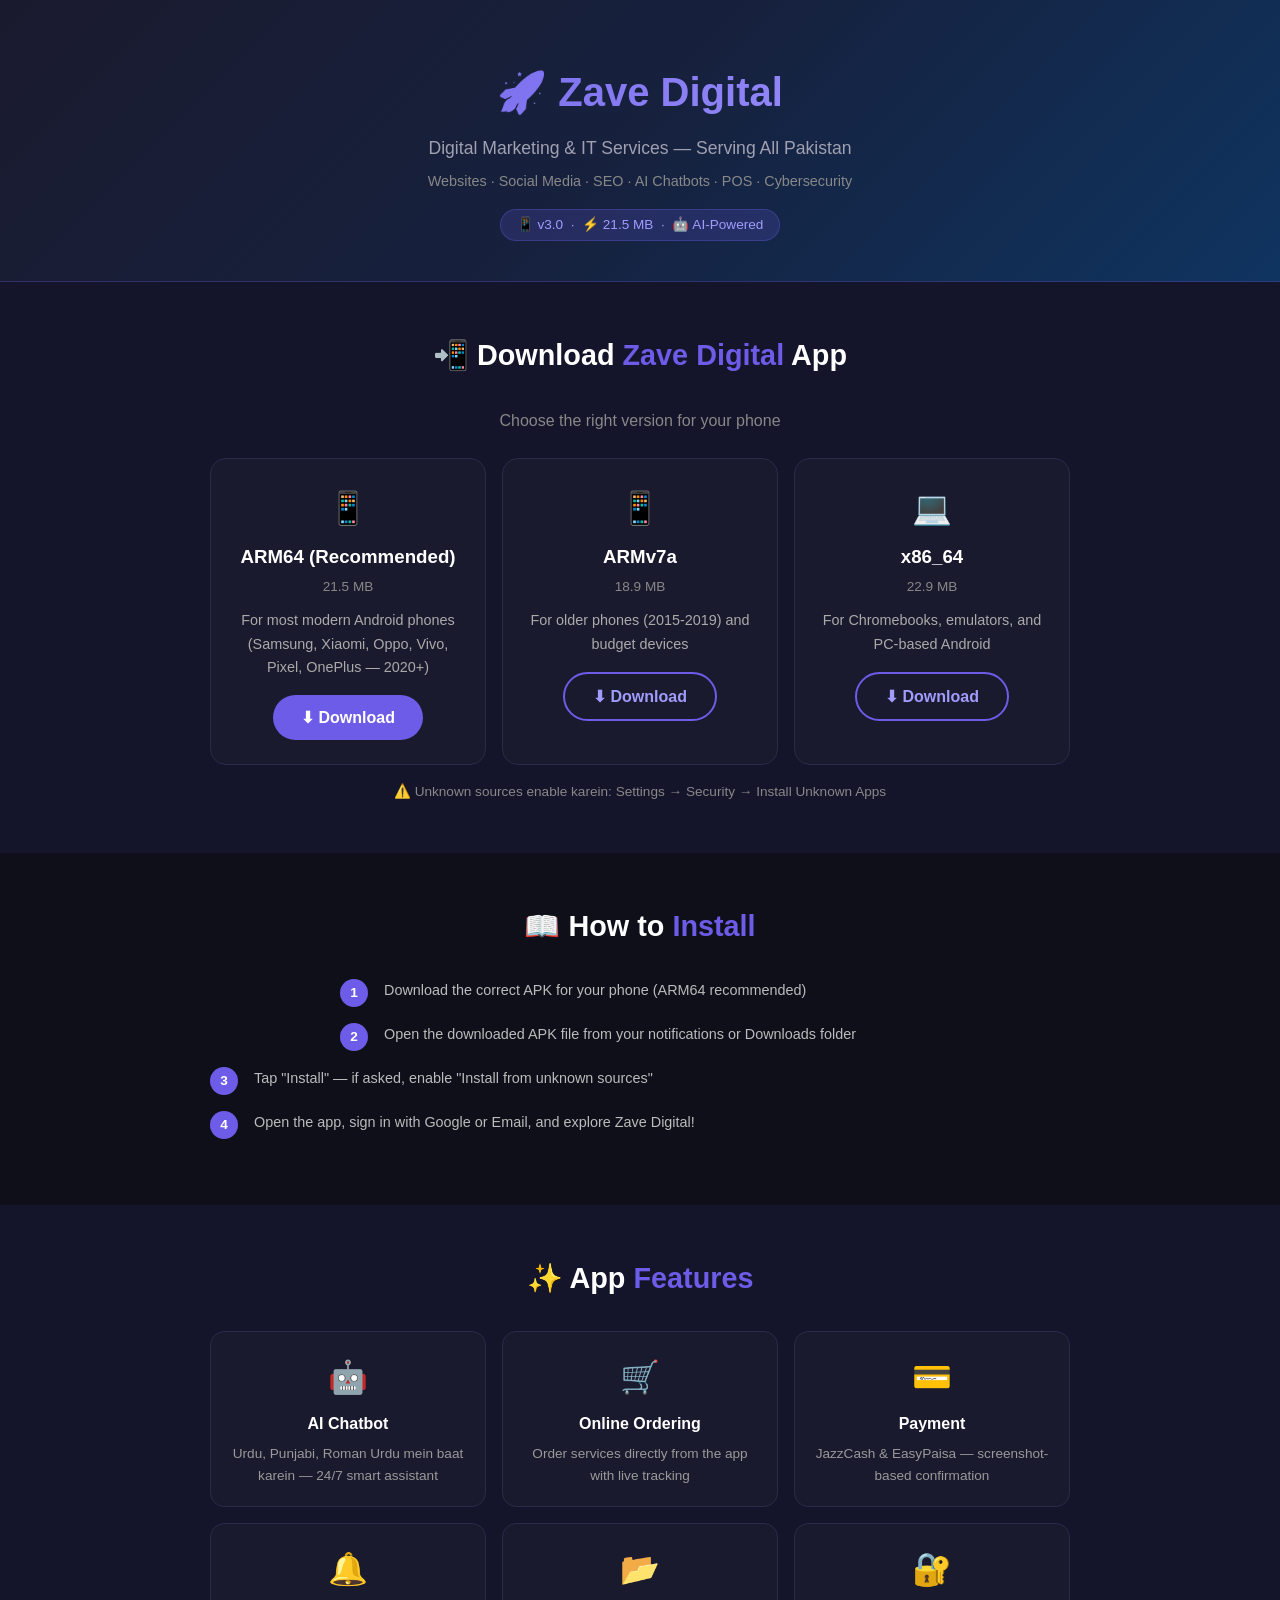
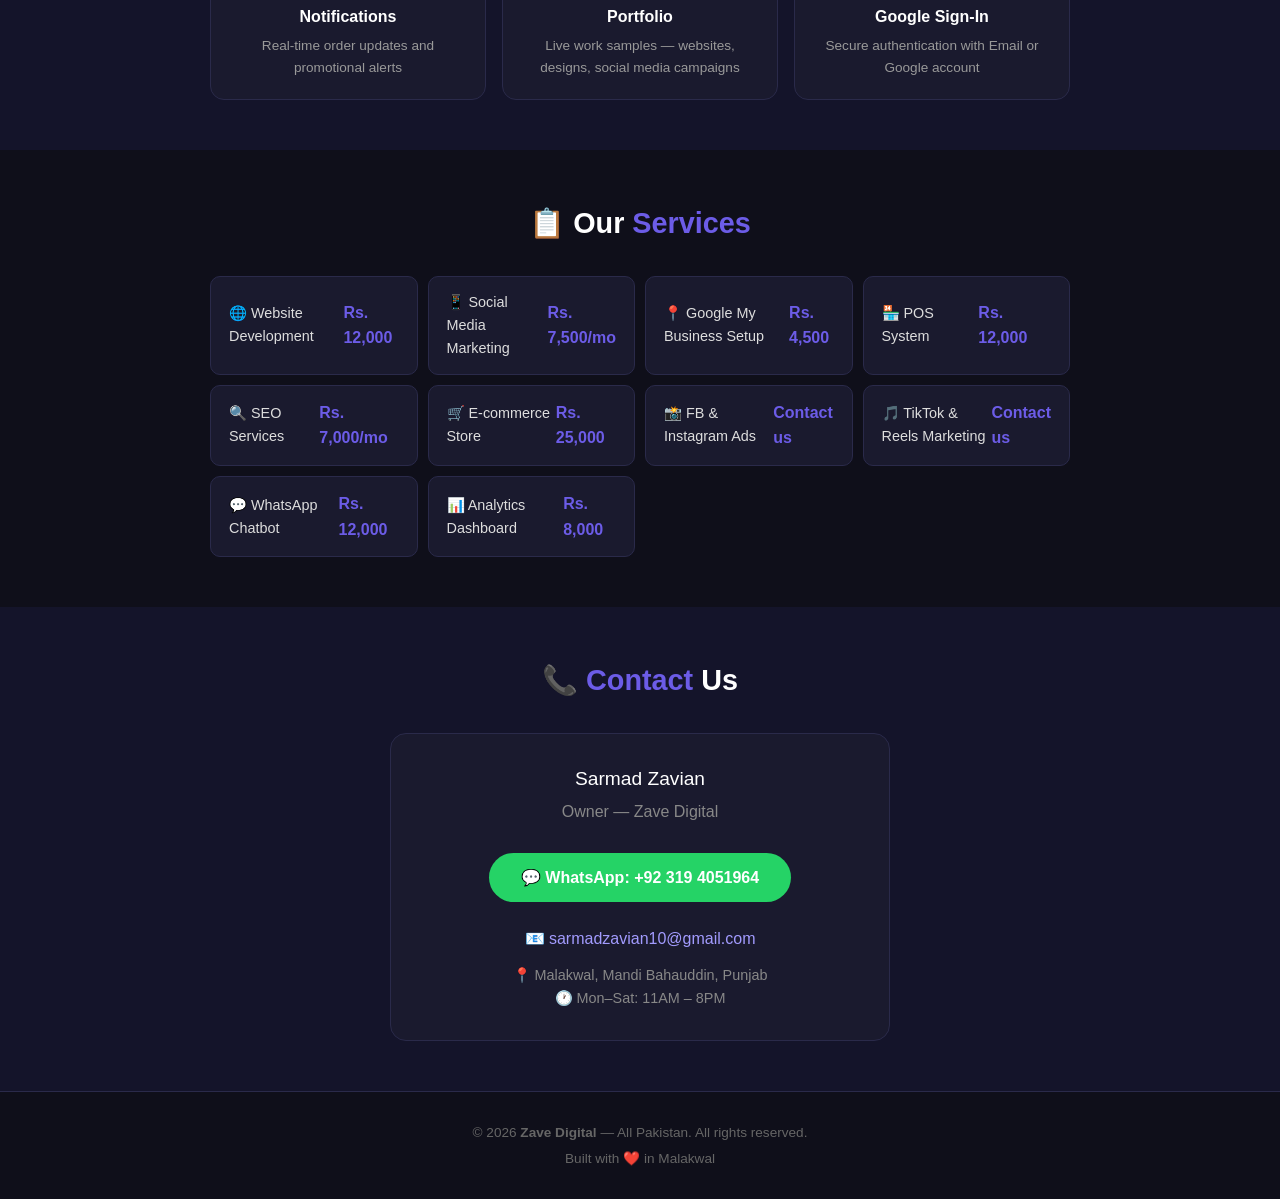
<file: index.html>
<!DOCTYPE html>
<html lang="en">
<head>
    <meta charset="UTF-8">
    <meta name="viewport" content="width=device-width, initial-scale=1.0">
    <title>Zave Digital — Your Digital Growth Partner</title>
    <meta name="description" content="Zave Digital — Digital Marketing, Web Development, AI Chatbots & IT Services across Pakistan.">
    <link rel="icon" type="image/svg+xml" href="data:image/svg+xml,<svg xmlns='http://www.w3.org/2000/svg' viewBox='0 0 100 100'><text y='.9em' font-size='90'>🚀</text></svg>">
    <style>
        * { margin: 0; padding: 0; box-sizing: border-box; }
        body {
            font-family: -apple-system, BlinkMacSystemFont, 'Segoe UI', Roboto, Oxygen, sans-serif;
            background: #0f0f1a;
            color: #e0e0e0;
            line-height: 1.6;
        }
        .container { max-width: 900px; margin: 0 auto; padding: 0 20px; }

        /* Hero */
        .hero {
            background: linear-gradient(135deg, #1a1a2e 0%, #16213e 50%, #0f3460 100%);
            padding: 60px 0 40px;
            text-align: center;
            border-bottom: 1px solid rgba(108, 92, 231, 0.3);
        }
        .hero h1 {
            font-size: 2.5em;
            background: linear-gradient(135deg, #6C5CE7, #a29bfe);
            -webkit-background-clip: text;
            -webkit-text-fill-color: transparent;
            background-clip: text;
            margin-bottom: 10px;
        }
        .hero p { font-size: 1.1em; color: #a0a0b0; margin-bottom: 8px; }
        .hero .badge {
            display: inline-block;
            background: rgba(108, 92, 231, 0.2);
            color: #a29bfe;
            padding: 4px 16px;
            border-radius: 20px;
            font-size: 0.85em;
            border: 1px solid rgba(108, 92, 231, 0.3);
            margin-top: 8px;
        }

        /* Sections */
        section { padding: 50px 0; }
        section:nth-child(even) { background: #14142a; }
        h2 {
            text-align: center;
            font-size: 1.8em;
            color: #fff;
            margin-bottom: 30px;
        }
        h2 span { color: #6C5CE7; }

        /* Download Cards */
        .download-grid {
            display: grid;
            grid-template-columns: repeat(auto-fit, minmax(250px, 1fr));
            gap: 16px;
            margin: 0 auto;
        }
        .download-card {
            background: #1a1a2e;
            border: 1px solid #2a2a4a;
            border-radius: 16px;
            padding: 24px;
            text-align: center;
            transition: transform 0.2s, border-color 0.2s;
        }
        .download-card:hover {
            transform: translateY(-4px);
            border-color: #6C5CE7;
        }
        .download-card .icon { font-size: 2em; margin-bottom: 8px; }
        .download-card h3 { color: #fff; margin-bottom: 4px; }
        .download-card .size { color: #888; font-size: 0.85em; margin-bottom: 12px; }
        .download-card .desc { color: #aaa; font-size: 0.9em; margin-bottom: 16px; }
        .btn {
            display: inline-block;
            background: #6C5CE7;
            color: white;
            padding: 10px 28px;
            border-radius: 30px;
            text-decoration: none;
            font-weight: 600;
            transition: background 0.2s, transform 0.2s;
        }
        .btn:hover { background: #5a4bd1; transform: scale(1.05); }
        .btn-secondary {
            background: transparent;
            border: 2px solid #6C5CE7;
            color: #a29bfe;
        }
        .btn-secondary:hover { background: rgba(108, 92, 231, 0.1); }

        /* Features */
        .features-grid {
            display: grid;
            grid-template-columns: repeat(auto-fit, minmax(220px, 1fr));
            gap: 16px;
        }
        .feature-card {
            background: #1a1a2e;
            border: 1px solid #2a2a4a;
            border-radius: 14px;
            padding: 20px;
            text-align: center;
        }
        .feature-card .emoji { font-size: 2em; margin-bottom: 8px; }
        .feature-card h3 { color: #fff; font-size: 1em; margin-bottom: 6px; }
        .feature-card p { color: #999; font-size: 0.85em; }

        /* Services */
        .service-list {
            display: grid;
            grid-template-columns: repeat(auto-fit, minmax(200px, 1fr));
            gap: 10px;
        }
        .service-item {
            background: #1a1a2e;
            border: 1px solid #2a2a4a;
            border-radius: 10px;
            padding: 14px 18px;
            display: flex;
            justify-content: space-between;
            align-items: center;
        }
        .service-item .name { color: #ddd; font-size: 0.9em; }
        .service-item .price { color: #6C5CE7; font-weight: 700; }

        /* Contact */
        .contact-info {
            text-align: center;
            background: #1a1a2e;
            border: 1px solid #2a2a4a;
            border-radius: 16px;
            padding: 30px;
            max-width: 500px;
            margin: 0 auto;
        }
        .contact-info a {
            color: #a29bfe;
            text-decoration: none;
        }
        .contact-info a:hover { text-decoration: underline; }
        .contact-info .whatsapp-btn {
            display: inline-block;
            background: #25D366;
            color: white;
            padding: 12px 32px;
            border-radius: 30px;
            text-decoration: none;
            font-weight: 600;
            margin: 12px 0;
        }
        .contact-info .whatsapp-btn:hover { background: #20bd59; }

        /* How to install */
        .install-steps {
            max-width: 600px;
            margin: 0 auto;
        }
        .install-step {
            display: flex;
            gap: 16px;
            margin-bottom: 16px;
            align-items: flex-start;
        }
        .install-step .num {
            background: #6C5CE7;
            color: white;
            width: 28px;
            height: 28px;
            border-radius: 50%;
            display: flex;
            align-items: center;
            justify-content: center;
            font-weight: 700;
            font-size: 0.85em;
            flex-shrink: 0;
        }
        .install-step p { color: #bbb; font-size: 0.9em; }

        /* Footer */
        footer {
            text-align: center;
            padding: 30px 0;
            border-top: 1px solid #2a2a4a;
            color: #666;
            font-size: 0.85em;
        }

        /* Responsive */
        @media (max-width: 600px) {
            .hero h1 { font-size: 1.8em; }
            h2 { font-size: 1.4em; }
            .download-grid { grid-template-columns: 1fr; }
        }
    </style>
</head>
<body>

<!-- Hero -->
<div class="hero">
    <div class="container">
        <h1>🚀 Zave Digital</h1>
        <p>Digital Marketing & IT Services — Serving All Pakistan</p>
        <p style="color: #888; font-size: 0.9em;">Websites · Social Media · SEO · AI Chatbots · POS · Cybersecurity</p>
        <div class="badge">
            <span>📱</span> v3.0 &nbsp;·&nbsp; <span>⚡</span> 21.5 MB &nbsp;·&nbsp; <span>🤖</span> AI-Powered
        </div>
    </div>
</div>

<!-- Download -->
<section>
    <div class="container">
        <h2>📲 Download <span>Zave Digital</span> App</h2>
        <p style="text-align: center; color: #888; margin-bottom: 24px;">
            Choose the right version for your phone
        </p>
        <div class="download-grid">
            <div class="download-card">
                <div class="icon">📱</div>
                <h3>ARM64 (Recommended)</h3>
                <div class="size">21.5 MB</div>
                <div class="desc">For most modern Android phones (Samsung, Xiaomi, Oppo, Vivo, Pixel, OnePlus — 2020+)</div>
                <a href="downloads/ZaveDigital-v3.0-arm64.apk" class="btn" download>⬇ Download</a>
            </div>
            <div class="download-card">
                <div class="icon">📱</div>
                <h3>ARMv7a</h3>
                <div class="size">18.9 MB</div>
                <div class="desc">For older phones (2015-2019) and budget devices</div>
                <a href="downloads/ZaveDigital-v3.0-armeabi.apk" class="btn btn-secondary" download>⬇ Download</a>
            </div>
            <div class="download-card">
                <div class="icon">💻</div>
                <h3>x86_64</h3>
                <div class="size">22.9 MB</div>
                <div class="desc">For Chromebooks, emulators, and PC-based Android</div>
                <a href="downloads/ZaveDigital-v3.0-x86_64.apk" class="btn btn-secondary" download>⬇ Download</a>
            </div>
        </div>
        <p style="text-align: center; margin-top: 16px; color: #888; font-size: 0.85em;">
            ⚠️ Unknown sources enable karein: Settings → Security → Install Unknown Apps
        </p>
    </div>
</section>

<!-- How to Install -->
<section>
    <div class="container">
        <h2>📖 How to <span>Install</span></h2>
        <div class="install-steps">
            <div class="install-step">
                <div class="num">1</div>
                <p>Download the correct APK for your phone (ARM64 recommended)</p>
            </div>
            <div class="install-step">
                <div class="num">2</div>
                <p>Open the downloaded APK file from your notifications or Downloads folder</div>
            </div>
            <div class="install-step">
                <div class="num">3</div>
                <p>Tap "Install" — if asked, enable "Install from unknown sources"</p>
            </div>
            <div class="install-step">
                <div class="num">4</div>
                <p>Open the app, sign in with Google or Email, and explore Zave Digital!</p>
            </div>
        </div>
    </div>
</section>

<!-- Features -->
<section>
    <div class="container">
        <h2>✨ App <span>Features</span></h2>
        <div class="features-grid">
            <div class="feature-card">
                <div class="emoji">🤖</div>
                <h3>AI Chatbot</h3>
                <p>Urdu, Punjabi, Roman Urdu mein baat karein — 24/7 smart assistant</p>
            </div>
            <div class="feature-card">
                <div class="emoji">🛒</div>
                <h3>Online Ordering</h3>
                <p>Order services directly from the app with live tracking</p>
            </div>
            <div class="feature-card">
                <div class="emoji">💳</div>
                <h3>Payment</h3>
                <p>JazzCash & EasyPaisa — screenshot-based confirmation</p>
            </div>
            <div class="feature-card">
                <div class="emoji">🔔</div>
                <h3>Notifications</h3>
                <p>Real-time order updates and promotional alerts</p>
            </div>
            <div class="feature-card">
                <div class="emoji">📂</div>
                <h3>Portfolio</h3>
                <p>Live work samples — websites, designs, social media campaigns</p>
            </div>
            <div class="feature-card">
                <div class="emoji">🔐</div>
                <h3>Google Sign-In</h3>
                <p>Secure authentication with Email or Google account</p>
            </div>
        </div>
    </div>
</section>

<!-- Services -->
<section>
    <div class="container">
        <h2>📋 Our <span>Services</span></h2>
        <div class="service-list">
            <div class="service-item"><span class="name">🌐 Website Development</span><span class="price">Rs. 12,000</span></div>
            <div class="service-item"><span class="name">📱 Social Media Marketing</span><span class="price">Rs. 7,500/mo</span></div>
            <div class="service-item"><span class="name">📍 Google My Business Setup</span><span class="price">Rs. 4,500</span></div>
            <div class="service-item"><span class="name">🏪 POS System</span><span class="price">Rs. 12,000</span></div>
            <div class="service-item"><span class="name">🔍 SEO Services</span><span class="price">Rs. 7,000/mo</span></div>
            <div class="service-item"><span class="name">🛒 E-commerce Store</span><span class="price">Rs. 25,000</span></div>
            <div class="service-item"><span class="name">📸 FB & Instagram Ads</span><span class="price">Contact us</span></div>
            <div class="service-item"><span class="name">🎵 TikTok & Reels Marketing</span><span class="price">Contact us</span></div>
            <div class="service-item"><span class="name">💬 WhatsApp Chatbot</span><span class="price">Rs. 12,000</span></div>
            <div class="service-item"><span class="name">📊 Analytics Dashboard</span><span class="price">Rs. 8,000</span></div>
        </div>
    </div>
</section>

<!-- Contact -->
<section>
    <div class="container">
        <h2>📞 <span>Contact</span> Us</h2>
        <div class="contact-info">
            <p style="font-size: 1.2em; color: #fff; margin-bottom: 4px;">Sarmad Zavian</p>
            <p style="color: #888; margin-bottom: 16px;">Owner — Zave Digital</p>
            <a href="https://wa.me/923194051964" class="whatsapp-btn" target="_blank">
                💬 WhatsApp: +92 319 4051964
            </a>
            <p style="margin: 12px 0;">
                📧 <a href="mailto:sarmadzavian10@gmail.com">sarmadzavian10@gmail.com</a>
            </p>
            <p style="color: #888; font-size: 0.9em;">
                📍 Malakwal, Mandi Bahauddin, Punjab<br>
                🕐 Mon–Sat: 11AM – 8PM
            </p>
        </div>
    </div>
</section>

<footer>
    <div class="container">
        <p>© 2026 <strong>Zave Digital</strong> — All Pakistan. All rights reserved.</p>
        <p style="margin-top: 4px;">Built with ❤️ in Malakwal</p>
    </div>
</footer>

</body>
</html>
</file>
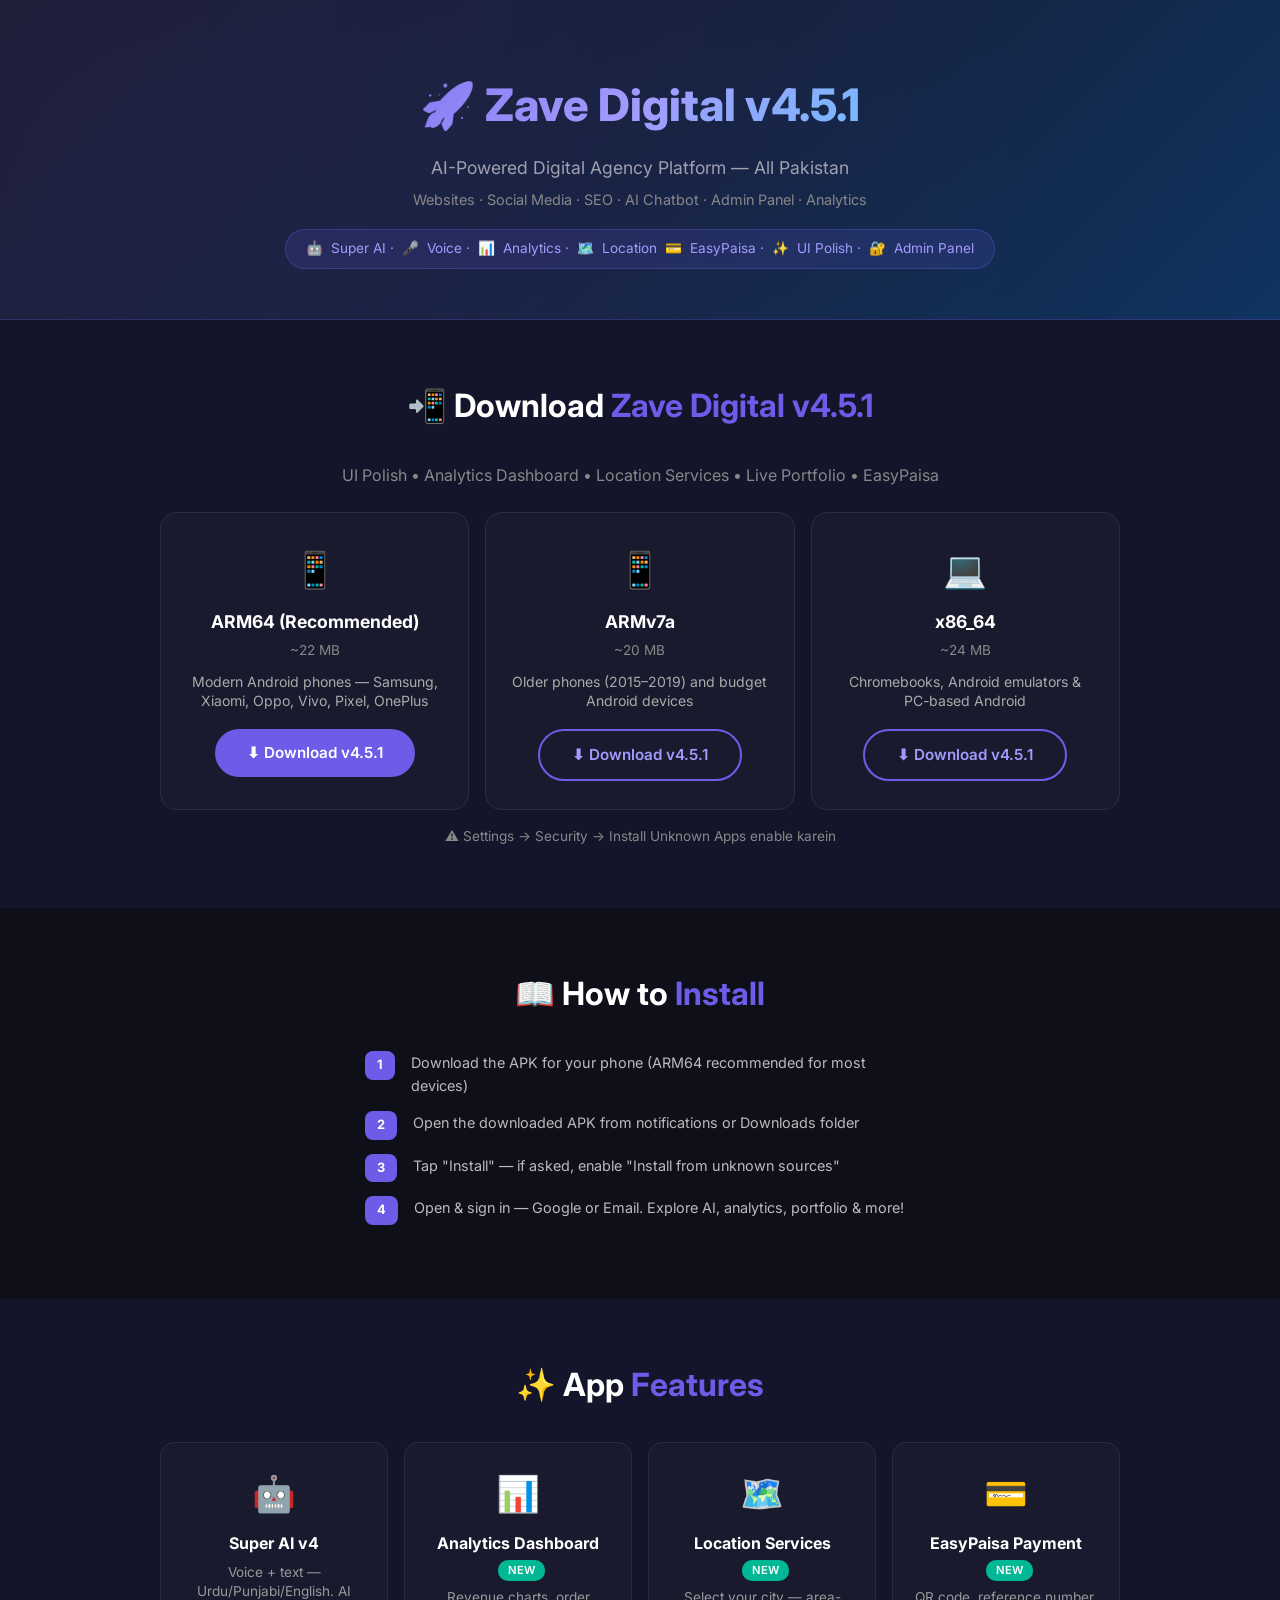
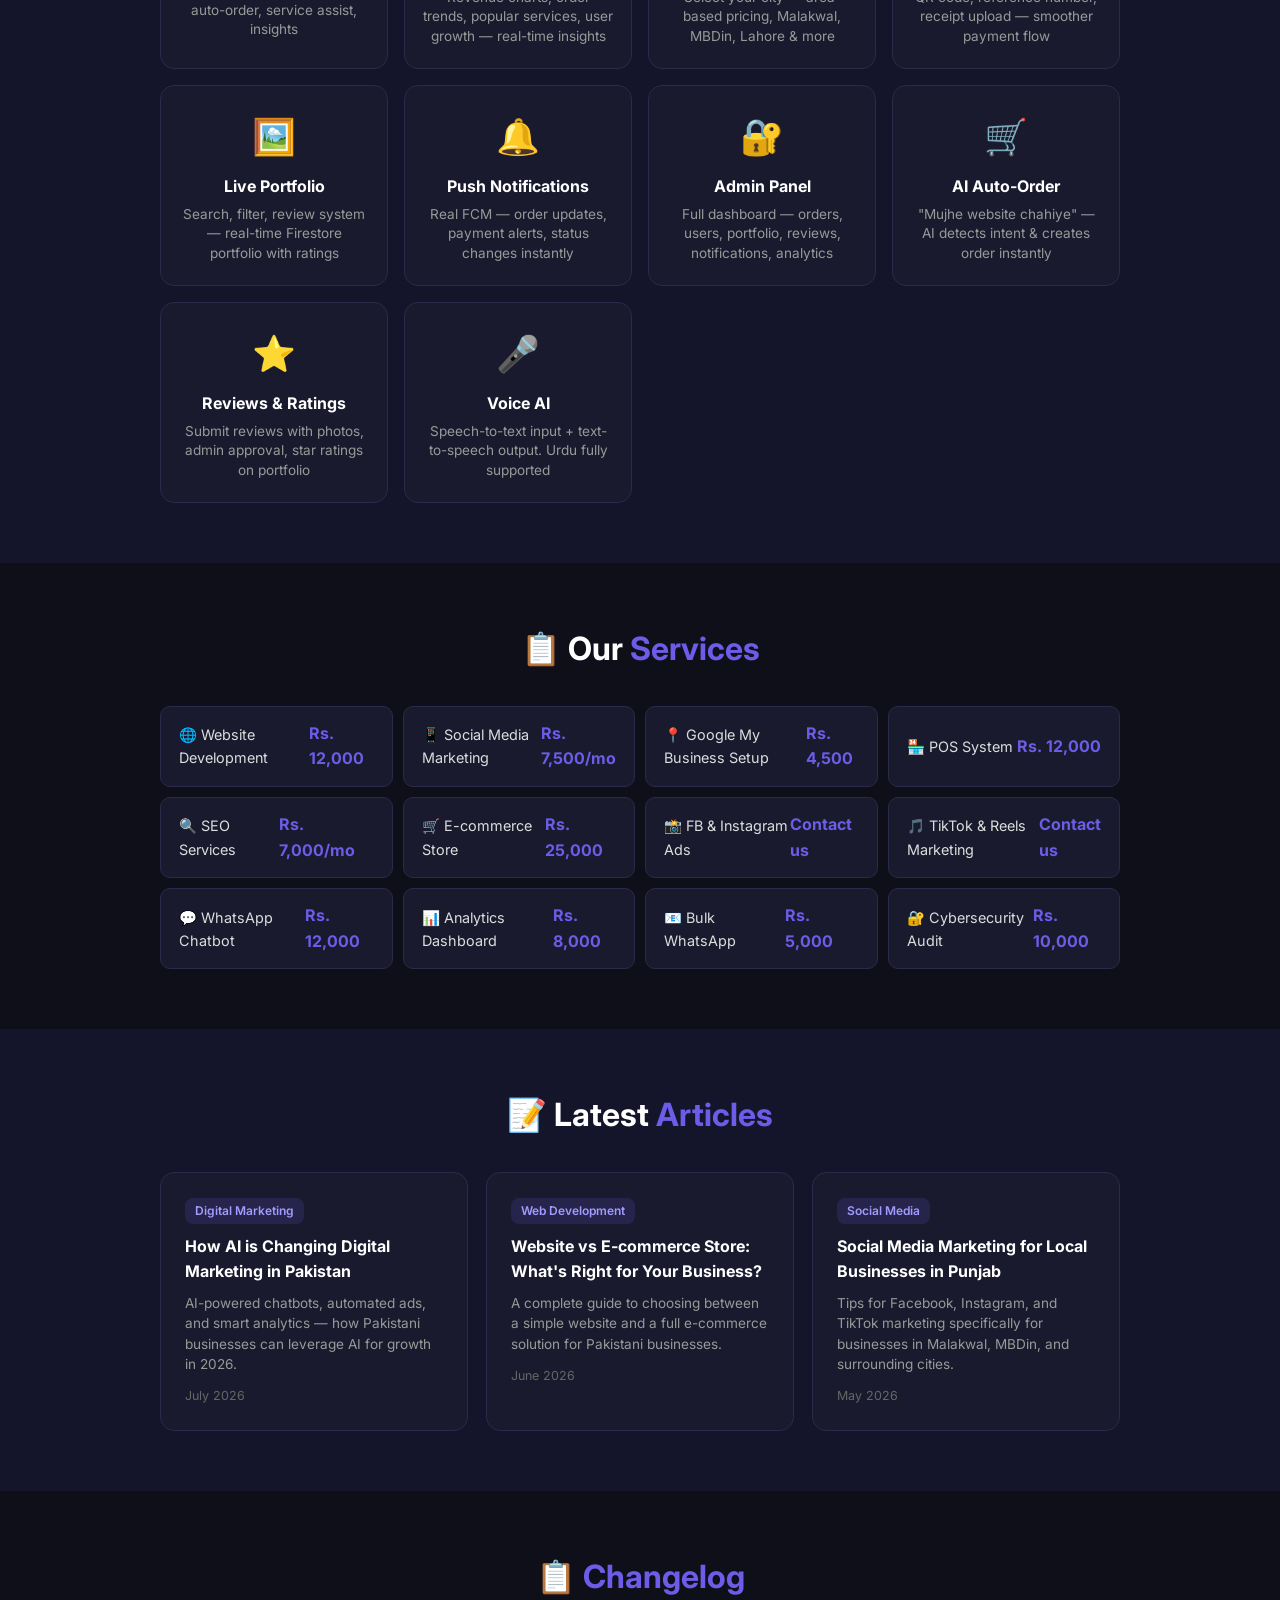
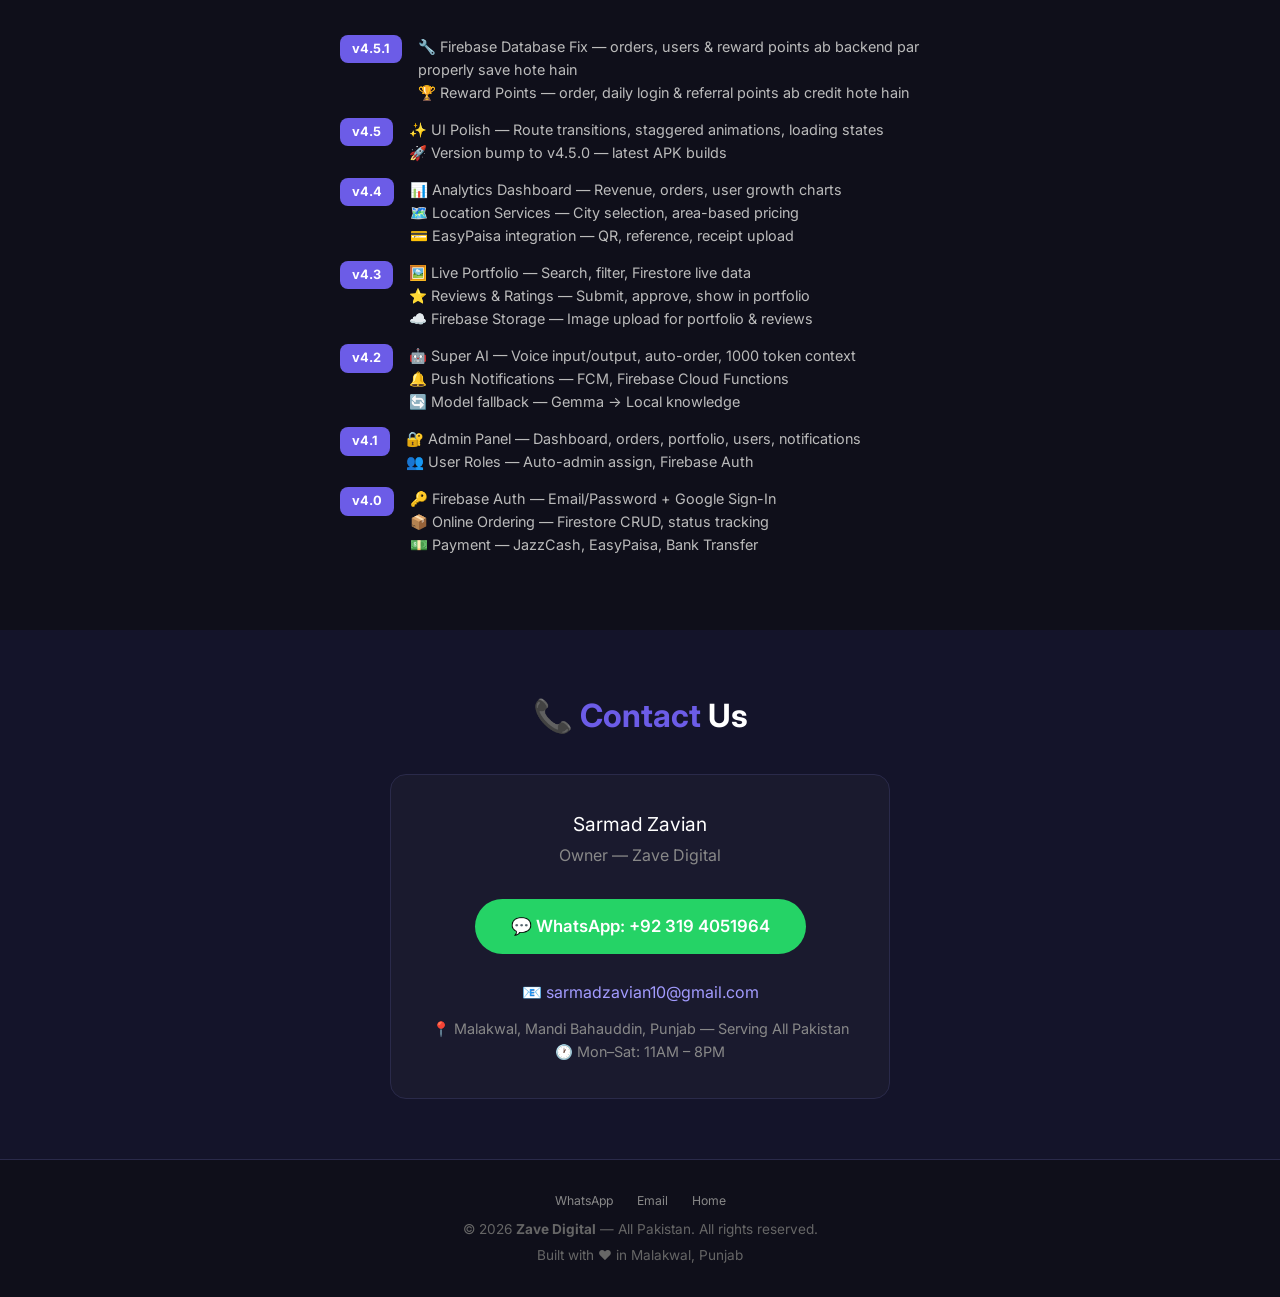
<file: app/index.html>
<!DOCTYPE html>
<html lang="en">
<head>
    <meta charset="UTF-8">
    <meta name="viewport" content="width=device-width, initial-scale=1.0">

    <!-- SEO Primary -->
    <title>Zave Digital v4.5.1 — AI-Powered Digital Agency | Pakistan's Leading App</title>
    <meta name="description" content="Zave Digital v4.5.1 — Super AI Chatbot, Analytics Dashboard, Live Portfolio, EasyPaisa Payment, Admin Panel. Digital marketing, websites, SEO, AI services across Pakistan.">
    <meta name="keywords" content="zave digital, digital agency pakistan, AI chatbot, website development, social media marketing, SEO, malakwal, mandi bahauddin">
    <meta name="author" content="Sarmad Zavian">
    <meta name="robots" content="index, follow">
    <link rel="canonical" href="https://darkred1552-cloud.github.io/zavedigital/app/">

    <!-- Open Graph -->
    <meta property="og:title" content="Zave Digital v4.5.1 — AI-Powered Digital Agency Platform">
    <meta property="og:description" content="Super AI Chatbot, Analytics Dashboard, Live Portfolio, EasyPaisa Payment, Push Notifications & more.">
    <meta property="og:image" content="https://darkred1552-cloud.github.io/zavedigital/assets/og-image.png">
    <meta property="og:url" content="https://darkred1552-cloud.github.io/zavedigital/app/">
    <meta property="og:type" content="website">
    <meta property="og:locale" content="en_PK">

    <!-- Twitter Card -->
    <meta name="twitter:card" content="summary_large_image">
    <meta name="twitter:title" content="Zave Digital v4.5.1 — AI Digital Agency">
    <meta name="twitter:description" content="Super AI, Analytics, Live Portfolio — Pakistan ki digital agency app">

    <!-- PWA -->
    <link rel="manifest" href="manifest.json">
    <meta name="theme-color" content="#6C5CE7">
    <meta name="apple-mobile-web-app-capable" content="yes">
    <meta name="apple-mobile-web-app-status-bar-style" content="black-translucent">
    <meta name="apple-mobile-web-app-title" content="Zave Digital">
    <link rel="apple-touch-icon" href="https://darkred1552-cloud.github.io/zavedigital/assets/icon-192.png">

    <!-- Favicon -->
    <link rel="icon" type="image/svg+xml" href="data:image/svg+xml,<svg xmlns='http://www.w3.org/2000/svg' viewBox='0 0 100 100'><text y='.9em' font-size='90'>🚀</text></svg>">

    <!-- Preload -->
    <link rel="preconnect" href="https://fonts.googleapis.com">
    <link rel="preconnect" href="https://fonts.gstatic.com" crossorigin>
    <link href="https://fonts.googleapis.com/css2?family=Inter:wght@400;500;600;700;800&display=swap" rel="stylesheet">

    <!-- Structured Data -->
    <script type="application/ld+json">
    {
        "@context": "https://schema.org",
        "@type": "SoftwareApplication",
        "name": "Zave Digital",
        "operatingSystem": "Android",
        "applicationCategory": "BusinessApplication",
        "description": "AI-Powered Digital Agency Platform — Websites, Social Media, SEO, AI Chatbot",
        "offers": {
            "@type": "Offer",
            "price": "0",
            "priceCurrency": "PKR"
        },
        "author": {
            "@type": "Person",
            "name": "Sarmad Zavian",
            "email": "sarmadzavian10@gmail.com"
        }
    }
    </script>

    <style>
        * { margin: 0; padding: 0; box-sizing: border-box; }
        html { scroll-behavior: smooth; }
        body {
            font-family: 'Inter', -apple-system, BlinkMacSystemFont, 'Segoe UI', sans-serif;
            background: #0f0f1a;
            color: #e0e0e0;
            line-height: 1.6;
        }
        .container { max-width: 1000px; margin: 0 auto; padding: 0 20px; }

        /* Hero */
        .hero {
            background: linear-gradient(135deg, #1a1a2e 0%, #16213e 50%, #0f3460 100%);
            padding: 70px 0 50px;
            text-align: center;
            border-bottom: 1px solid rgba(108, 92, 231, 0.3);
            position: relative;
            overflow: hidden;
        }
        .hero::before {
            content: '';
            position: absolute;
            top: -50%;
            left: -50%;
            width: 200%;
            height: 200%;
            background: radial-gradient(circle at 30% 50%, rgba(108, 92, 231, 0.08) 0%, transparent 50%);
            animation: pulse 6s ease-in-out infinite;
        }
        @keyframes pulse {
            0%, 100% { transform: scale(1); opacity: 0.5; }
            50% { transform: scale(1.1); opacity: 1; }
        }
        .hero h1 {
            font-size: 2.8em;
            font-weight: 800;
            background: linear-gradient(135deg, #6C5CE7, #a29bfe, #48DBFB);
            -webkit-background-clip: text;
            -webkit-text-fill-color: transparent;
            background-clip: text;
            margin-bottom: 12px;
            position: relative;
        }
        .hero p { font-size: 1.1em; color: #a0a0b0; margin-bottom: 6px; position: relative; }
        .hero .badge {
            display: inline-flex;
            flex-wrap: wrap;
            justify-content: center;
            gap: 8px;
            background: rgba(108, 92, 231, 0.15);
            color: #a29bfe;
            padding: 8px 20px;
            border-radius: 20px;
            font-size: 0.85em;
            border: 1px solid rgba(108, 92, 231, 0.3);
            margin-top: 12px;
            position: relative;
        }
        .hero .badge span { color: #fff; }

        /* Sections */
        section { padding: 60px 0; }
        section:nth-child(even) { background: #14142a; }
        h2 {
            text-align: center;
            font-size: 2em;
            font-weight: 700;
            color: #fff;
            margin-bottom: 32px;
        }
        h2 span { color: #6C5CE7; }

        /* Download Cards */
        .download-grid {
            display: grid;
            grid-template-columns: repeat(auto-fit, minmax(260px, 1fr));
            gap: 16px;
            margin: 0 auto;
        }
        .download-card {
            background: #1a1a2e;
            border: 1px solid #2a2a4a;
            border-radius: 16px;
            padding: 28px 24px;
            text-align: center;
            transition: transform 0.2s, border-color 0.3s;
        }
        .download-card:hover {
            transform: translateY(-6px);
            border-color: #6C5CE7;
        }
        .download-card .icon { font-size: 2.2em; margin-bottom: 10px; }
        .download-card h3 { color: #fff; margin-bottom: 4px; font-size: 1.1em; }
        .download-card .size { color: #888; font-size: 0.85em; margin-bottom: 10px; }
        .download-card .desc { color: #aaa; font-size: 0.88em; margin-bottom: 18px; line-height: 1.4; }
        .btn {
            display: inline-block;
            background: #6C5CE7;
            color: white;
            padding: 12px 32px;
            border-radius: 30px;
            text-decoration: none;
            font-weight: 600;
            font-size: 0.95em;
            transition: background 0.2s, transform 0.2s;
        }
        .btn:hover { background: #5a4bd1; transform: scale(1.05); }
        .btn-secondary {
            background: transparent;
            border: 2px solid #6C5CE7;
            color: #a29bfe;
        }
        .btn-secondary:hover { background: rgba(108, 92, 231, 0.12); }

        /* Features Grid */
        .features-grid {
            display: grid;
            grid-template-columns: repeat(auto-fit, minmax(220px, 1fr));
            gap: 16px;
        }
        .feature-card {
            background: #1a1a2e;
            border: 1px solid #2a2a4a;
            border-radius: 14px;
            padding: 22px 18px;
            text-align: center;
            transition: border-color 0.2s;
        }
        .feature-card:hover { border-color: #6C5CE7; }
        .feature-card .emoji { font-size: 2.2em; margin-bottom: 10px; }
        .feature-card h3 { color: #fff; font-size: 1em; margin-bottom: 6px; }
        .feature-card p { color: #999; font-size: 0.85em; line-height: 1.4; }

        /* What's New Badge */
        .new-badge {
            display: inline-block;
            background: #00B894;
            color: white;
            font-size: 0.7em;
            padding: 2px 10px;
            border-radius: 10px;
            font-weight: 600;
            margin-left: 6px;
            vertical-align: middle;
        }

        /* Services */
        .service-list {
            display: grid;
            grid-template-columns: repeat(auto-fit, minmax(220px, 1fr));
            gap: 10px;
        }
        .service-item {
            background: #1a1a2e;
            border: 1px solid #2a2a4a;
            border-radius: 10px;
            padding: 14px 18px;
            display: flex;
            justify-content: space-between;
            align-items: center;
            transition: border-color 0.2s;
        }
        .service-item:hover { border-color: #6C5CE7; }
        .service-item .name { color: #ddd; font-size: 0.9em; }
        .service-item .price { color: #6C5CE7; font-weight: 700; }

        /* Blog */
        .blog-grid {
            display: grid;
            grid-template-columns: repeat(auto-fit, minmax(260px, 1fr));
            gap: 18px;
        }
        .blog-card {
            background: #1a1a2e;
            border: 1px solid #2a2a4a;
            border-radius: 14px;
            padding: 24px;
            transition: transform 0.2s, border-color 0.2s;
        }
        .blog-card:hover {
            transform: translateY(-4px);
            border-color: #6C5CE7;
        }
        .blog-card .tag {
            display: inline-block;
            background: rgba(108, 92, 231, 0.15);
            color: #a29bfe;
            font-size: 0.75em;
            padding: 3px 10px;
            border-radius: 8px;
            margin-bottom: 10px;
            font-weight: 600;
        }
        .blog-card h3 { color: #fff; font-size: 1em; margin-bottom: 8px; }
        .blog-card p { color: #999; font-size: 0.85em; line-height: 1.5; }
        .blog-card .date {
            display: block;
            margin-top: 12px;
            color: #666;
            font-size: 0.78em;
        }

        /* Changelog */
        .changelog {
            max-width: 600px;
            margin: 0 auto;
        }
        .changelog-item {
            display: flex;
            gap: 16px;
            margin-bottom: 14px;
            align-items: flex-start;
        }
        .changelog-item .version {
            background: #6C5CE7;
            color: white;
            padding: 4px 12px;
            border-radius: 8px;
            font-weight: 700;
            font-size: 0.8em;
            white-space: nowrap;
            flex-shrink: 0;
        }
        .changelog-item p { color: #bbb; font-size: 0.9em; }

        /* Contact */
        .contact-info {
            text-align: center;
            background: #1a1a2e;
            border: 1px solid #2a2a4a;
            border-radius: 16px;
            padding: 34px;
            max-width: 500px;
            margin: 0 auto;
        }
        .contact-info a { color: #a29bfe; text-decoration: none; }
        .contact-info a:hover { text-decoration: underline; }
        .contact-info .whatsapp-btn {
            display: inline-block;
            background: #25D366;
            color: white;
            padding: 14px 36px;
            border-radius: 30px;
            text-decoration: none;
            font-weight: 600;
            font-size: 1.05em;
            margin: 14px 0;
            transition: background 0.2s, transform 0.2s;
        }
        .contact-info .whatsapp-btn:hover { background: #20bd59; transform: scale(1.05); }

        /* Footer */
        footer {
            text-align: center;
            padding: 30px 0;
            border-top: 1px solid #2a2a4a;
            color: #666;
            font-size: 0.85em;
        }
        footer a { color: #6C5CE7; text-decoration: none; }
        .footer-links { margin-bottom: 8px; }
        .footer-links a { color: #888; margin: 0 10px; font-size: 0.9em; }

        /* Responsive */
        @media (max-width: 600px) {
            .hero h1 { font-size: 1.9em; }
            h2 { font-size: 1.5em; }
            .download-grid { grid-template-columns: 1fr; }
            .features-grid { grid-template-columns: 1fr 1fr; }
            .blog-grid { grid-template-columns: 1fr; }
        }
    </style>
</head>
<body>

<!-- Hero -->
<div class="hero">
    <div class="container">
        <h1>🚀 Zave Digital v4.5.1</h1>
        <p>AI-Powered Digital Agency Platform — All Pakistan</p>
        <p style="color: #888; font-size: 0.9em;">Websites · Social Media · SEO · AI Chatbot · Admin Panel · Analytics</p>
        <div class="badge">
            <span>🤖</span> Super AI · <span>🎤</span> Voice · <span>📊</span> Analytics · <span>🗺️</span> Location
            <span>💳</span> EasyPaisa · <span>✨</span> UI Polish · <span>🔐</span> Admin Panel
        </div>
    </div>
</div>

<!-- Download -->
<section>
    <div class="container">
        <h2>📲 Download <span>Zave Digital v4.5.1</span></h2>
        <p style="text-align: center; color: #888; margin-bottom: 24px;">
            UI Polish &bull; Analytics Dashboard &bull; Location Services &bull; Live Portfolio &bull; EasyPaisa
        </p>
        <div class="download-grid">
            <div class="download-card">
                <div class="icon">📱</div>
                <h3>ARM64 (Recommended)</h3>
                <div class="size">~22 MB</div>
                <div class="desc">Modern Android phones — Samsung, Xiaomi, Oppo, Vivo, Pixel, OnePlus</div>
                <a href="downloads/ZaveDigital-v4.5.1-arm64.apk" class="btn" download>⬇ Download v4.5.1</a>
            </div>
            <div class="download-card">
                <div class="icon">📱</div>
                <h3>ARMv7a</h3>
                <div class="size">~20 MB</div>
                <div class="desc">Older phones (2015–2019) and budget Android devices</div>
                <a href="downloads/ZaveDigital-v4.5.1-armeabi.apk" class="btn btn-secondary" download>⬇ Download v4.5.1</a>
            </div>
            <div class="download-card">
                <div class="icon">💻</div>
                <h3>x86_64</h3>
                <div class="size">~24 MB</div>
                <div class="desc">Chromebooks, Android emulators & PC-based Android</div>
                <a href="downloads/ZaveDigital-v4.5.1-x86_64.apk" class="btn btn-secondary" download>⬇ Download v4.5.1</a>
            </div>
        </div>
        <p style="text-align: center; margin-top: 16px; color: #888; font-size: 0.85em;">
            ⚠️ Settings → Security → Install Unknown Apps enable karein
        </p>
    </div>
</section>

<!-- How to Install -->
<section>
    <div class="container">
        <h2>📖 How to <span>Install</span></h2>
        <div class="changelog" style="max-width: 550px;">
            <div class="changelog-item">
                <div class="version">1</div>
                <p>Download the APK for your phone (ARM64 recommended for most devices)</p>
            </div>
            <div class="changelog-item">
                <div class="version">2</div>
                <p>Open the downloaded APK from notifications or Downloads folder</p>
            </div>
            <div class="changelog-item">
                <div class="version">3</div>
                <p>Tap "Install" — if asked, enable "Install from unknown sources"</p>
            </div>
            <div class="changelog-item">
                <div class="version">4</div>
                <p>Open & sign in — Google or Email. Explore AI, analytics, portfolio & more!</p>
            </div>
        </div>
    </div>
</section>

<!-- Features -->
<section>
    <div class="container">
        <h2>✨ App <span>Features</span></h2>
        <div class="features-grid">
            <div class="feature-card">
                <div class="emoji">🤖</div>
                <h3>Super AI v4</h3>
                <p>Voice + text — Urdu/Punjabi/English. AI auto-order, service assist, insights</p>
            </div>
            <div class="feature-card">
                <div class="emoji">📊</div>
                <h3>Analytics Dashboard <span class="new-badge">NEW</span></h3>
                <p>Revenue charts, order trends, popular services, user growth — real-time insights</p>
            </div>
            <div class="feature-card">
                <div class="emoji">🗺️</div>
                <h3>Location Services <span class="new-badge">NEW</span></h3>
                <p>Select your city — area-based pricing, Malakwal, MBDin, Lahore & more</p>
            </div>
            <div class="feature-card">
                <div class="emoji">💳</div>
                <h3>EasyPaisa Payment <span class="new-badge">NEW</span></h3>
                <p>QR code, reference number, receipt upload — smoother payment flow</p>
            </div>
            <div class="feature-card">
                <div class="emoji">🖼️</div>
                <h3>Live Portfolio</h3>
                <p>Search, filter, review system — real-time Firestore portfolio with ratings</p>
            </div>
            <div class="feature-card">
                <div class="emoji">🔔</div>
                <h3>Push Notifications</h3>
                <p>Real FCM — order updates, payment alerts, status changes instantly</p>
            </div>
            <div class="feature-card">
                <div class="emoji">🔐</div>
                <h3>Admin Panel</h3>
                <p>Full dashboard — orders, users, portfolio, reviews, notifications, analytics</p>
            </div>
            <div class="feature-card">
                <div class="emoji">🛒</div>
                <h3>AI Auto-Order</h3>
                <p>"Mujhe website chahiye" — AI detects intent & creates order instantly</p>
            </div>
            <div class="feature-card">
                <div class="emoji">⭐</div>
                <h3>Reviews & Ratings</h3>
                <p>Submit reviews with photos, admin approval, star ratings on portfolio</p>
            </div>
            <div class="feature-card">
                <div class="emoji">🎤</div>
                <h3>Voice AI</h3>
                <p>Speech-to-text input + text-to-speech output. Urdu fully supported</p>
            </div>
        </div>
    </div>
</section>

<!-- Services -->
<section>
    <div class="container">
        <h2>📋 Our <span>Services</span></h2>
        <div class="service-list">
            <div class="service-item"><span class="name">🌐 Website Development</span><span class="price">Rs. 12,000</span></div>
            <div class="service-item"><span class="name">📱 Social Media Marketing</span><span class="price">Rs. 7,500/mo</span></div>
            <div class="service-item"><span class="name">📍 Google My Business Setup</span><span class="price">Rs. 4,500</span></div>
            <div class="service-item"><span class="name">🏪 POS System</span><span class="price">Rs. 12,000</span></div>
            <div class="service-item"><span class="name">🔍 SEO Services</span><span class="price">Rs. 7,000/mo</span></div>
            <div class="service-item"><span class="name">🛒 E-commerce Store</span><span class="price">Rs. 25,000</span></div>
            <div class="service-item"><span class="name">📸 FB & Instagram Ads</span><span class="price">Contact us</span></div>
            <div class="service-item"><span class="name">🎵 TikTok & Reels Marketing</span><span class="price">Contact us</span></div>
            <div class="service-item"><span class="name">💬 WhatsApp Chatbot</span><span class="price">Rs. 12,000</span></div>
            <div class="service-item"><span class="name">📊 Analytics Dashboard</span><span class="price">Rs. 8,000</span></div>
            <div class="service-item"><span class="name">📧 Bulk WhatsApp</span><span class="price">Rs. 5,000</span></div>
            <div class="service-item"><span class="name">🔐 Cybersecurity Audit</span><span class="price">Rs. 10,000</span></div>
        </div>
    </div>
</section>

<!-- Blog / Articles -->
<section>
    <div class="container">
        <h2>📝 Latest <span>Articles</span></h2>
        <div class="blog-grid">
            <div class="blog-card">
                <div class="tag">Digital Marketing</div>
                <h3>How AI is Changing Digital Marketing in Pakistan</h3>
                <p>AI-powered chatbots, automated ads, and smart analytics — how Pakistani businesses can leverage AI for growth in 2026.</p>
                <span class="date">July 2026</span>
            </div>
            <div class="blog-card">
                <div class="tag">Web Development</div>
                <h3>Website vs E-commerce Store: What's Right for Your Business?</h3>
                <p>A complete guide to choosing between a simple website and a full e-commerce solution for Pakistani businesses.</p>
                <span class="date">June 2026</span>
            </div>
            <div class="blog-card">
                <div class="tag">Social Media</div>
                <h3>Social Media Marketing for Local Businesses in Punjab</h3>
                <p>Tips for Facebook, Instagram, and TikTok marketing specifically for businesses in Malakwal, MBDin, and surrounding cities.</p>
                <span class="date">May 2026</span>
            </div>
        </div>
    </div>
</section>

<!-- Changelog -->
<section>
    <div class="container">
        <h2>📋 <span>Changelog</span></h2>
        <div class="changelog">
            <div class="changelog-item">
                <div class="version">v4.5.1</div>
                <p>🔧 Firebase Database Fix — orders, users & reward points ab backend par properly save hote hain<br>🏆 Reward Points — order, daily login & referral points ab credit hote hain</p>
            </div>
            <div class="changelog-item">
                <div class="version">v4.5</div>
                <p>✨ UI Polish — Route transitions, staggered animations, loading states<br>🚀 Version bump to v4.5.0 — latest APK builds</p>
            </div>
            <div class="changelog-item">
                <div class="version">v4.4</div>
                <p>📊 Analytics Dashboard — Revenue, orders, user growth charts<br>🗺️ Location Services — City selection, area-based pricing<br>💳 EasyPaisa integration — QR, reference, receipt upload</p>
            </div>
            <div class="changelog-item">
                <div class="version">v4.3</div>
                <p>🖼️ Live Portfolio — Search, filter, Firestore live data<br>⭐ Reviews & Ratings — Submit, approve, show in portfolio<br>☁️ Firebase Storage — Image upload for portfolio & reviews</p>
            </div>
            <div class="changelog-item">
                <div class="version">v4.2</div>
                <p>🤖 Super AI — Voice input/output, auto-order, 1000 token context<br>🔔 Push Notifications — FCM, Firebase Cloud Functions<br>🔄 Model fallback — Gemma → Local knowledge</p>
            </div>
            <div class="changelog-item">
                <div class="version">v4.1</div>
                <p>🔐 Admin Panel — Dashboard, orders, portfolio, users, notifications<br>👥 User Roles — Auto-admin assign, Firebase Auth</p>
            </div>
            <div class="changelog-item">
                <div class="version">v4.0</div>
                <p>🔑 Firebase Auth — Email/Password + Google Sign-In<br>📦 Online Ordering — Firestore CRUD, status tracking<br>💵 Payment — JazzCash, EasyPaisa, Bank Transfer</p>
            </div>
        </div>
    </div>
</section>

<!-- Contact -->
<section>
    <div class="container">
        <h2>📞 <span>Contact</span> Us</h2>
        <div class="contact-info">
            <p style="font-size: 1.2em; color: #fff; margin-bottom: 4px;">Sarmad Zavian</p>
            <p style="color: #888; margin-bottom: 16px;">Owner — Zave Digital</p>
            <a href="https://wa.me/923194051964" class="whatsapp-btn" target="_blank" rel="noopener">
                💬 WhatsApp: +92 319 4051964
            </a>
            <p style="margin: 12px 0;">
                📧 <a href="mailto:sarmadzavian10@gmail.com">sarmadzavian10@gmail.com</a>
            </p>
            <p style="color: #888; font-size: 0.9em;">
                📍 Malakwal, Mandi Bahauddin, Punjab — Serving All Pakistan<br>
                🕐 Mon–Sat: 11AM – 8PM
            </p>
        </div>
    </div>
</section>

<!-- Footer -->
<footer>
    <div class="container">
        <div class="footer-links">
            <a href="https://wa.me/923194051964" target="_blank" rel="noopener">WhatsApp</a>
            <a href="mailto:sarmadzavian10@gmail.com">Email</a>
            <a href="#top">Home</a>
        </div>
        <p>© 2026 <strong>Zave Digital</strong> — All Pakistan. All rights reserved.</p>
        <p style="margin-top: 4px;">Built with ❤️ in Malakwal, Punjab</p>
    </div>
</footer>

<!-- Service Worker for PWA -->
<script>
if ('serviceWorker' in navigator) {
    navigator.serviceWorker.register('service-worker.js')
        .then(() => console.log('PWA Service Worker registered'))
        .catch(() => console.log('SW registration skipped (offline or no HTTPS)'));
}
</script>

</body>
</html>
</file>
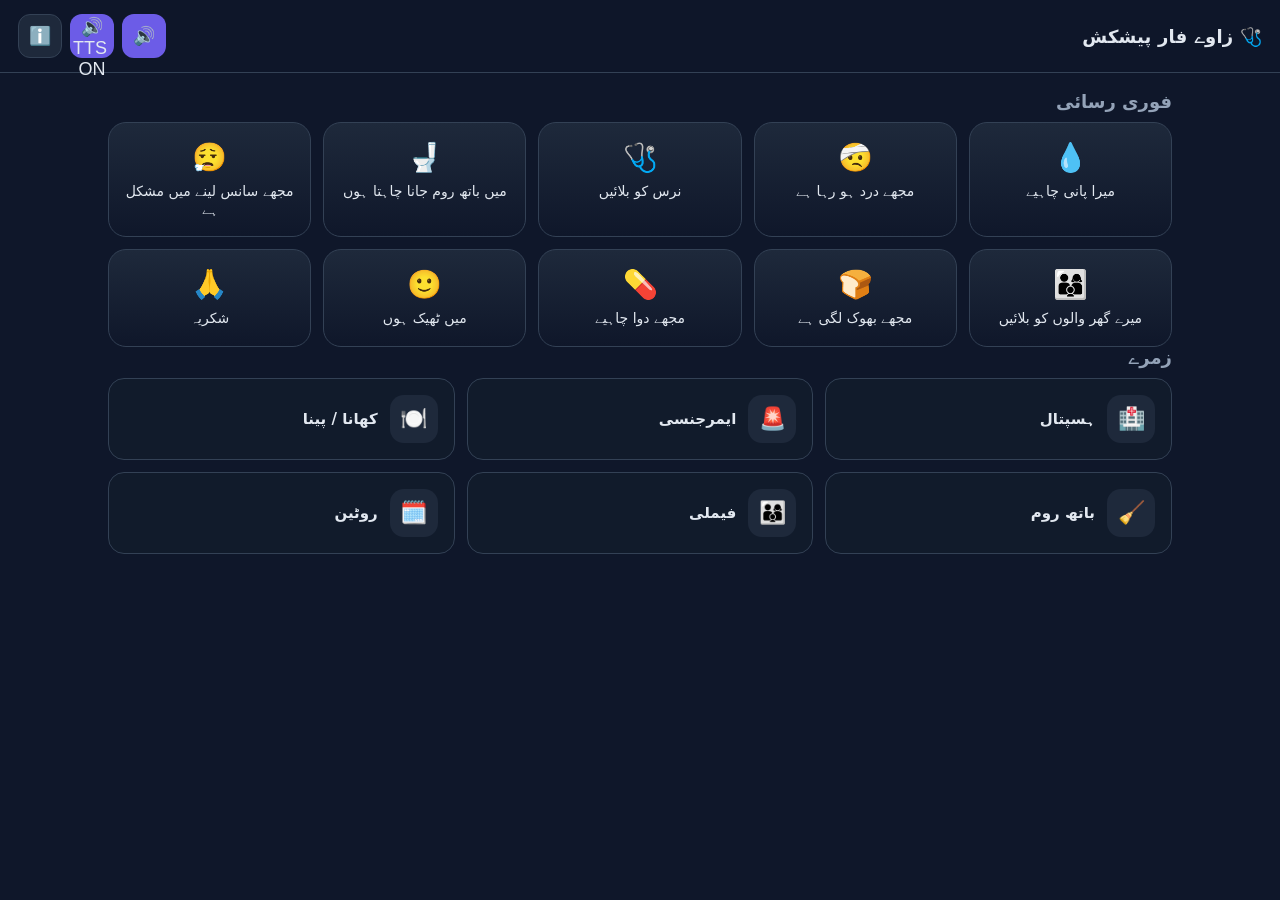
<file: patients/index.html>
<!DOCTYPE html>
<html lang="ur" dir="rtl">
<head>
<meta charset="UTF-8">
<meta name="viewport" content="width=device-width, initial-scale=1.0, maximum-scale=1.0, user-scalable=no">
<title>Zave for Patients — Urdu Voice AAC</title>
<meta name="description" content="Offline Urdu AAC app for speech-impaired patients. Tap a card to speak.">
<meta name="robots" content="index, follow">
<link rel="manifest" href="./manifest.json">
<link rel="icon" href="data:image/svg+xml,<svg xmlns='http://www.w3.org/2000/svg' viewBox='0 0 100 100'><text y='.9em' font-size='90'>🩺</text></svg>">
<meta name="theme-color" content="#0f172a">
<link rel="stylesheet" href="./css/style.css">
</head>
<body>
  <header class="app-header">
    <div class="logo">🩺 <span data-i18n="appTitle">زاوے فار پیشکش</span></div>
    <div style="display:flex;gap:8px">
      <button id="testSoundBtn" aria-label="Test sound" class="icon-btn" style="background:var(--accent2);border-color:transparent">🔊</button>
      <button id="ttsToggle" aria-label="Toggle TTS" class="icon-btn" style="background:var(--accent2);border-color:transparent">🔊 TTS ON</button>
      <button id="infoBtn" aria-label="About" class="icon-btn">ℹ️</button>
    </div>
  </header>

  <main class="container">
    <section class="quick-access">
      <h2 data-i18n="quickTitle">فوری رسائی</h2>
      <div class="cards-grid" id="quickGrid"></div>
    </section>

    <section class="categories">
      <h2 data-i18n="catTitle">زمرے</h2>
      <div class="cat-grid" id="catGrid"></div>
    </section>
  </main>

  <div id="overlay" class="overlay hidden"></div>
  <div id="toast" class="toast hidden"></div>

  <script src="./js/app.js"></script>
</body>
</html>
</file>
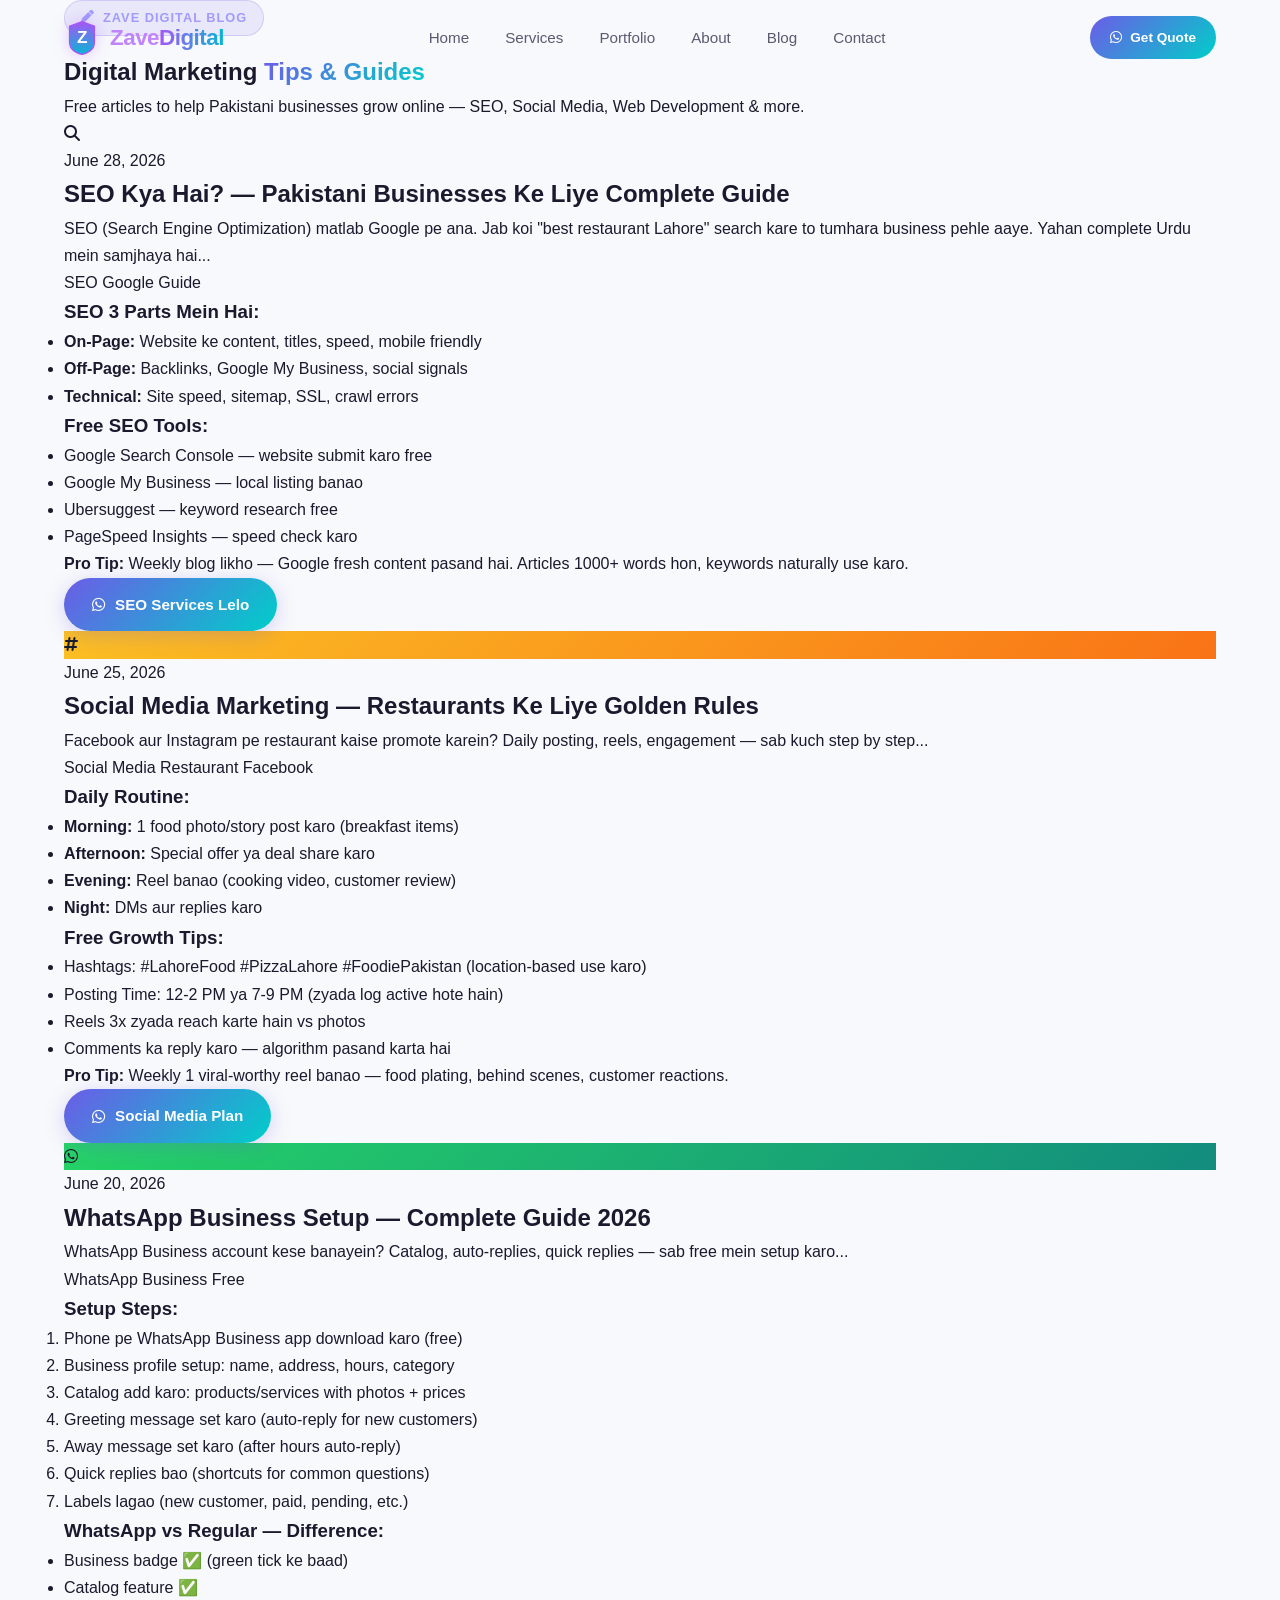
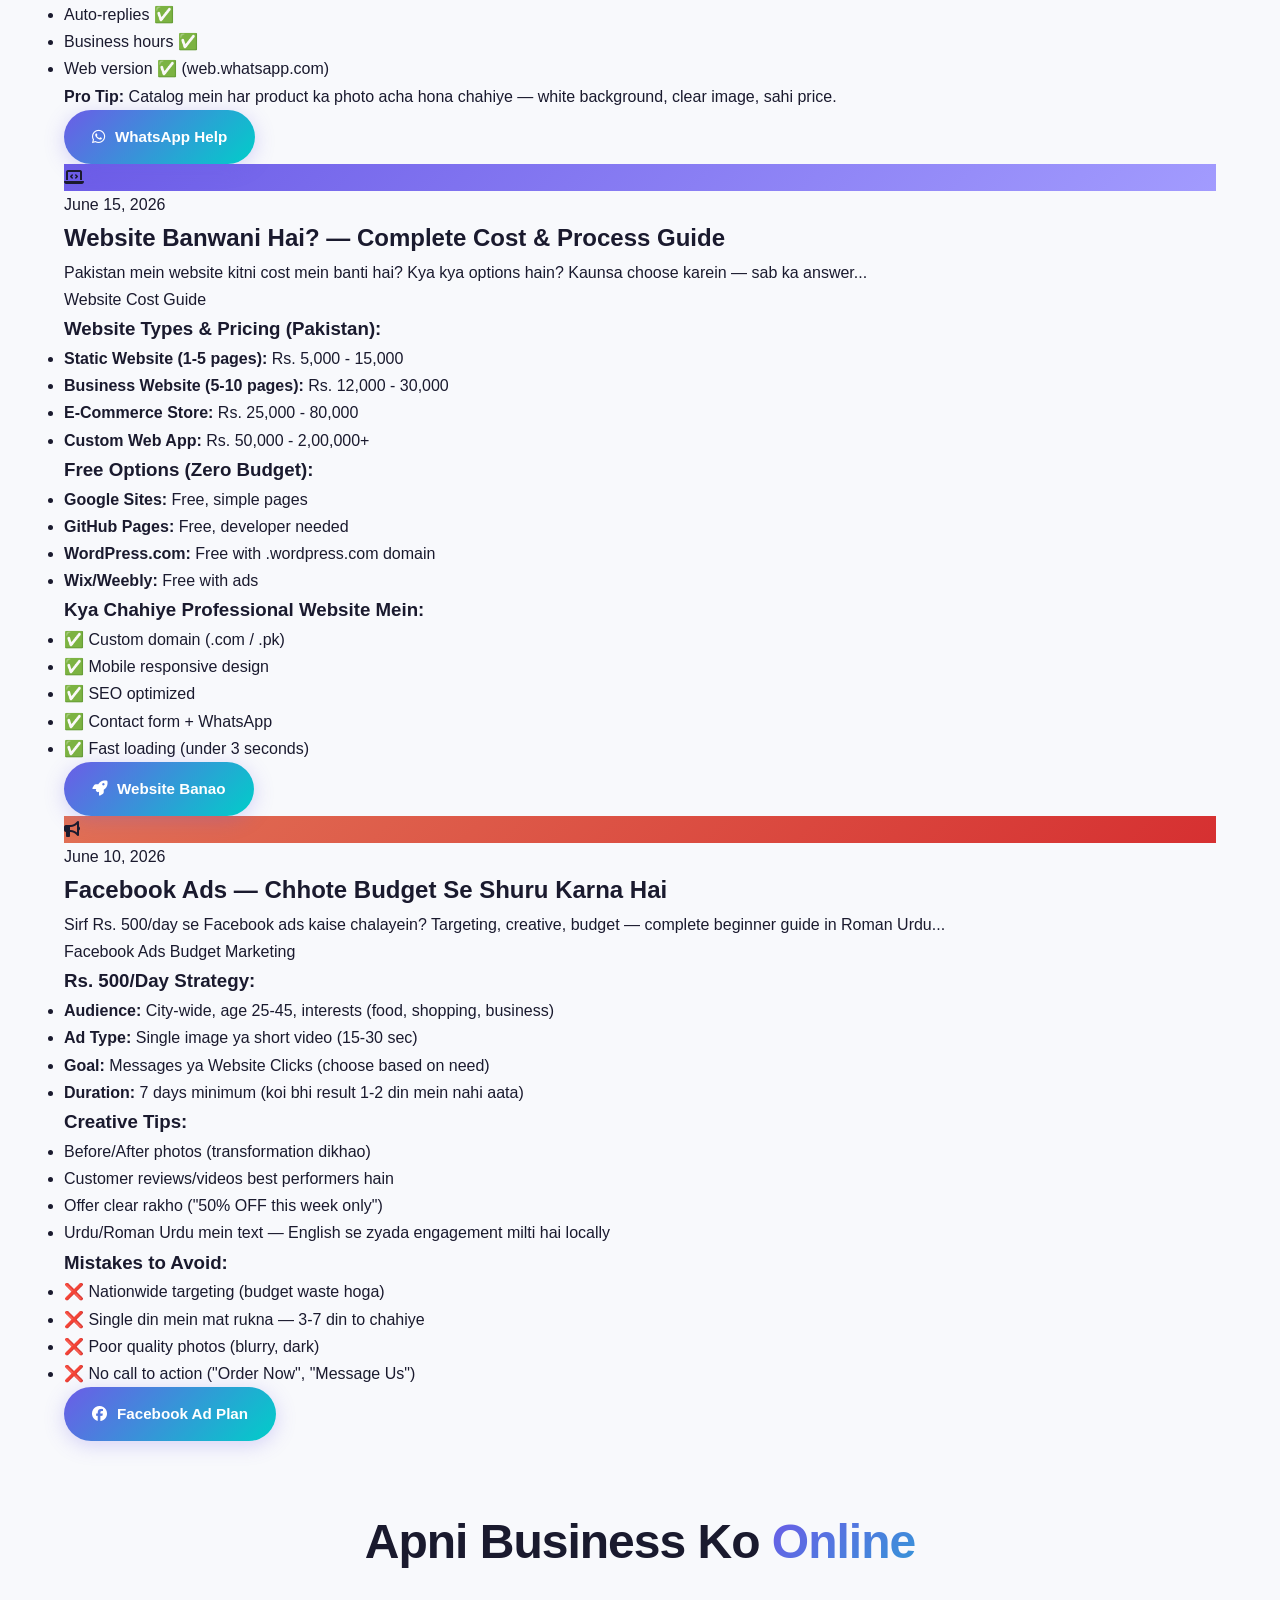
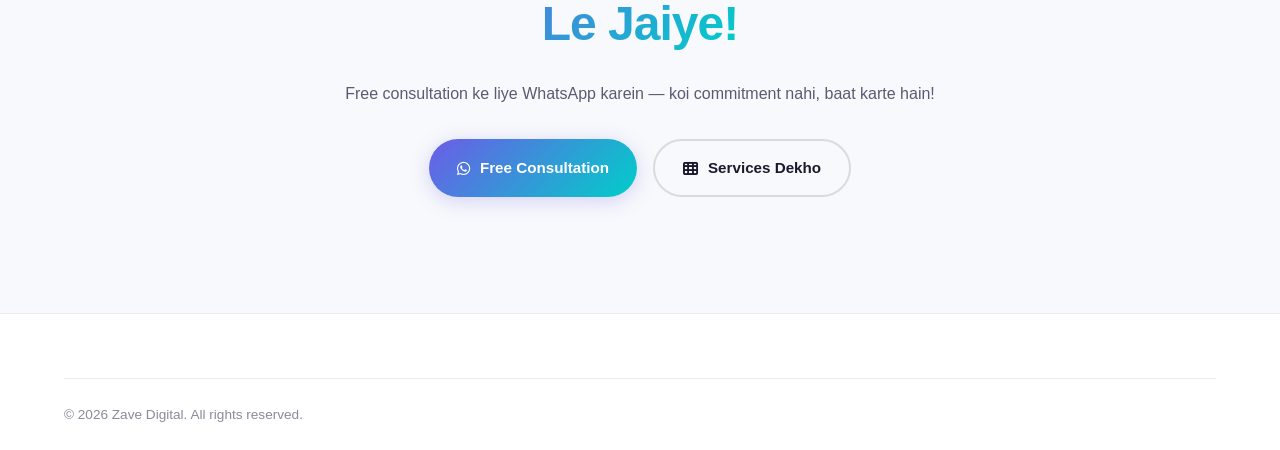
<file: blog.html>
<!DOCTYPE html>
<html lang="en">
<head>
    <meta charset="UTF-8">
    <meta name="viewport" content="width=device-width, initial-scale=1.0">
    <meta name="description" content="Zave Digital Blog — Digital Marketing Tips, Web Development Guides, SEO Strategies & Business Growth Articles for Pakistani Businesses">
    <meta name="keywords" content="digital marketing blog, SEO tips Pakistan, website development guide, social media tips, business growth, Zave Digital">
    <title>Blog — Digital Marketing Tips & Guides | Zave Digital</title>
    <meta name="referrer" content="strict-origin-when-cross-origin">
    <meta http-equiv="Content-Security-Policy" content="default-src 'self'; script-src 'unsafe-inline' https://www.googletagmanager.com https://www.google-analytics.com https://cdnjs.cloudflare.com; style-src 'self' 'unsafe-inline' https://fonts.googleapis.com https://cdnjs.cloudflare.com; font-src 'self' https://fonts.gstatic.com https://cdnjs.cloudflare.com; img-src 'self' data: https:; connect-src 'self' https:; frame-src 'self' https://www.google.com https://www.google-analytics.com; object-src 'none'; base-uri 'self'; form-action 'self' https://wa.me;">
    <meta name="X-Content-Type-Options" content="nosniff">
    <link rel="stylesheet" href="css/style.css">
    <link rel="preconnect" href="https://fonts.googleapis.com">
    <link href="https://fonts.googleapis.com/css2?family=Inter:wght@300;400;500;600;700;800;900&family=Space+Grotesk:wght@400;500;600;700&display=swap" rel="stylesheet">
    <link rel="stylesheet" href="https://cdnjs.cloudflare.com/ajax/libs/font-awesome/6.5.1/css/all.min.css">
</head>
<body>

    <!-- NAVBAR -->
    <nav class="navbar" id="navbar">
        <div class="nav-container">
            <a href="index.html#home" class="logo">
                <span class="logo-shield">
                    <svg width="36" height="36" viewBox="0 0 40 46" xmlns="http://www.w3.org/2000/svg">
                        <defs>
                            <linearGradient id="navShield" x1="0" y1="0" x2="0" y2="1">
                                <stop offset="0%" stop-color="#a855f7"/>
                                <stop offset="100%" stop-color="#06b6d4"/>
                            </linearGradient>
                        </defs>
                        <path d="M20,2 L36,8 L36,28 Q36,40 20,44 Q4,40 4,28 L4,8 Z" fill="url(#navShield)" stroke="#a855f7" stroke-width="1.5"/>
                        <text x="20" y="30" text-anchor="middle" font-size="22" font-weight="900" font-family="'Space Grotesk','Segoe UI',sans-serif" fill="white">Z</text>
                    </svg>
                </span>
                <span class="logo-text-wrap"><span class="logo-zave">Zave</span><span class="logo-digital">Digital</span></span>
            </a>
            <ul class="nav-links" id="navLinks">
                <li><a href="index.html">Home</a></li>
                <li><a href="index.html#services">Services</a></li>
                <li><a href="index.html#portfolio">Portfolio</a></li>
                <li><a href="index.html#about">About</a></li>
                <li><a href="blog.html" class="active">Blog</a></li>
                <li><a href="index.html#contact">Contact</a></li>
            </ul>
            <a href="https://wa.me/923194051964" class="nav-cta" target="_blank">
                <i class="fab fa-whatsapp"></i> Get Quote
            </a>
            <button class="hamburger" id="hamburger" aria-label="Menu">
                <span></span><span></span><span></span>
            </button>
        </div>
    </nav>

    <!-- BLOG HERO -->
    <section class="blog-hero">
        <div class="container">
            <span class="section-tag"><i class="fas fa-pen"></i> Zave Digital Blog</span>
            <h1>Digital Marketing <span class="gradient-text">Tips & Guides</span></h1>
            <p>Free articles to help Pakistani businesses grow online — SEO, Social Media, Web Development & more.</p>
        </div>
    </section>

    <!-- BLOG POSTS -->
    <section class="blog-posts">
        <div class="container">
            <div class="blog-grid">

                <article class="blog-card">
                    <div class="blog-card-image">
                        <i class="fas fa-search"></i>
                    </div>
                    <div class="blog-card-content">
                        <span class="blog-card-date">June 28, 2026</span>
                        <h2>SEO Kya Hai? — Pakistani Businesses Ke Liye Complete Guide</h2>
                        <p>SEO (Search Engine Optimization) matlab Google pe ana. Jab koi "best restaurant Lahore" search kare to tumhara business pehle aaye. Yahan complete Urdu mein samjhaya hai...</p>
                        <div class="blog-card-tags">
                            <span>SEO</span>
                            <span>Google</span>
                            <span>Guide</span>
                        </div>
                        <div class="blog-card-body">
                            <h3>SEO 3 Parts Mein Hai:</h3>
                            <ul>
                                <li><strong>On-Page:</strong> Website ke content, titles, speed, mobile friendly</li>
                                <li><strong>Off-Page:</strong> Backlinks, Google My Business, social signals</li>
                                <li><strong>Technical:</strong> Site speed, sitemap, SSL, crawl errors</li>
                            </ul>
                            <h3>Free SEO Tools:</h3>
                            <ul>
                                <li>Google Search Console — website submit karo free</li>
                                <li>Google My Business — local listing banao</li>
                                <li>Ubersuggest — keyword research free</li>
                                <li>PageSpeed Insights — speed check karo</li>
                            </ul>
                            <p><strong>Pro Tip:</strong> Weekly blog likho — Google fresh content pasand hai. Articles 1000+ words hon, keywords naturally use karo.</p>
                        </div>
                        <a href="index.html#contact" class="btn btn-primary btn-sm"><i class="fab fa-whatsapp"></i> SEO Services Lelo</a>
                    </div>
                </article>

                <article class="blog-card">
                    <div class="blog-card-image" style="background: linear-gradient(135deg, #fbbf24, #f97316);">
                        <i class="fas fa-hashtag"></i>
                    </div>
                    <div class="blog-card-content">
                        <span class="blog-card-date">June 25, 2026</span>
                        <h2>Social Media Marketing — Restaurants Ke Liye Golden Rules</h2>
                        <p>Facebook aur Instagram pe restaurant kaise promote karein? Daily posting, reels, engagement — sab kuch step by step...</p>
                        <div class="blog-card-tags">
                            <span>Social Media</span>
                            <span>Restaurant</span>
                            <span>Facebook</span>
                        </div>
                        <div class="blog-card-body">
                            <h3>Daily Routine:</h3>
                            <ul>
                                <li><strong>Morning:</strong> 1 food photo/story post karo (breakfast items)</li>
                                <li><strong>Afternoon:</strong> Special offer ya deal share karo</li>
                                <li><strong>Evening:</strong> Reel banao (cooking video, customer review)</li>
                                <li><strong>Night:</strong> DMs aur replies karo</li>
                            </ul>
                            <h3>Free Growth Tips:</h3>
                            <ul>
                                <li>Hashtags: #LahoreFood #PizzaLahore #FoodiePakistan (location-based use karo)</li>
                                <li>Posting Time: 12-2 PM ya 7-9 PM (zyada log active hote hain)</li>
                                <li>Reels 3x zyada reach karte hain vs photos</li>
                                <li>Comments ka reply karo — algorithm pasand karta hai</li>
                            </ul>
                            <p><strong>Pro Tip:</strong> Weekly 1 viral-worthy reel banao — food plating, behind scenes, customer reactions.</p>
                        </div>
                        <a href="index.html#contact" class="btn btn-primary btn-sm"><i class="fab fa-whatsapp"></i> Social Media Plan</a>
                    </div>
                </article>

                <article class="blog-card">
                    <div class="blog-card-image" style="background: linear-gradient(135deg, #25D366, #128C7E);">
                        <i class="fab fa-whatsapp"></i>
                    </div>
                    <div class="blog-card-content">
                        <span class="blog-card-date">June 20, 2026</span>
                        <h2>WhatsApp Business Setup — Complete Guide 2026</h2>
                        <p>WhatsApp Business account kese banayein? Catalog, auto-replies, quick replies — sab free mein setup karo...</p>
                        <div class="blog-card-tags">
                            <span>WhatsApp</span>
                            <span>Business</span>
                            <span>Free</span>
                        </div>
                        <div class="blog-card-body">
                            <h3>Setup Steps:</h3>
                            <ol>
                                <li>Phone pe WhatsApp Business app download karo (free)</li>
                                <li>Business profile setup: name, address, hours, category</li>
                                <li>Catalog add karo: products/services with photos + prices</li>
                                <li>Greeting message set karo (auto-reply for new customers)</li>
                                <li>Away message set karo (after hours auto-reply)</li>
                                <li>Quick replies bao (shortcuts for common questions)</li>
                                <li>Labels lagao (new customer, paid, pending, etc.)</li>
                            </ol>
                            <h3>WhatsApp vs Regular — Difference:</h3>
                            <ul>
                                <li>Business badge ✅ (green tick ke baad)</li>
                                <li>Catalog feature ✅</li>
                                <li>Auto-replies ✅</li>
                                <li>Business hours ✅</li>
                                <li>Web version ✅ (web.whatsapp.com)</li>
                            </ul>
                            <p><strong>Pro Tip:</strong> Catalog mein har product ka photo acha hona chahiye — white background, clear image, sahi price.</p>
                        </div>
                        <a href="index.html#contact" class="btn btn-primary btn-sm"><i class="fab fa-whatsapp"></i> WhatsApp Help</a>
                    </div>
                </article>

                <article class="blog-card">
                    <div class="blog-card-image" style="background: linear-gradient(135deg, #6c5ce7, #a29bfe);">
                        <i class="fas fa-laptop-code"></i>
                    </div>
                    <div class="blog-card-content">
                        <span class="blog-card-date">June 15, 2026</span>
                        <h2>Website Banwani Hai? — Complete Cost & Process Guide</h2>
                        <p>Pakistan mein website kitni cost mein banti hai? Kya kya options hain? Kaunsa choose karein — sab ka answer...</p>
                        <div class="blog-card-tags">
                            <span>Website</span>
                            <span>Cost</span>
                            <span>Guide</span>
                        </div>
                        <div class="blog-card-body">
                            <h3>Website Types & Pricing (Pakistan):</h3>
                            <ul>
                                <li><strong>Static Website (1-5 pages):</strong> Rs. 5,000 - 15,000</li>
                                <li><strong>Business Website (5-10 pages):</strong> Rs. 12,000 - 30,000</li>
                                <li><strong>E-Commerce Store:</strong> Rs. 25,000 - 80,000</li>
                                <li><strong>Custom Web App:</strong> Rs. 50,000 - 2,00,000+</li>
                            </ul>
                            <h3>Free Options (Zero Budget):</h3>
                            <ul>
                                <li><strong>Google Sites:</strong> Free, simple pages</li>
                                <li><strong>GitHub Pages:</strong> Free, developer needed</li>
                                <li><strong>WordPress.com:</strong> Free with .wordpress.com domain</li>
                                <li><strong>Wix/Weebly:</strong> Free with ads</li>
                            </ul>
                            <h3>Kya Chahiye Professional Website Mein:</h3>
                            <ul>
                                <li>✅ Custom domain (.com / .pk)</li>
                                <li>✅ Mobile responsive design</li>
                                <li>✅ SEO optimized</li>
                                <li>✅ Contact form + WhatsApp</li>
                                <li>✅ Fast loading (under 3 seconds)</li>
                            </ul>
                        </div>
                        <a href="index.html#contact" class="btn btn-primary btn-sm"><i class="fas fa-rocket"></i> Website Banao</a>
                    </div>
                </article>

                <article class="blog-card">
                    <div class="blog-card-image" style="background: linear-gradient(135deg, #e17055, #d63031);">
                        <i class="fas fa-bullhorn"></i>
                    </div>
                    <div class="blog-card-content">
                        <span class="blog-card-date">June 10, 2026</span>
                        <h2>Facebook Ads — Chhote Budget Se Shuru Karna Hai</h2>
                        <p>Sirf Rs. 500/day se Facebook ads kaise chalayein? Targeting, creative, budget — complete beginner guide in Roman Urdu...</p>
                        <div class="blog-card-tags">
                            <span>Facebook Ads</span>
                            <span>Budget</span>
                            <span>Marketing</span>
                        </div>
                        <div class="blog-card-body">
                            <h3>Rs. 500/Day Strategy:</h3>
                            <ul>
                                <li><strong>Audience:</strong> City-wide, age 25-45, interests (food, shopping, business)</li>
                                <li><strong>Ad Type:</strong> Single image ya short video (15-30 sec)</li>
                                <li><strong>Goal:</strong> Messages ya Website Clicks (choose based on need)</li>
                                <li><strong>Duration:</strong> 7 days minimum (koi bhi result 1-2 din mein nahi aata)</li>
                            </ul>
                            <h3>Creative Tips:</h3>
                            <ul>
                                <li>Before/After photos (transformation dikhao)</li>
                                <li>Customer reviews/videos best performers hain</li>
                                <li>Offer clear rakho ("50% OFF this week only")</li>
                                <li>Urdu/Roman Urdu mein text — English se zyada engagement milti hai locally</li>
                            </ul>
                            <h3>Mistakes to Avoid:</h3>
                            <ul>
                                <li>❌ Nationwide targeting (budget waste hoga)</li>
                                <li>❌ Single din mein mat rukna — 3-7 din to chahiye</li>
                                <li>❌ Poor quality photos (blurry, dark)</li>
                                <li>❌ No call to action ("Order Now", "Message Us")</li>
                            </ul>
                        </div>
                        <a href="index.html#contact" class="btn btn-primary btn-sm"><i class="fab fa-facebook"></i> Facebook Ad Plan</a>
                    </div>
                </article>

            </div>
        </div>
    </section>

    <!-- CTA SECTION -->
    <section class="contact" id="contact" style="padding: 60px 0;">
        <div class="container">
            <div class="contact-content" style="text-align: center; max-width: 600px; margin: 0 auto;">
                <h2 class="section-title">Apni Business Ko <span class="gradient-text">Online Le Jaiye!</span></h2>
                <p class="section-decs" style="color: var(--text-secondary); margin: 16px 0 32px;">Free consultation ke liye WhatsApp karein — koi commitment nahi, baat karte hain!</p>
                <div class="hero-buttons" style="justify-content: center;">
                    <a href="https://wa.me/923194051964?text=Hi%20Zave!%20Mujhe%20apni%20business%20ke%20liye%20free%20advice%20chahiye." class="btn btn-primary" target="_blank">
                        <i class="fab fa-whatsapp"></i> Free Consultation
                    </a>
                    <a href="index.html#services" class="btn btn-outline">
                        <i class="fas fa-th"></i> Services Dekho
                    </a>
                </div>
            </div>
        </div>
    </section>

    <!-- FOOTER -->
    <footer class="footer">
        <div class="container">
            <div class="footer-bottom">
                <p>&copy; 2026 Zave Digital. All rights reserved.</p>
            </div>
        </div>
    </footer>

    <script src="js/main.js"></script>
</body>
</html>
</file>
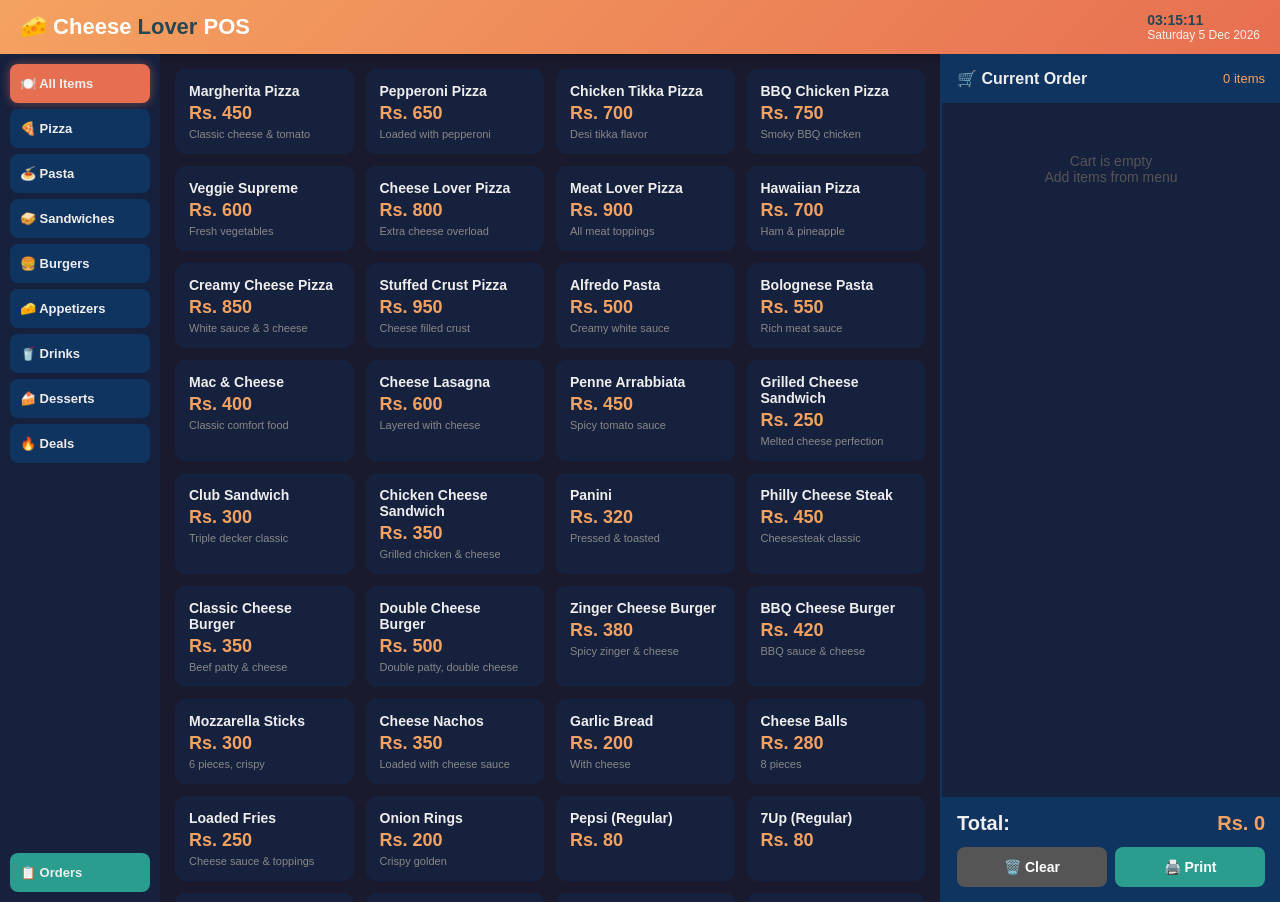
<file: cheese-lover-pos.html>
<!DOCTYPE html>
<html lang="en">
<head>
<meta charset="UTF-8">
<meta name="viewport" content="width=device-width, initial-scale=1.0">
<title>Cheese Lover POS</title>
<style>
* { margin: 0; padding: 0; box-sizing: border-box; }
body { font-family: 'Segoe UI', Tahoma, sans-serif; background: #1a1a2e; color: #eee; height: 100vh; overflow: hidden; }

.header { background: linear-gradient(135deg, #f4a261, #e76f51); padding: 12px 20px; display: flex; justify-content: space-between; align-items: center; box-shadow: 0 2px 10px rgba(0,0,0,0.3); }
.header h1 { font-size: 22px; font-weight: 700; color: #fff; }
.header h1 span { color: #264653; }
.header-right { display: flex; gap: 15px; align-items: center; }
.header-right .time { font-size: 14px; color: #264653; font-weight: 600; }
.header-right .date { font-size: 12px; color: #fff; opacity: 0.9; }

.main { display: flex; height: calc(100vh - 52px); }

.categories { width: 160px; background: #16213e; padding: 10px; display: flex; flex-direction: column; gap: 6px; overflow-y: auto; }
.cat-btn { padding: 12px 10px; border: none; border-radius: 8px; background: #0f3460; color: #eee; cursor: pointer; font-size: 13px; font-weight: 600; transition: all 0.2s; text-align: left; }
.cat-btn:hover { background: #e76f51; }
.cat-btn.active { background: #e76f51; box-shadow: 0 0 10px rgba(231,111,81,0.5); }

.menu-area { flex: 1; padding: 15px; overflow-y: auto; }
.menu-grid { display: grid; grid-template-columns: repeat(auto-fill, minmax(160px, 1fr)); gap: 12px; }
.menu-item { background: #16213e; border-radius: 10px; padding: 12px; cursor: pointer; transition: all 0.2s; border: 2px solid transparent; }
.menu-item:hover { border-color: #e76f51; transform: translateY(-2px); }
.menu-item .name { font-size: 14px; font-weight: 600; margin-bottom: 4px; }
.menu-item .price { font-size: 18px; color: #f4a261; font-weight: 700; }
.menu-item .desc { font-size: 11px; color: #888; margin-top: 4px; }

.cart-panel { width: 340px; background: #16213e; display: flex; flex-direction: column; border-left: 2px solid #0f3460; }
.cart-header { padding: 15px; background: #0f3460; display: flex; justify-content: space-between; align-items: center; }
.cart-header h2 { font-size: 16px; }
.cart-items { flex: 1; overflow-y: auto; padding: 10px; }
.cart-item { display: flex; justify-content: space-between; align-items: center; padding: 10px; background: #1a1a2e; border-radius: 8px; margin-bottom: 8px; }
.cart-item .item-name { font-size: 13px; font-weight: 600; flex: 1; }
.cart-item .item-price { font-size: 13px; color: #f4a261; margin-right: 10px; }
.qty-controls { display: flex; align-items: center; gap: 6px; }
.qty-btn { width: 26px; height: 26px; border: none; border-radius: 50%; background: #e76f51; color: #fff; font-size: 16px; cursor: pointer; font-weight: 700; display: flex; align-items: center; justify-content: center; }
.qty-btn.minus { background: #555; }
.qty-num { font-size: 14px; font-weight: 700; min-width: 20px; text-align: center; }
.remove-btn { background: none; border: none; color: #e76f51; cursor: pointer; font-size: 18px; margin-left: 5px; }

.cart-footer { padding: 15px; background: #0f3460; }
.cart-total { display: flex; justify-content: space-between; font-size: 20px; font-weight: 700; margin-bottom: 12px; }
.cart-total .amount { color: #f4a261; }
.cart-buttons { display: flex; gap: 8px; }
.cart-btn { flex: 1; padding: 12px; border: none; border-radius: 8px; font-size: 14px; font-weight: 700; cursor: pointer; transition: all 0.2s; }
.btn-print { background: #2a9d8f; color: #fff; }
.btn-print:hover { background: #21867a; }
.btn-clear { background: #555; color: #fff; }
.btn-clear:hover { background: #444; }

.receipt { display: none; position: fixed; top: 0; left: 0; width: 100%; height: 100%; background: rgba(0,0,0,0.7); z-index: 100; justify-content: center; align-items: center; }
.receipt-content { background: #fff; color: #000; width: 320px; padding: 20px; border-radius: 10px; font-family: 'Courier New', monospace; }
.receipt-content h2 { text-align: center; font-size: 18px; margin-bottom: 5px; }
.receipt-content .receipt-sub { text-align: center; font-size: 11px; color: #555; margin-bottom: 15px; }
.receipt-items { border-top: 1px dashed #000; border-bottom: 1px dashed #000; padding: 10px 0; margin-bottom: 10px; }
.receipt-item { display: flex; justify-content: space-between; font-size: 12px; margin-bottom: 4px; }
.receipt-total { font-size: 16px; font-weight: 700; text-align: right; margin-bottom: 10px; }
.receipt-footer { text-align: center; font-size: 11px; color: #555; }
.receipt-btns { display: flex; gap: 10px; margin-top: 15px; }
.receipt-btns button { flex: 1; padding: 10px; border: none; border-radius: 6px; font-size: 13px; font-weight: 600; cursor: pointer; }
.btn-close-receipt { background: #555; color: #fff; }
.btn-print-receipt { background: #2a9d8f; color: #fff; }

.history-panel { display: none; position: fixed; top: 0; left: 0; width: 100%; height: 100%; background: rgba(0,0,0,0.8); z-index: 100; }
.history-content { background: #16213e; width: 500px; max-height: 80vh; margin: 50px auto; border-radius: 10px; padding: 20px; overflow-y: auto; }
.history-content h2 { margin-bottom: 15px; }
.history-order { background: #1a1a2e; border-radius: 8px; padding: 12px; margin-bottom: 10px; }
.history-order .order-header { display: flex; justify-content: space-between; margin-bottom: 8px; font-size: 13px; color: #f4a261; }
.history-order .order-items { font-size: 12px; color: #aaa; }
.history-order .order-total { font-size: 14px; font-weight: 700; text-align: right; margin-top: 5px; }
.btn-close-history { background: #e76f51; color: #fff; border: none; padding: 10px 20px; border-radius: 6px; cursor: pointer; font-size: 14px; font-weight: 600; margin-top: 10px; }

.empty-cart { text-align: center; color: #555; padding: 40px 20px; font-size: 14px; }

::-webkit-scrollbar { width: 6px; }
::-webkit-scrollbar-track { background: #1a1a2e; }
::-webkit-scrollbar-thumb { background: #e76f51; border-radius: 3px; }
</style>
</head>
<body>

<div class="header">
  <h1>🧀 Cheese <span>Lover</span> POS</h1>
  <div class="header-right">
    <div>
      <div class="time" id="clock">00:00:00</div>
      <div class="date" id="date">Loading...</div>
    </div>
  </div>
</div>

<div class="main">
  <div class="categories" id="categories">
    <button class="cat-btn active" onclick="filterCat('all', this)">🍽️ All Items</button>
    <button class="cat-btn" onclick="filterCat('pizza', this)">🍕 Pizza</button>
    <button class="cat-btn" onclick="filterCat('pasta', this)">🍝 Pasta</button>
    <button class="cat-btn" onclick="filterCat('sandwich', this)">🥪 Sandwiches</button>
    <button class="cat-btn" onclick="filterCat('burger', this)">🍔 Burgers</button>
    <button class="cat-btn" onclick="filterCat('appetizer', this)">🧀 Appetizers</button>
    <button class="cat-btn" onclick="filterCat('drinks', this)">🥤 Drinks</button>
    <button class="cat-btn" onclick="filterCat('dessert', this)">🍰 Desserts</button>
    <button class="cat-btn" onclick="filterCat('deal', this)">🔥 Deals</button>
    <div style="flex:1"></div>
    <button class="cat-btn" onclick="showHistory()" style="background:#2a9d8f;">📋 Orders</button>
  </div>

  <div class="menu-area">
    <div class="menu-grid" id="menuGrid"></div>
  </div>

  <div class="cart-panel">
    <div class="cart-header">
      <h2>🛒 Current Order</h2>
      <span id="itemCount" style="color:#f4a261; font-size:13px;">0 items</span>
    </div>
    <div class="cart-items" id="cartItems">
      <div class="empty-cart">Cart is empty<br>Add items from menu</div>
    </div>
    <div class="cart-footer">
      <div class="cart-total">
        <span>Total:</span>
        <span class="amount">Rs. <span id="totalAmount">0</span></span>
      </div>
      <div class="cart-buttons">
        <button class="cart-btn btn-clear" onclick="clearCart()">🗑️ Clear</button>
        <button class="cart-btn btn-print" onclick="printReceipt()">🖨️ Print</button>
      </div>
    </div>
  </div>
</div>

<div class="receipt" id="receiptModal">
  <div class="receipt-content" id="receiptContent">
    <h2>🧀 Cheese Lover</h2>
    <div class="receipt-sub" id="receiptInfo"></div>
    <div class="receipt-items" id="receiptItems"></div>
    <div class="receipt-total" id="receiptTotal"></div>
    <div class="receipt-footer">
      Thank you for dining with us!<br>
      Come back again 🙏
    </div>
    <div class="receipt-btns">
      <button class="btn-close-receipt" onclick="closeReceipt()">Close</button>
      <button class="btn-print-receipt" onclick="window.print()">Print</button>
    </div>
  </div>
</div>

<div class="history-panel" id="historyPanel">
  <div class="history-content">
    <h2>📋 Order History</h2>
    <div id="historyList"></div>
    <button class="btn-close-history" onclick="closeHistory()">Close</button>
  </div>
</div>

<script>
const menuData = [
  // PIZZA
  { id:1, cat:'pizza', name:'Margherita Pizza', desc:'Classic cheese & tomato', price:450, sizes:['S','M','L'] },
  { id:2, cat:'pizza', name:'Pepperoni Pizza', desc:'Loaded with pepperoni', price:650, sizes:['S','M','L'] },
  { id:3, cat:'pizza', name:'Chicken Tikka Pizza', desc:'Desi tikka flavor', price:700, sizes:['S','M','L'] },
  { id:4, cat:'pizza', name:'BBQ Chicken Pizza', desc:'Smoky BBQ chicken', price:750, sizes:['S','M','L'] },
  { id:5, cat:'pizza', name:'Veggie Supreme', desc:'Fresh vegetables', price:600, sizes:['S','M','L'] },
  { id:6, cat:'pizza', name:'Cheese Lover Pizza', desc:'Extra cheese overload', price:800, sizes:['M','L'] },
  { id:7, cat:'pizza', name:'Meat Lover Pizza', desc:'All meat toppings', price:900, sizes:['M','L'] },
  { id:8, cat:'pizza', name:'Hawaiian Pizza', desc:'Ham & pineapple', price:700, sizes:['S','M','L'] },
  { id:9, cat:'pizza', name:'Creamy Cheese Pizza', desc:'White sauce & 3 cheese', price:850, sizes:['M','L'] },
  { id:10, cat:'pizza', name:'Stuffed Crust Pizza', desc:'Cheese filled crust', price:950, sizes:['L'] },
  // PASTA
  { id:20, cat:'pasta', name:'Alfredo Pasta', desc:'Creamy white sauce', price:500 },
  { id:21, cat:'pasta', name:'Bolognese Pasta', desc:'Rich meat sauce', price:550 },
  { id:22, cat:'pasta', name:'Mac & Cheese', desc:'Classic comfort food', price:400 },
  { id:23, cat:'pasta', name:'Cheese Lasagna', desc:'Layered with cheese', price:600 },
  { id:24, cat:'pasta', name:'Penne Arrabbiata', desc:'Spicy tomato sauce', price:450 },
  // SANDWICHES
  { id:30, cat:'sandwich', name:'Grilled Cheese Sandwich', desc:'Melted cheese perfection', price:250 },
  { id:31, cat:'sandwich', name:'Club Sandwich', desc:'Triple decker classic', price:300 },
  { id:32, cat:'sandwich', name:'Chicken Cheese Sandwich', desc:'Grilled chicken & cheese', price:350 },
  { id:33, cat:'sandwich', name:'Panini', desc:'Pressed & toasted', price:320 },
  { id:34, cat:'sandwich', name:'Philly Cheese Steak', desc:'Cheesesteak classic', price:450 },
  // BURGERS
  { id:40, cat:'burger', name:'Classic Cheese Burger', desc:'Beef patty & cheese', price:350 },
  { id:41, cat:'burger', name:'Double Cheese Burger', desc:'Double patty, double cheese', price:500 },
  { id:42, cat:'burger', name:'Zinger Cheese Burger', desc:'Spicy zinger & cheese', price:380 },
  { id:43, cat:'burger', name:'BBQ Cheese Burger', desc:'BBQ sauce & cheese', price:420 },
  // APPETIZERS
  { id:50, cat:'appetizer', name:'Mozzarella Sticks', desc:'6 pieces, crispy', price:300 },
  { id:51, cat:'appetizer', name:'Cheese Nachos', desc:'Loaded with cheese sauce', price:350 },
  { id:52, cat:'appetizer', name:'Garlic Bread', desc:'With cheese', price:200 },
  { id:53, cat:'appetizer', name:'Cheese Balls', desc:'8 pieces', price:280 },
  { id:54, cat:'appetizer', name:'Loaded Fries', desc:'Cheese sauce & toppings', price:250 },
  { id:55, cat:'appetizer', name:'Onion Rings', desc:'Crispy golden', price:200 },
  // DRINKS
  { id:60, cat:'drinks', name:'Pepsi (Regular)', desc:'', price:80 },
  { id:61, cat:'drinks', name:'7Up (Regular)', desc:'', price:80 },
  { id:62, cat:'drinks', name:'Water (Small)', desc:'', price:50 },
  { id:63, cat:'drinks', name:'Water (Large)', desc:'', price:80 },
  { id:64, cat:'drinks', name:'Lassi (Sweet)', desc:'', price:120 },
  { id:65, cat:'drinks', name:'Lassi (Salted)', desc:'', price:120 },
  { id:66, cat:'drinks', name:'Fresh Juice', desc:'Seasonal', price:150 },
  { id:67, cat:'drinks', name:'Milkshake', desc:'Chocolate/Vanilla/Strawberry', price:200 },
  { id:68, cat:'drinks', name:'Hot Chocolate', desc:'Rich & creamy', price:180 },
  // DESSERTS
  { id:70, cat:'dessert', name:'Brownie', desc:'Chocolate brownie', price:150 },
  { id:71, cat:'dessert', name:'Ice Cream', desc:'2 scoops', price:120 },
  { id:72, cat:'dessert', name:'Cheesecake', desc:'New York style', price:250 },
  { id:73, cat:'dessert', name:'Gulab Jamun', desc:'4 pieces', price:100 },
  { id:74, cat:'dessert', name:'Chocolate Lava Cake', desc:'Warm & gooey', price:280 },
  // DEALS
  { id:80, cat:'deal', name:'Deal 1: 1 Large Pizza + 2 Drinks', desc:'Any large pizza', price:899 },
  { id:81, cat:'deal', name:'Deal 2: 2 Medium Pizzas', desc:'Any medium pizzas', price:999 },
  { id:82, cat:'deal', name:'Deal 3: Family Pack', desc:'2 Large + 4 Drinks + Fries', price:1499 },
  { id:83, cat:'deal', name:'Deal 4: Cheese Lover Combo', desc:'Pasta + Garlic Bread + Drink', price:599 },
  { id:84, cat:'deal', name:'Deal 5: Burger Combo', desc:'Burger + Fries + Drink', price:399 },
  { id:85, cat:'deal', name:'Deal 6: Date Night', desc:'2 Pasta + 2 Drinks + Dessert', price:999 },
];

let cart = [];
let orders = JSON.parse(localStorage.getItem('cl_orders') || '[]');
let currentCat = 'all';

function renderMenu(cat) {
  currentCat = cat;
  const grid = document.getElementById('menuGrid');
  const items = cat === 'all' ? menuData : menuData.filter(i => i.cat === cat);
  grid.innerHTML = items.map(item => `
    <div class="menu-item" onclick="addToCart(${item.id})">
      <div class="name">${item.name}</div>
      <div class="price">Rs. ${item.price}</div>
      ${item.desc ? `<div class="desc">${item.desc}</div>` : ''}
    </div>
  `).join('');
}

function filterCat(cat, btn) {
  document.querySelectorAll('.cat-btn').forEach(b => b.classList.remove('active'));
  btn.classList.add('active');
  renderMenu(cat);
}

function addToCart(id) {
  const item = menuData.find(i => i.id === id);
  const existing = cart.find(c => c.id === id);
  if (existing) {
    existing.qty++;
  } else {
    cart.push({ ...item, qty: 1 });
  }
  renderCart();
}

function updateQty(id, delta) {
  const item = cart.find(c => c.id === id);
  if (!item) return;
  item.qty += delta;
  if (item.qty <= 0) cart = cart.filter(c => c.id !== id);
  renderCart();
}

function removeItem(id) {
  cart = cart.filter(c => c.id !== id);
  renderCart();
}

function renderCart() {
  const container = document.getElementById('cartItems');
  const count = cart.reduce((s, c) => s + c.qty, 0);
  const total = cart.reduce((s, c) => s + c.price * c.qty, 0);

  document.getElementById('itemCount').textContent = `${count} item${count !== 1 ? 's' : ''}`;
  document.getElementById('totalAmount').textContent = total.toLocaleString();

  if (cart.length === 0) {
    container.innerHTML = '<div class="empty-cart">Cart is empty<br>Add items from menu</div>';
    return;
  }

  container.innerHTML = cart.map(item => `
    <div class="cart-item">
      <div class="item-name">${item.name}</div>
      <div class="qty-controls">
        <button class="qty-btn minus" onclick="updateQty(${item.id}, -1)">−</button>
        <span class="qty-num">${item.qty}</span>
        <button class="qty-btn" onclick="updateQty(${item.id}, 1)">+</button>
      </div>
      <div class="item-price">Rs. ${(item.price * item.qty).toLocaleString()}</div>
      <button class="remove-btn" onclick="removeItem(${item.id})">×</button>
    </div>
  `).join('');
}

function clearCart() {
  if (cart.length === 0) return;
  if (confirm('Clear all items from cart?')) {
    cart = [];
    renderCart();
  }
}

function printReceipt() {
  if (cart.length === 0) { alert('Cart is empty!'); return; }
  const total = cart.reduce((s, c) => s + c.price * c.qty, 0);
  const now = new Date();
  const orderId = 'CL-' + Date.now().toString().slice(-6);

  document.getElementById('receiptInfo').innerHTML = `
    Order: <b>${orderId}</b><br>
    ${now.toLocaleDateString()} ${now.toLocaleTimeString()}<br>
    🧀 Cheese Lover Restaurant
  `;

  document.getElementById('receiptItems').innerHTML = cart.map(item => `
    <div class="receipt-item">
      <span>${item.name} ×${item.qty}</span>
      <span>Rs. ${(item.price * item.qty).toLocaleString()}</span>
    </div>
  `).join('');

  document.getElementById('receiptTotal').innerHTML = `TOTAL: Rs. ${total.toLocaleString()}`;
  document.getElementById('receiptModal').style.display = 'flex';

  orders.unshift({ id: orderId, items: [...cart], total, time: now.toISOString() });
  if (orders.length > 50) orders = orders.slice(0, 50);
  localStorage.setItem('cl_orders', JSON.stringify(orders));
}

function closeReceipt() {
  document.getElementById('receiptModal').style.display = 'none';
  cart = [];
  renderCart();
}

function showHistory() {
  const list = document.getElementById('historyList');
  if (orders.length === 0) {
    list.innerHTML = '<div style="text-align:center; color:#555; padding:30px;">No orders yet</div>';
  } else {
    list.innerHTML = orders.map(o => `
      <div class="history-order">
        <div class="order-header">
          <span><b>${o.id}</b></span>
          <span>${new Date(o.time).toLocaleString()}</span>
        </div>
        <div class="order-items">${o.items.map(i => `${i.name} ×${i.qty}`).join(', ')}</div>
        <div class="order-total">Rs. ${o.total.toLocaleString()}</div>
      </div>
    `).join('');
  }
  document.getElementById('historyPanel').style.display = 'block';
}

function closeHistory() {
  document.getElementById('historyPanel').style.display = 'none';
}

function updateClock() {
  const now = new Date();
  document.getElementById('clock').textContent = now.toLocaleTimeString('en-GB');
  document.getElementById('date').textContent = now.toLocaleDateString('en-GB', { weekday:'long', year:'numeric', month:'short', day:'numeric' });
}
setInterval(updateClock, 1000);
updateClock();

renderMenu('all');
</script>
</body>
</html>
</file>
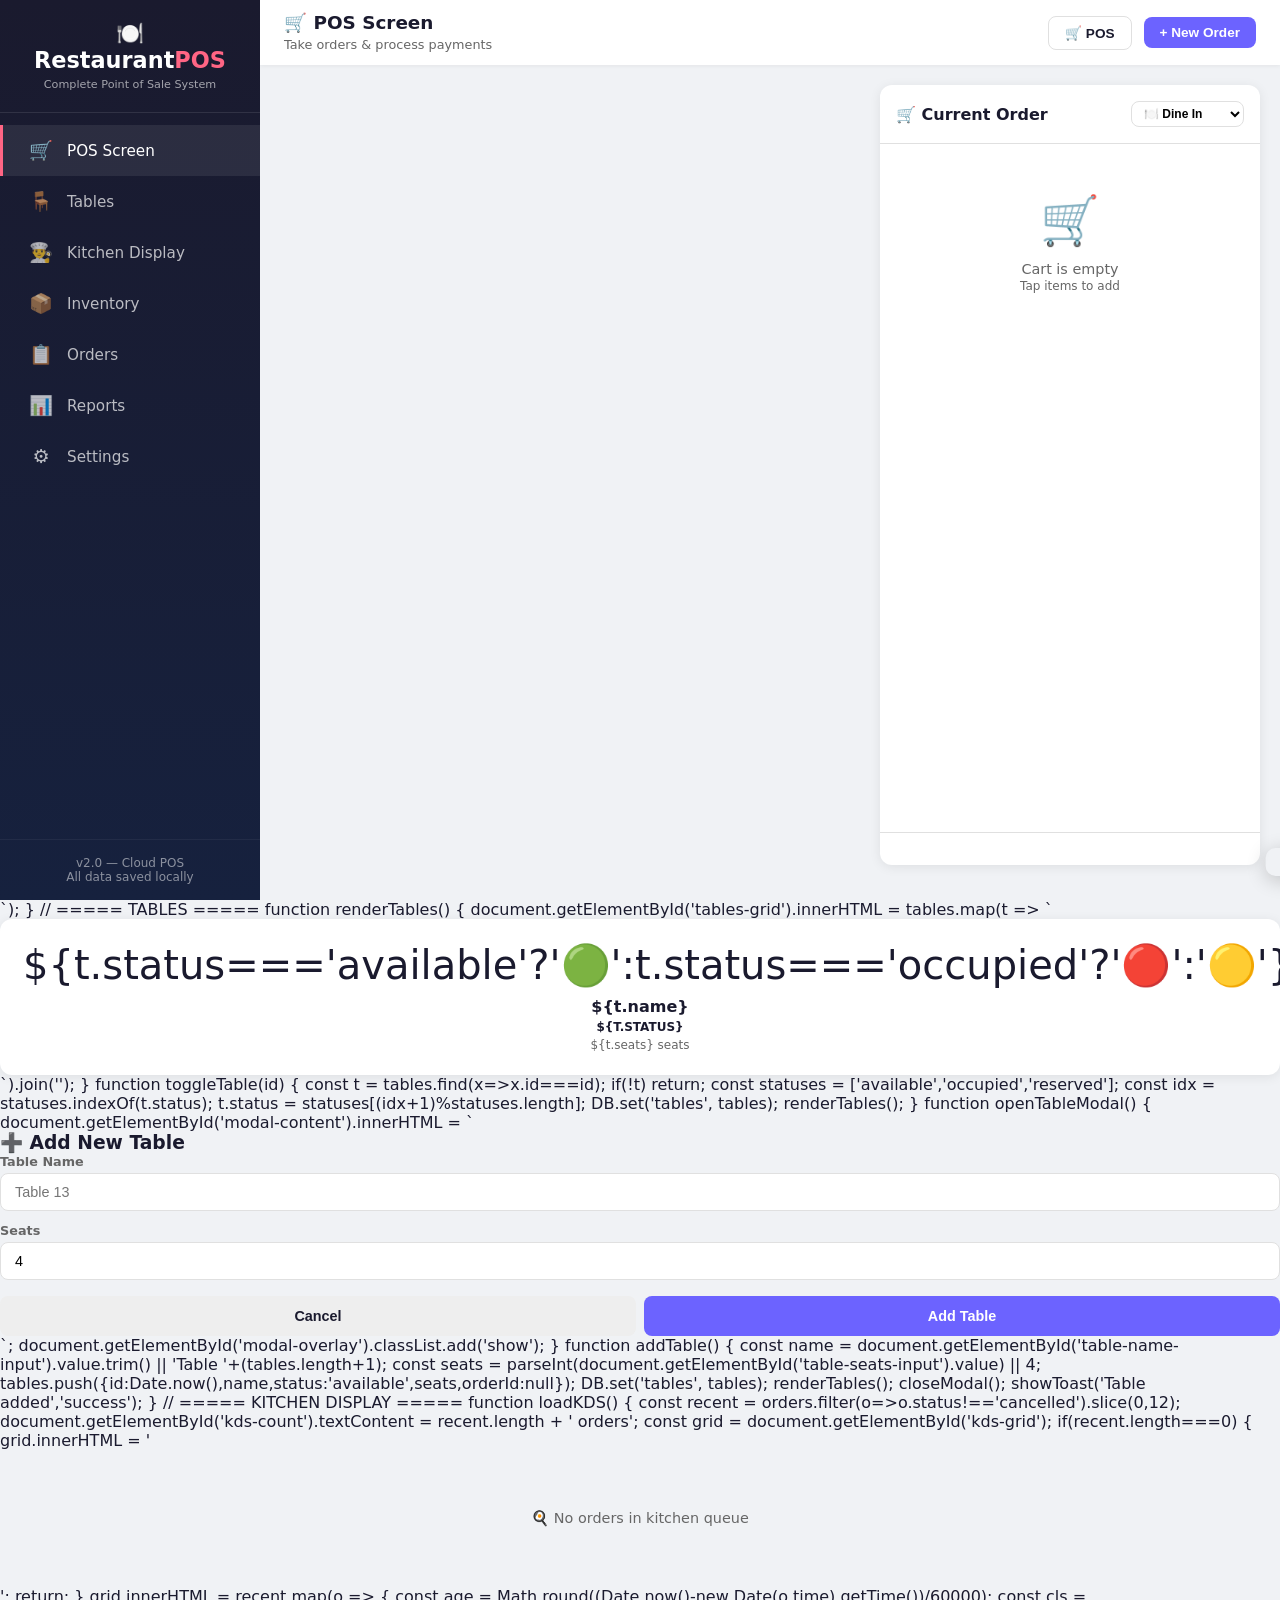
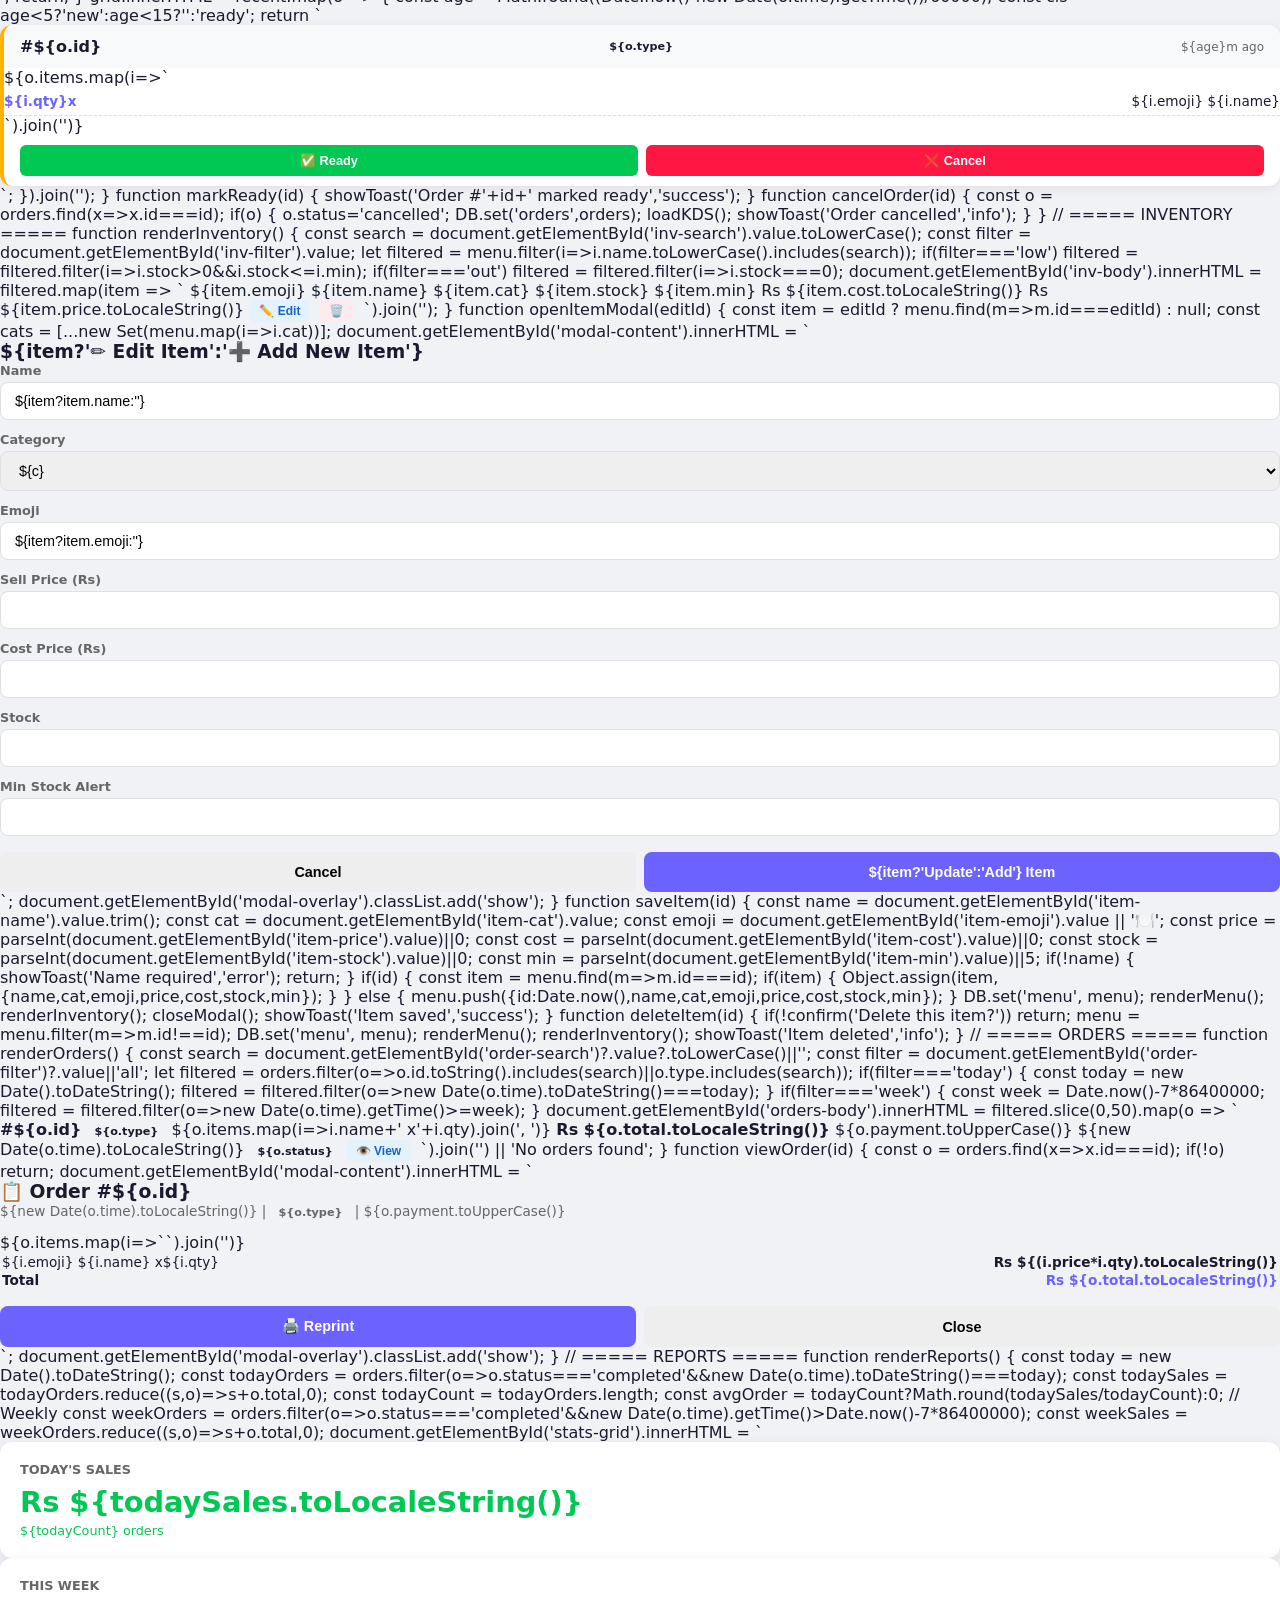
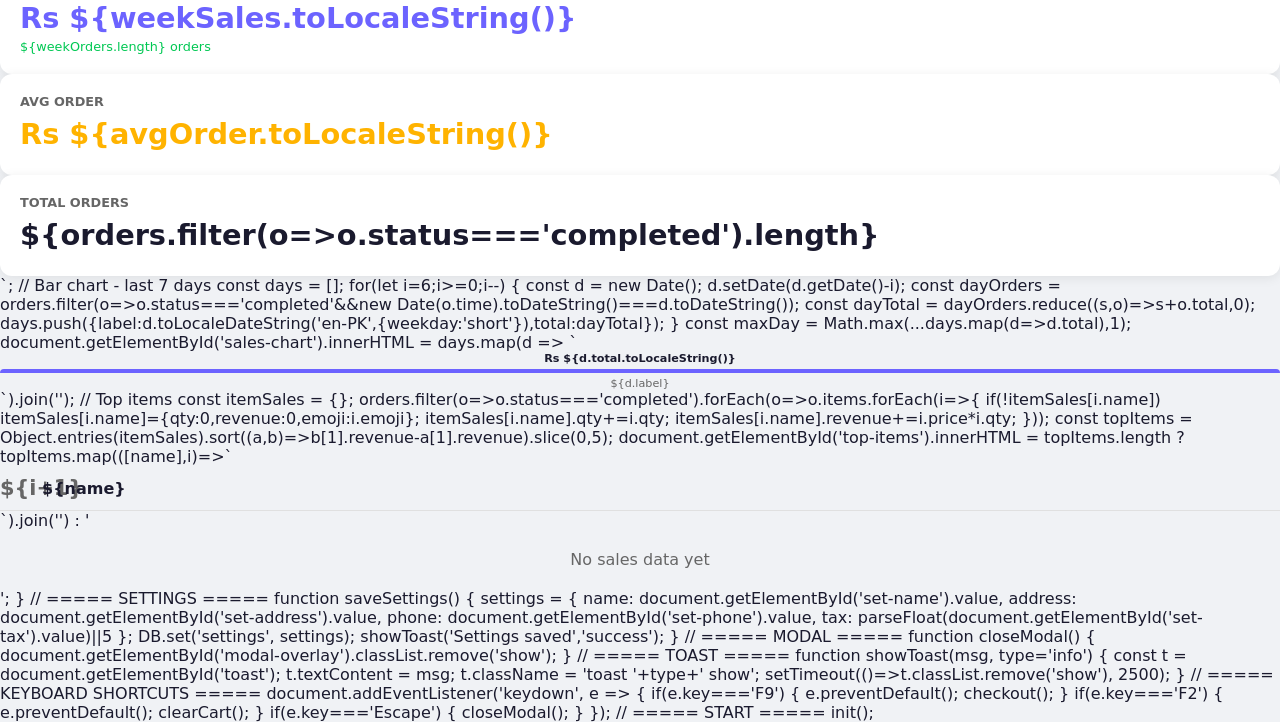
<file: full-pos.html>
<!DOCTYPE html>
<html lang="en">
<head>
<meta charset="UTF-8">
<meta name="viewport" content="width=device-width, initial-scale=1.0">
<title>RestaurantPOS — Complete Point of Sale</title>
<style>
:root {
  --primary: #6C63FF; --primary-dark: #5A52D5; --accent: #FF6584;
  --success: #00C853; --warning: #FFB300; --danger: #FF1744;
  --bg: #F0F2F5; --card: #FFFFFF; --text: #1A1A2E; --text2: #666;
  --border: #E0E0E0; --sidebar: #1A1A2E; --sidebar2: #16213E;
  --radius: 12px; --shadow: 0 2px 12px rgba(0,0,0,0.08);
}
* { margin:0; padding:0; box-sizing:border-box; -webkit-tap-highlight-color:transparent; }
body { font-family: 'Segoe UI', system-ui, -apple-system, sans-serif; background:var(--bg); color:var(--text); overflow:hidden; height:100vh; }

/* ===== LAYOUT ===== */
.app { display:grid; grid-template-columns: 260px 1fr; height:100vh; }
.sidebar { background:linear-gradient(180deg,var(--sidebar),var(--sidebar2)); color:#fff; display:flex; flex-direction:column; overflow-y:auto; }
.main { display:flex; flex-direction:column; overflow:hidden; }

/* ===== SIDEBAR ===== */
.logo { padding:20px; text-align:center; border-bottom:1px solid rgba(255,255,255,0.1); }
.logo h1 { font-size:1.4rem; font-weight:800; }
.logo h1 span { color:var(--accent); }
.logo small { font-size:0.7rem; opacity:0.6; }
.nav { flex:1; padding:12px 0; }
.nav-item { display:flex; align-items:center; gap:12px; padding:14px 24px; cursor:pointer; transition:all 0.2s; font-size:0.95rem; opacity:0.7; border-left:3px solid transparent; }
.nav-item:hover, .nav-item.active { background:rgba(255,255,255,0.08); opacity:1; border-left-color:var(--accent); }
.nav-item .icon { font-size:1.2rem; width:28px; text-align:center; }
.sidebar-footer { padding:16px 24px; border-top:1px solid rgba(255,255,255,0.1); font-size:0.75rem; opacity:0.5; text-align:center; }

/* ===== TOP BAR ===== */
.topbar { background:var(--card); padding:12px 24px; display:flex; align-items:center; justify-content:space-between; box-shadow:0 1px 4px rgba(0,0,0,0.06); z-index:10; }
.topbar-left h2 { font-size:1.15rem; font-weight:700; }
.topbar-left small { color:var(--text2); font-size:0.8rem; }
.topbar-right { display:flex; align-items:center; gap:12px; }
.topbar-btn { padding:8px 16px; border:none; border-radius:8px; cursor:pointer; font-size:0.85rem; font-weight:600; transition:all 0.2s; }
.btn-primary { background:var(--primary); color:#fff; }
.btn-primary:hover { background:var(--primary-dark); }
.btn-success { background:var(--success); color:#fff; }
.btn-danger { background:var(--danger); color:#fff; }
.btn-warning { background:var(--warning); color:#000; }
.btn-outline { background:transparent; border:1.5px solid var(--border); color:var(--text); }
.btn-outline:hover { background:var(--bg); }
.clock { font-size:0.85rem; color:var(--text2); font-weight:600; }

/* ===== CONTENT AREA ===== */
.content { flex:1; overflow-y:auto; padding:20px; }

/* ===== PAGE SECTIONS ===== */
.page { display:none; }
.page.active { display:block; }

/* ===== POS PAGE ===== */
.pos-grid { display:grid; grid-template-columns: 1fr 380px; gap:16px; height:calc(100vh - 120px); }
.pos-menu { display:flex; flex-direction:column; gap:12px; overflow:hidden; }
.pos-cart { background:var(--card); border-radius:var(--radius); box-shadow:var(--shadow); display:flex; flex-direction:column; overflow:hidden; }

/* Category Tabs */
.cat-tabs { display:flex; gap:8px; overflow-x:auto; padding-bottom:4px; flex-shrink:0; }
.cat-tab { padding:10px 20px; border:none; border-radius:25px; cursor:pointer; font-size:0.85rem; font-weight:600; white-space:nowrap; background:var(--card); color:var(--text2); box-shadow:var(--shadow); transition:all 0.2s; }
.cat-tab.active { background:var(--primary); color:#fff; }
.cat-tab:hover:not(.active) { background:#eee; }

/* Menu Grid */
.menu-grid { display:grid; grid-template-columns: repeat(auto-fill, minmax(160px, 1fr)); gap:12px; overflow-y:auto; padding:4px; flex:1; }
.menu-card { background:var(--card); border-radius:var(--radius); box-shadow:var(--shadow); padding:16px; cursor:pointer; transition:all 0.2s; text-align:center; border:2px solid transparent; position:relative; }
.menu-card:hover { transform:translateY(-2px); box-shadow:0 4px 20px rgba(0,0,0,0.12); border-color:var(--primary); }
.menu-card .emoji { font-size:2.2rem; margin-bottom:8px; }
.menu-card .name { font-size:0.85rem; font-weight:600; margin-bottom:4px; }
.menu-card .price { color:var(--primary); font-weight:800; font-size:1rem; }
.menu-card .stock-badge { position:absolute; top:8px; right:8px; font-size:0.65rem; padding:2px 6px; border-radius:10px; background:var(--success); color:#fff; }
.menu-card .stock-badge.low { background:var(--warning); }
.menu-card .stock-badge.out { background:var(--danger); }

/* Cart */
.cart-header { padding:16px; border-bottom:1px solid var(--border); display:flex; justify-content:space-between; align-items:center; }
.cart-header h3 { font-size:1rem; font-weight:700; }
.cart-items { flex:1; overflow-y:auto; padding:8px 16px; }
.cart-item { display:flex; align-items:center; gap:10px; padding:10px 0; border-bottom:1px solid var(--border); }
.cart-item .item-info { flex:1; }
.cart-item .item-name { font-size:0.85rem; font-weight:600; }
.cart-item .item-price { font-size:0.8rem; color:var(--text2); }
.cart-item .qty-ctrl { display:flex; align-items:center; gap:6px; }
.qty-btn { width:28px; height:28px; border:none; border-radius:6px; cursor:pointer; font-size:1rem; font-weight:700; display:flex; align-items:center; justify-content:center; }
.qty-btn.minus { background:#FFEBEE; color:var(--danger); }
.qty-btn.plus { background:#E8F5E9; color:var(--success); }
.qty-val { font-weight:700; min-width:24px; text-align:center; font-size:0.9rem; }
.remove-btn { background:none; border:none; cursor:pointer; font-size:1.1rem; opacity:0.5; }
.remove-btn:hover { opacity:1; }
.cart-empty { text-align:center; padding:40px 20px; color:var(--text2); font-size:0.9rem; }
.cart-empty .big { font-size:3rem; margin-bottom:12px; }

.cart-footer { padding:16px; border-top:1px solid var(--border); }
.cart-totals { margin-bottom:12px; }
.cart-totals .row { display:flex; justify-content:space-between; padding:4px 0; font-size:0.85rem; }
.cart-totals .row.grand { font-size:1.1rem; font-weight:800; border-top:2px solid var(--border); padding-top:8px; margin-top:4px; color:var(--primary); }
.payment-methods { display:flex; gap:6px; margin-bottom:12px; flex-wrap:wrap; }
.pay-method { padding:6px 12px; border:1.5px solid var(--border); border-radius:8px; cursor:pointer; font-size:0.75rem; font-weight:600; background:#fff; transition:all 0.2s; }
.pay-method.active { border-color:var(--primary); background:var(--primary); color:#fff; }
.cart-actions { display:flex; gap:8px; }
.cart-actions button { flex:1; padding:12px; border:none; border-radius:8px; cursor:pointer; font-weight:700; font-size:0.9rem; transition:all 0.2s; }

/* ===== TABLES PAGE ===== */
.tables-grid { display:grid; grid-template-columns: repeat(auto-fill, minmax(140px, 1fr)); gap:16px; }
.table-card { background:var(--card); border-radius:var(--radius); box-shadow:var(--shadow); padding:20px; text-align:center; cursor:pointer; transition:all 0.2s; border:3px solid transparent; }
.table-card:hover { transform:translateY(-2px); }
.table-card.available { border-color:var(--success); }
.table-card.occupied { border-color:var(--danger); }
.table-card.reserved { border-color:var(--warning); }
.table-card .table-icon { font-size:2.5rem; margin-bottom:8px; }
.table-card .table-name { font-weight:700; font-size:1rem; }
.table-card .table-status { font-size:0.75rem; margin-top:4px; text-transform:uppercase; font-weight:600; }
.table-card .table-order { font-size:0.75rem; color:var(--text2); margin-top:4px; }

/* ===== INVENTORY PAGE ===== */
.inventory-header { display:flex; justify-content:space-between; align-items:center; margin-bottom:16px; flex-wrap:wrap; gap:8px; }
.search-box { padding:10px 16px; border:1.5px solid var(--border); border-radius:8px; font-size:0.9rem; width:260px; outline:none; }
.search-box:focus { border-color:var(--primary); }
.data-table { width:100%; background:var(--card); border-radius:var(--radius); box-shadow:var(--shadow); overflow:hidden; }
.data-table table { width:100%; border-collapse:collapse; }
.data-table th { background:var(--primary); color:#fff; padding:12px 16px; text-align:left; font-size:0.85rem; }
.data-table td { padding:10px 16px; border-bottom:1px solid var(--border); font-size:0.85rem; }
.data-table tr:hover td { background:#F8F9FF; }
.stock-low { color:var(--warning); font-weight:700; }
.stock-out { color:var(--danger); font-weight:700; }
.stock-ok { color:var(--success); }
.action-btn { padding:4px 10px; border:none; border-radius:6px; cursor:pointer; font-size:0.75rem; font-weight:600; margin-right:4px; }
.action-btn.edit { background:#E3F2FD; color:#1565C0; }
.action-btn.del { background:#FFEBEE; color:var(--danger); }

/* ===== REPORTS PAGE ===== */
.stats-grid { display:grid; grid-template-columns: repeat(auto-fill, minmax(200px, 1fr)); gap:16px; margin-bottom:24px; }
.stat-card { background:var(--card); border-radius:var(--radius); box-shadow:var(--shadow); padding:20px; }
.stat-card .stat-label { font-size:0.8rem; color:var(--text2); text-transform:uppercase; font-weight:600; }
.stat-card .stat-value { font-size:1.8rem; font-weight:800; margin:8px 0 4px; }
.stat-card .stat-change { font-size:0.8rem; }
.stat-card .stat-change.up { color:var(--success); }
.stat-card .stat-change.down { color:var(--danger); }
.chart-area { background:var(--card); border-radius:var(--radius); box-shadow:var(--shadow); padding:20px; margin-bottom:20px; }
.chart-area h3 { margin-bottom:16px; font-size:1rem; }
.bar-chart { display:flex; align-items:flex-end; gap:8px; height:180px; padding-top:20px; }
.bar-group { flex:1; display:flex; flex-direction:column; align-items:center; gap:4px; }
.bar { width:100%; border-radius:6px 6px 0 0; transition:height 0.5s; min-height:4px; }
.bar-label { font-size:0.7rem; color:var(--text2); text-align:center; }
.bar-value { font-size:0.7rem; font-weight:700; }

/* ===== KDS PAGE ===== */
.kds-grid { display:grid; grid-template-columns: repeat(auto-fill, minmax(280px, 1fr)); gap:16px; }
.kds-order { background:var(--card); border-radius:var(--radius); box-shadow:var(--shadow); overflow:hidden; border-left:4px solid var(--warning); }
.kds-order.ready { border-left-color:var(--success); }
.kds-order.new { border-left-color:var(--danger); }
.kds-order-header { padding:12px 16px; background:#F8F9FA; display:flex; justify-content:space-between; align-items:center; }
.kds-order-header .order-id { font-weight:800; font-size:1rem; }
.kds-order-header .order-time { font-size:0.75rem; color:var(--text2); }
.kds-order-body { padding:12px 16px; }
.kds-item { display:flex; justify-content:space-between; padding:6px 0; font-size:0.85rem; border-bottom:1px dashed var(--border); }
.kds-item .qty { font-weight:800; color:var(--primary); }
.kds-order-footer { padding:10px 16px; display:flex; gap:8px; }
.kds-btn { flex:1; padding:8px; border:none; border-radius:6px; cursor:pointer; font-weight:700; font-size:0.8rem; }

/* ===== MODAL ===== */
.modal-overlay { display:none; position:fixed; inset:0; background:rgba(0,0,0,0.5); z-index:100; align-items:center; justify-content:center; }
.modal-overlay.show { display:flex; }
.modal { background:var(--card); border-radius:16px; padding:24px; width:90%; max-width:500px; max-height:80vh; overflow-y:auto; }
.modal h3 { margin-bottom:16px; font-size:1.1rem; }
.form-group { margin-bottom:12px; }
.form-group label { display:block; font-size:0.8rem; font-weight:600; margin-bottom:4px; color:var(--text2); }
.form-group input, .form-group select { width:100%; padding:10px 14px; border:1.5px solid var(--border); border-radius:8px; font-size:0.9rem; outline:none; }
.form-group input:focus, .form-group select:focus { border-color:var(--primary); }
.modal-actions { display:flex; gap:8px; margin-top:16px; }
.modal-actions button { flex:1; padding:12px; border:none; border-radius:8px; cursor:pointer; font-weight:700; font-size:0.9rem; }

/* ===== TOAST ===== */
.toast { position:fixed; bottom:24px; right:24px; padding:14px 24px; border-radius:10px; color:#fff; font-weight:600; font-size:0.9rem; z-index:200; transform:translateX(120%); transition:transform 0.3s; box-shadow:0 4px 20px rgba(0,0,0,0.2); }
.toast.show { transform:translateX(0); }
.toast.success { background:var(--success); }
.toast.error { background:var(--danger); }
.toast.info { background:var(--primary); }

/* ===== RESPONSIVE ===== */
@media(max-width:900px) {
  .app { grid-template-columns: 1fr; }
  .sidebar { display:none; }
  .pos-grid { grid-template-columns: 1fr; }
  .pos-cart { max-height:300px; }
}
@media(max-width:600px) {
  .content { padding:12px; }
  .menu-grid { grid-template-columns: repeat(2, 1fr); }
  .stats-grid { grid-template-columns: repeat(2, 1fr); }
}

/* Scrollbar */
::-webkit-scrollbar { width:6px; height:6px; }
::-webkit-scrollbar-track { background:transparent; }
::-webkit-scrollbar-thumb { background:#ccc; border-radius:3px; }

/* Order type badges */
.order-type { display:inline-block; padding:2px 8px; border-radius:10px; font-size:0.7rem; font-weight:700; }
.order-type.dine-in { background:#E3F2FD; color:#1565C0; }
.order-type.takeaway { background:#FFF3E0; color:#E65100; }
.order-type.delivery { background:#F3E5F5; color:#7B1FA2; }

/* Receipt print */
@media print {
  .sidebar, .topbar, .cat-tabs, .pos-menu, .cart-footer, .payment-methods { display:none !important; }
  .app { display:block; }
  .pos-cart { box-shadow:none; }
}
</style>
</head>
<body>

<div class="app">
  <!-- SIDEBAR -->
  <div class="sidebar">
    <div class="logo">
      <h1>🍽️ Restaurant<span>POS</span></h1>
      <small>Complete Point of Sale System</small>
    </div>
    <nav class="nav">
      <div class="nav-item active" onclick="showPage('pos')"><span class="icon">🛒</span> POS Screen</div>
      <div class="nav-item" onclick="showPage('tables')"><span class="icon">🪑</span> Tables</div>
      <div class="nav-item" onclick="showPage('kds')"><span class="icon">👨‍🍳</span> Kitchen Display</div>
      <div class="nav-item" onclick="showPage('inventory')"><span class="icon">📦</span> Inventory</div>
      <div class="nav-item" onclick="showPage('orders')"><span class="icon">📋</span> Orders</div>
      <div class="nav-item" onclick="showPage('reports')"><span class="icon">📊</span> Reports</div>
      <div class="nav-item" onclick="showPage('settings')"><span class="icon">⚙️</span> Settings</div>
    </nav>
    <div class="sidebar-footer">
      v2.0 — Cloud POS<br>All data saved locally
    </div>
  </div>

  <!-- MAIN -->
  <div class="main">
    <div class="topbar">
      <div class="topbar-left">
        <h2 id="page-title">🛒 POS Screen</h2>
        <small id="page-subtitle">Take orders & process payments</small>
      </div>
      <div class="topbar-right">
        <span class="clock" id="clock"></span>
        <button class="topbar-btn btn-outline" onclick="showPage('pos')">🛒 POS</button>
        <button class="topbar-btn btn-primary" onclick="openNewOrder()">+ New Order</button>
      </div>
    </div>

    <div class="content">

      <!-- ==================== POS PAGE ==================== -->
      <div class="page active" id="page-pos">
        <div class="pos-grid">
          <div class="pos-menu">
            <div class="cat-tabs" id="cat-tabs"></div>
            <div class="menu-grid" id="menu-grid"></div>
          </div>
          <div class="pos-cart">
            <div class="cart-header">
              <h3>🛒 Current Order</h3>
              <select id="order-type" class="pay-method" style="padding:4px 8px;font-size:0.75rem" onchange="saveCart()">
                <option value="dine-in">🍽️ Dine In</option>
                <option value="takeaway">🥡 Takeaway</option>
                <option value="delivery">🚚 Delivery</option>
              </select>
            </div>
            <div class="cart-items" id="cart-items">
              <div class="cart-empty"><div class="big">🛒</div>Cart is empty<br><small>Tap items to add</small></div>
            </div>
            <div class="cart-footer">
              <div class="cart-totals" id="cart-totals" style="display:none">
                <div class="row"><span>Subtotal</span><span id="subtotal">Rs 0</span></div>
                <div class="row"><span>Tax (5%)</span><span id="tax">Rs 0</span></div>
                <div class="row"><span>Discount</span><span id="discount">Rs 0</span></div>
                <div class="row grand"><span>Total</span><span id="grand-total">Rs 0</span></div>
              </div>
              <div class="payment-methods" id="payment-methods" style="display:none">
                <div class="pay-method active" data-pay="cash" onclick="selectPayment(this)">💵 Cash</div>
                <div class="pay-method" data-pay="card" onclick="selectPayment(this)">💳 Card</div>
                <div class="pay-method" data-pay="jazzcash" onclick="selectPayment(this)">📱 JazzCash</div>
                <div class="pay-method" data-pay="easypaisa" onclick="selectPayment(this)">📱 EasyPaisa</div>
              </div>
              <div class="cart-actions" id="cart-actions" style="display:none">
                <button class="btn-danger" style="background:var(--danger);color:#fff;border:none;border-radius:8px;padding:12px;cursor:pointer;font-weight:700" onclick="clearCart()">Clear</button>
                <button class="btn-warning" style="background:var(--warning);color:#000;border:none;border-radius:8px;padding:12px;cursor:pointer;font-weight:700" onclick="holdOrder()">Hold</button>
                <button class="btn-success" style="background:var(--success);color:#fff;border:none;border-radius:8px;padding:12px;cursor:pointer;font-weight:700" onclick="checkout()">Pay & Print</button>
              </div>
            </div>
          </div>
        </div>
      </div>

      <!-- ==================== TABLES PAGE ==================== -->
      <div class="page" id="page-tables">
        <div style="display:flex;justify-content:space-between;align-items:center;margin-bottom:16px">
          <div>
            <span style="display:inline-block;width:12px;height:12px;border-radius:50%;background:var(--success);margin-right:4px"></span> Available
            <span style="display:inline-block;width:12px;height:12px;border-radius:50%;background:var(--danger);margin-right:4px;margin-left:12px"></span> Occupied
            <span style="display:inline-block;width:12px;height:12px;border-radius:50%;background:var(--warning);margin-right:4px;margin-left:12px"></span> Reserved
          </div>
          <button class="topbar-btn btn-primary" onclick="openTableModal()">+ Add Table</button>
        </div>
        <div class="tables-grid" id="tables-grid"></div>
      </div>

      <!-- ==================== KDS PAGE ==================== -->
      <div class="page" id="page-kds">
        <div style="display:flex;gap:8px;margin-bottom:16px;align-items:center">
          <span style="font-weight:700">Kitchen Display System</span>
          <span class="order-type new" id="kds-count">0 orders</span>
          <button class="topbar-btn btn-outline" onclick="loadKDS()" style="margin-left:auto">🔄 Refresh</button>
        </div>
        <div class="kds-grid" id="kds-grid">
          <div style="text-align:center;padding:60px;color:var(--text2);font-size:0.9rem">
            🍳 No orders in kitchen queue
          </div>
        </div>
      </div>

      <!-- ==================== INVENTORY PAGE ==================== -->
      <div class="page" id="page-inventory">
        <div class="inventory-header">
          <div style="display:flex;gap:8px;align-items:center">
            <input type="text" class="search-box" placeholder="🔍 Search items..." id="inv-search" oninput="renderInventory()">
            <select class="search-box" style="width:160px" id="inv-filter" onchange="renderInventory()">
              <option value="all">All Items</option>
              <option value="low">Low Stock</option>
              <option value="out">Out of Stock</option>
            </select>
          </div>
          <button class="topbar-btn btn-primary" onclick="openItemModal()">+ Add Item</button>
        </div>
        <div class="data-table">
          <table>
            <thead><tr><th>Item</th><th>Category</th><th>Stock</th><th>Min</th><th>Cost Price</th><th>Sell Price</th><th>Actions</th></tr></thead>
            <tbody id="inv-body"></tbody>
          </table>
        </div>
      </div>

      <!-- ==================== ORDERS PAGE ==================== -->
      <div class="page" id="page-orders">
        <div class="inventory-header">
          <input type="text" class="search-box" placeholder="🔍 Search orders..." id="order-search" oninput="renderOrders()">
          <select class="search-box" style="width:160px" id="order-filter" onchange="renderOrders()">
            <option value="all">All Orders</option>
            <option value="today">Today</option>
            <option value="week">This Week</option>
          </select>
        </div>
        <div class="data-table">
          <table>
            <thead><tr><th>Order #</th><th>Type</th><th>Items</th><th>Total</th><th>Payment</th><th>Time</th><th>Status</th><th>Actions</th></tr></thead>
            <tbody id="orders-body"></tbody>
          </table>
        </div>
      </div>

      <!-- ==================== REPORTS PAGE ==================== -->
      <div class="page" id="page-reports">
        <div class="stats-grid" id="stats-grid"></div>
        <div class="chart-area">
          <h3>📈 Sales — Last 7 Days</h3>
          <div class="bar-chart" id="sales-chart"></div>
        </div>
        <div class="chart-area">
          <h3>🏆 Top Selling Items</h3>
          <div id="top-items"></div>
        </div>
      </div>

      <!-- ==================== SETTINGS PAGE ==================== -->
      <div class="page" id="page-settings">
        <div style="max-width:600px">
          <div class="chart-area">
            <h3>🏪 Restaurant Info</h3>
            <div class="form-group"><label>Restaurant Name</label><input type="text" id="set-name" value="My Restaurant"></div>
            <div class="form-group"><label>Address</label><input type="text" id="set-address" value="123 Main Street"></div>
            <div class="form-group"><label>Phone</label><input type="text" id="set-phone" value="+92 300 1234567"></div>
            <div class="form-group"><label>Tax Rate (%)</label><input type="number" id="set-tax" value="5" min="0" max="30"></div>
            <button class="topbar-btn btn-primary" onclick="saveSettings()">💾 Save Settings</button>
          </div>
          <div class="chart-area" style="margin-top:16px">
            <h3>⚠️ Danger Zone</h3>
            <p style="font-size:0.85rem;color:var(--text2);margin-bottom:12px">This will delete ALL data including orders, inventory, and tables.</p>
            <button class="topbar-btn btn-danger" onclick="if(confirm('Are you sure? This cannot be undone!')){localStorage.clear();location.reload();}">🗑️ Reset All Data</button>
          </div>
        </div>
      </div>

    </div>
  </div>
</div>

<!-- MODAL -->
<div class="modal-overlay" id="modal-overlay" onclick="if(event.target===this)closeModal()">
  <div class="modal" id="modal-content"></div>
</div>

<!-- TOAST -->
<div class="toast" id="toast"></div>

<script>
// ===== DATA STORE =====
const DB = {
  get(key, def) { try { return JSON.parse(localStorage.getItem('pos_'+key)) || def; } catch(e) { return def; } },
  set(key, val) { localStorage.setItem('pos_'+key, JSON.stringify(val)); }
};

// ===== DEFAULT MENU =====
const DEFAULT_MENU = [
  {id:1,name:"Margherita Pizza",cat:"Pizza",price:899,emoji:"🍕",stock:50,min:10,cost:400},
  {id:2,name:"Pepperoni Pizza",cat:"Pizza",price:1199,emoji:"🍕",stock:40,min:10,cost:550},
  {id:3,name:"BBQ Chicken Pizza",cat:"Pizza",price:1399,emoji:"🍕",stock:35,min:8,cost:600},
  {id:4,name:"Veggie Supreme",cat:"Pizza",price:1099,emoji:"🍕",stock:30,min:8,cost:500},
  {id:5,name:"Fajita Pizza",cat:"Pizza",price:1299,emoji:"🍕",stock:25,min:5,cost:550},
  {id:6,name:"Cheese Lover Pizza",cat:"Pizza",price:1499,emoji:"🧀",stock:20,min:5,cost:650},
  {id:7,name:"Spaghetti Bolognese",cat:"Pasta",price:799,emoji:"🍝",stock:30,min:8,cost:350},
  {id:8,name:"Fettuccine Alfredo",cat:"Pasta",price:899,emoji:"🍝",stock:25,min:5,cost:400},
  {id:9,name:"Penne Arrabbiata",cat:"Pasta",price:749,emoji:"🍝",stock:20,min:5,cost:300},
  {id:10,name:"Grilled Chicken Sandwich",cat:"Sandwiches",price:599,emoji:"🥪",stock:40,min:10,cost:250},
  {id:11,name:"Club Sandwich",cat:"Sandwiches",price:699,emoji:"🥪",stock:35,min:8,cost:300},
  {id:12,name:"Zinger Sandwich",cat:"Sandwiches",price:549,emoji:"🥪",stock:45,min:10,cost:230},
  {id:13,name:"Classic Burger",cat:"Burgers",price:499,emoji:"🍔",stock:50,min:15,cost:200},
  {id:14,name:"Cheese Burger",cat:"Burgers",price:599,emoji:"🍔",stock:45,min:12,cost:250},
  {id:15,name:"Double Zinger Burger",cat:"Burgers",price:749,emoji:"🍔",stock:30,min:8,cost:320},
  {id:16,name:"BBQ Bacon Burger",cat:"Burgers",price:849,emoji:"🍔",stock:20,min:5,cost:380},
  {id:17,name:"French Fries",cat:"Appetizers",price:249,emoji:"🍟",stock:60,min:20,cost:80},
  {id:18,name:"Chicken Wings (6pc)",cat:"Appetizers",price:599,emoji:"🍗",stock:30,min:10,cost:250},
  {id:19,name:"Mozzarella Sticks",cat:"Appetizers",price:449,emoji:"🧀",stock:25,min:8,cost:180},
  {id:20,name:"Onion Rings",cat:"Appetizers",price:299,emoji:"🧅",stock:35,min:10,cost:100},
  {id:21,name:"Caesar Salad",cat:"Appetizers",price:399,emoji:"🥗",stock:20,min:5,cost:150},
  {id:22,name:"Coca Cola",cat:"Drinks",price:99,emoji:"🥤",stock:100,min:30,cost:40},
  {id:23,name:"Sprite",cat:"Drinks",price:99,emoji:"🥤",stock:80,min:25,cost:40},
  {id:24,name:"Fresh Juice",cat:"Drinks",price:199,🧃",stock:40,min:10,cost:80},
  {id:25,name:"Lassi",cat:"Drinks",price:149,emoji:"🥛",stock:50,min:15,cost:50},
  {id:26,name:"Mineral Water",cat:"Drinks",price:79,emoji:"💧",stock:200,min:50,cost:25},
  {id:27,name:"Milkshake",cat:"Drinks",price:299,emoji:"🥤",stock:30,min:8,cost:120},
  {id:28,name:"Brownie Sundae",cat:"Desserts",price:449,emoji:"🍫",stock:20,min:5,cost:180},
  {id:29,name:"Ice Cream (2 scoops)",cat:"Desserts",price:249,emoji:"🍦",stock:25,min:8,cost:80},
  {id:30,name:"Cheesecake",cat:"Desserts",price:399,emoji:"🍰",stock:15,min:5,cost:160},
  {id:31,name:"Deal 1: Pizza+Fries+Drink",cat:"Deals",price:1299,emoji:"🎉",stock:999,min:0,cost:600},
  {id:32,name:"Deal 2: Burger+Fries+Drink",cat:"Deals",price:899,emoji:"🎉",stock:999,min:0,cost:400},
  {id:33,name:"Family Deal (2 Large Pizzas)",cat:"Deals",price:2499,emoji:"🎉",stock:999,min:0,cost:1100},
];

// Fix emoji typo
DEFAULT_MENU[23].emoji = "🧃";

const DEFAULT_TABLES = [];
for(let i=1;i<=12;i++) DEFAULT_TABLES.push({id:i,name:"Table "+i,status:"available",seats:4,orderId:null});

// ===== STATE =====
let menu = DB.get('menu', DEFAULT_MENU);
let tables = DB.get('tables', DEFAULT_TABLES);
let orders = DB.get('orders', []);
let cart = [];
let currentCat = 'All';
let selectedPayment = 'cash';
let settings = DB.get('settings', {name:"My Restaurant",address:"123 Main Street",phone:"+92 300 1234567",tax:5});
let orderCounter = DB.get('orderCounter', 1000);

// ===== INIT =====
function init() {
  updateClock();
  setInterval(updateClock, 1000);
  renderCategories();
  renderMenu();
  renderTables();
  renderInventory();
  renderOrders();
  renderReports();
  loadKDS();
  document.getElementById('set-name').value = settings.name;
  document.getElementById('set-address').value = settings.address;
  document.getElementById('set-phone').value = settings.phone;
  document.getElementById('set-tax').value = settings.tax;
}

// ===== CLOCK =====
function updateClock() {
  const d = new Date();
  document.getElementById('clock').textContent = d.toLocaleDateString('en-PK',{weekday:'short'}) + ' ' + d.toLocaleTimeString('en-PK',{hour:'2-digit',minute:'2-digit'});
}

// ===== NAVIGATION =====
const PAGE_TITLES = {
  pos: ['🛒 POS Screen','Take orders & process payments'],
  tables: ['🪑 Table Management','Manage restaurant tables'],
  kds: ['👨‍🍳 Kitchen Display','View & manage kitchen orders'],
  inventory: ['📦 Inventory','Track stock & manage items'],
  orders: ['📋 Order History','View all past orders'],
  reports: ['📊 Reports & Analytics','Sales data & insights'],
  settings: ['⚙️ Settings','Configure your POS']
};

function showPage(id) {
  document.querySelectorAll('.page').forEach(p=>p.classList.remove('active'));
  document.querySelectorAll('.nav-item').forEach(n=>n.classList.remove('active'));
  document.getElementById('page-'+id).classList.add('active');
  const navItems = document.querySelectorAll('.nav-item');
  const idx = ['pos','tables','kds','inventory','orders','reports','settings'].indexOf(id);
  if(idx>=0) navItems[idx].classList.add('active');
  document.getElementById('page-title').textContent = PAGE_TITLES[id][0];
  document.getElementById('page-subtitle').textContent = PAGE_TITLES[id][1];
  if(id==='reports') renderReports();
  if(id==='kds') loadKDS();
}

// ===== CATEGORIES =====
function getCategories() {
  const cats = ['All', ...new Set(menu.map(i=>i.cat))];
  return cats;
}

function renderCategories() {
  const cats = getCategories();
  document.getElementById('cat-tabs').innerHTML = cats.map(c =>
    `<button class="cat-tab ${c===currentCat?'active':''}" onclick="filterCat('${c}')">${c}</button>`
  ).join('');
}

function filterCat(cat) {
  currentCat = cat;
  renderCategories();
  renderMenu();
}

// ===== MENU =====
function renderMenu() {
  const filtered = currentCat==='All' ? menu : menu.filter(i=>i.cat===currentCat);
  document.getElementById('menu-grid').innerHTML = filtered.map(item => {
    const stockClass = item.stock===0?'out':item.stock<=item.min?'low':'';
    const stockLabel = item.stock===0?'Out':item.stock<=item.min?'Low':'';
    return `<div class="menu-card" onclick="addToCart(${item.id})">
      ${stockLabel?`<span class="stock-badge ${stockClass}">${stockLabel}</span>`:''}
      <div class="emoji">${item.emoji}</div>
      <div class="name">${item.name}</div>
      <div class="price">Rs ${item.price.toLocaleString()}</div>
    </div>`;
  }).join('');
}

// ===== CART =====
function addToCart(id) {
  const item = menu.find(m=>m.id===id);
  if(!item || item.stock===0) { showToast('Item out of stock!','error'); return; }
  const existing = cart.find(c=>c.id===id);
  if(existing) {
    if(existing.qty>=item.stock) { showToast('Not enough stock!','error'); return; }
    existing.qty++;
  } else {
    cart.push({id:item.id,name:item.name,price:item.price,qty:1,emoji:item.emoji});
  }
  saveCart();
  renderCart();
  showToast(item.name + ' added','success');
}

function updateQty(id, delta) {
  const ci = cart.find(c=>c.id===id);
  if(!ci) return;
  const item = menu.find(m=>m.id===id);
  ci.qty += delta;
  if(ci.qty<=0) { cart = cart.filter(c=>c.id!==id); }
  else if(item && ci.qty>item.stock) { ci.qty=item.stock; showToast('Max stock reached','error'); }
  saveCart();
  renderCart();
}

function removeFromCart(id) {
  cart = cart.filter(c=>c.id!==id);
  saveCart();
  renderCart();
}

function clearCart() {
  cart = [];
  saveCart();
  renderCart();
  showToast('Cart cleared','info');
}

function renderCart() {
  const container = document.getElementById('cart-items');
  if(cart.length===0) {
    container.innerHTML = `<div class="cart-empty"><div class="big">🛒</div>Cart is empty<br><small>Tap items to add</small></div>`;
    document.getElementById('cart-totals').style.display='none';
    document.getElementById('payment-methods').style.display='none';
    document.getElementById('cart-actions').style.display='none';
    return;
  }
  container.innerHTML = cart.map(c => `
    <div class="cart-item">
      <div class="item-info">
        <div class="item-name">${c.emoji} ${c.name}</div>
        <div class="item-price">Rs ${c.price.toLocaleString()} each</div>
      </div>
      <div class="qty-ctrl">
        <button class="qty-btn minus" onclick="updateQty(${c.id},-1)">−</button>
        <span class="qty-val">${c.qty}</span>
        <button class="qty-btn plus" onclick="updateQty(${c.id},1)">+</button>
      </div>
      <button class="remove-btn" onclick="removeFromCart(${c.id})">🗑️</button>
    </div>
  `).join('');

  const subtotal = cart.reduce((s,c)=>s+c.price*c.qty,0);
  const tax = Math.round(subtotal * settings.tax / 100);
  const total = subtotal + tax;

  document.getElementById('subtotal').textContent = 'Rs '+subtotal.toLocaleString();
  document.getElementById('tax').textContent = 'Rs '+tax.toLocaleString();
  document.getElementById('discount').textContent = 'Rs 0';
  document.getElementById('grand-total').textContent = 'Rs '+total.toLocaleString();
  document.getElementById('cart-totals').style.display='block';
  document.getElementById('payment-methods').style.display='flex';
  document.getElementById('cart-actions').style.display='flex';
}

function selectPayment(el) {
  document.querySelectorAll('.pay-method').forEach(p=>p.classList.remove('active'));
  el.classList.add('active');
  selectedPayment = el.dataset.pay;
}

function saveCart() { DB.set('cart', cart); }

function openNewOrder() { clearCart(); showPage('pos'); }

function holdOrder() {
  if(cart.length===0) return;
  DB.set('heldOrder', {cart:[...cart], type:document.getElementById('order-type').value});
  cart = []; saveCart(); renderCart();
  showToast('Order held','info');
}

// ===== CHECKOUT =====
function checkout() {
  if(cart.length===0) { showToast('Cart is empty!','error'); return; }
  orderCounter++;
  DB.set('orderCounter', orderCounter);
  const subtotal = cart.reduce((s,c)=>s+c.price*c.qty,0);
  const tax = Math.round(subtotal * settings.tax / 100);
  const total = subtotal + tax;
  const orderType = document.getElementById('order-type').value;

  // Deduct stock
  cart.forEach(ci => {
    const item = menu.find(m=>m.id===ci.id);
    if(item) { item.stock = Math.max(0, item.stock - ci.qty); }
  });
  DB.set('menu', menu);

  const order = {
    id: orderCounter,
    items: [...cart],
    subtotal, tax, total,
    type: orderType,
    payment: selectedPayment,
    status: 'completed',
    time: new Date().toISOString()
  };
  orders.unshift(order);
  DB.set('orders', orders);

  // Print receipt
  printReceipt(order);

  cart = [];
  saveCart();
  renderCart();
  renderMenu();
  renderInventory();
  renderOrders();
  showToast('Order #'+orderCounter+' completed! Rs '+total.toLocaleString(),'success');
}

function printReceipt(order) {
  const w = window.open('', '_blank', 'width=400,height=600');
  const itemsHtml = order.items.map(i=>`<tr><td>${i.emoji} ${i.name} x${i.qty}</td><td style="text-align:right">Rs ${(i.price*i.qty).toLocaleString()}</td></tr>`).join('');
  w.document.write(`<!DOCTYPE html><html><head><title>Receipt #${order.id}</title><style>
    body{font-family:monospace;padding:20px;max-width:350px;margin:0 auto}
    h2{text-align:center;margin:4px 0} .center{text-align:center} table{width:100%;border-collapse:collapse;margin:8px 0}
    td{padding:3px 0;font-size:13px} .total-row td{font-weight:bold;border-top:2px dashed #000;padding-top:6px}
    .line{border-top:1px dashed #999;margin:6px 0} @media print{body{padding:0}}
  </style></head><body>
  <h2>${settings.name}</h2>
  <div class="center" style="font-size:12px">${settings.address}<br>${settings.phone}</div>
  <div class="line"></div>
  <div style="font-size:13px">Order #${order.id} | ${order.type.toUpperCase()}<br>
  ${new Date(order.time).toLocaleString()}<br>
  Payment: ${order.payment.toUpperCase()}</div>
  <div class="line"></div>
  <table>${itemsHtml}</table>
  <div class="line"></div>
  <table>
    <tr><td>Subtotal</td><td style="text-align:right">Rs ${order.subtotal.toLocaleString()}</td></tr>
    <tr><td>Tax (${settings.tax}%)</td><td style="text-align:right">Rs ${order.tax.toLocaleString()}</td></tr>
    <tr class="total-row"><td>TOTAL</td><td style="text-align:right">Rs ${order.total.toLocaleString()}</td></tr>
  </table>
  <div class="line"></div>
  <div class="center" style="font-size:12px">Thank you! Visit again 🙏</div>
  <script>window.print();</script>
  </body></html>`);
}

// ===== TABLES =====
function renderTables() {
  document.getElementById('tables-grid').innerHTML = tables.map(t => `
    <div class="table-card ${t.status}" onclick="toggleTable(${t.id})">
      <div class="table-icon">${t.status==='available'?'🟢':t.status==='occupied'?'🔴':'🟡'}</div>
      <div class="table-name">${t.name}</div>
      <div class="table-status">${t.status}</div>
      <div class="table-order">${t.seats} seats</div>
    </div>
  `).join('');
}

function toggleTable(id) {
  const t = tables.find(x=>x.id===id);
  if(!t) return;
  const statuses = ['available','occupied','reserved'];
  const idx = statuses.indexOf(t.status);
  t.status = statuses[(idx+1)%statuses.length];
  DB.set('tables', tables);
  renderTables();
}

function openTableModal() {
  document.getElementById('modal-content').innerHTML = `
    <h3>➕ Add New Table</h3>
    <div class="form-group"><label>Table Name</label><input type="text" id="table-name-input" placeholder="Table 13"></div>
    <div class="form-group"><label>Seats</label><input type="number" id="table-seats-input" value="4" min="1" max="20"></div>
    <div class="modal-actions">
      <button class="btn-outline" style="background:#eee;border:none;border-radius:8px;padding:12px;cursor:pointer;font-weight:700" onclick="closeModal()">Cancel</button>
      <button class="btn-primary" style="background:var(--primary);color:#fff;border:none;border-radius:8px;padding:12px;cursor:pointer;font-weight:700" onclick="addTable()">Add Table</button>
    </div>
  `;
  document.getElementById('modal-overlay').classList.add('show');
}

function addTable() {
  const name = document.getElementById('table-name-input').value.trim() || 'Table '+(tables.length+1);
  const seats = parseInt(document.getElementById('table-seats-input').value) || 4;
  tables.push({id:Date.now(),name,status:'available',seats,orderId:null});
  DB.set('tables', tables);
  renderTables();
  closeModal();
  showToast('Table added','success');
}

// ===== KITCHEN DISPLAY =====
function loadKDS() {
  const recent = orders.filter(o=>o.status!=='cancelled').slice(0,12);
  document.getElementById('kds-count').textContent = recent.length + ' orders';
  const grid = document.getElementById('kds-grid');
  if(recent.length===0) {
    grid.innerHTML = '<div style="text-align:center;padding:60px;color:var(--text2);font-size:0.9rem">🍳 No orders in kitchen queue</div>';
    return;
  }
  grid.innerHTML = recent.map(o => {
    const age = Math.round((Date.now()-new Date(o.time).getTime())/60000);
    const cls = age<5?'new':age<15?'':'ready';
    return `<div class="kds-order ${cls}">
      <div class="kds-order-header">
        <span class="order-id">#${o.id}</span>
        <span class="order-type ${o.type}">${o.type}</span>
        <span class="order-time">${age}m ago</span>
      </div>
      <div class="kds-body">
        ${o.items.map(i=>`<div class="kds-item"><span class="qty">${i.qty}x</span> <span>${i.emoji} ${i.name}</span></div>`).join('')}
      </div>
      <div class="kds-order-footer">
        <button class="kds-btn" style="background:var(--success);color:#fff;border:none;border-radius:6px;cursor:pointer" onclick="markReady(${o.id})">✅ Ready</button>
        <button class="kds-btn" style="background:var(--danger);color:#fff;border:none;border-radius:6px;cursor:pointer" onclick="cancelOrder(${o.id})">❌ Cancel</button>
      </div>
    </div>`;
  }).join('');
}

function markReady(id) { showToast('Order #'+id+' marked ready','success'); }
function cancelOrder(id) {
  const o = orders.find(x=>x.id===id);
  if(o) { o.status='cancelled'; DB.set('orders',orders); loadKDS(); showToast('Order cancelled','info'); }
}

// ===== INVENTORY =====
function renderInventory() {
  const search = document.getElementById('inv-search').value.toLowerCase();
  const filter = document.getElementById('inv-filter').value;
  let filtered = menu.filter(i=>i.name.toLowerCase().includes(search));
  if(filter==='low') filtered = filtered.filter(i=>i.stock>0&&i.stock<=i.min);
  if(filter==='out') filtered = filtered.filter(i=>i.stock===0);

  document.getElementById('inv-body').innerHTML = filtered.map(item => `
    <tr>
      <td>${item.emoji} ${item.name}</td>
      <td>${item.cat}</td>
      <td class="${item.stock===0?'stock-out':item.stock<=item.min?'stock-low':'stock-ok'}">${item.stock}</td>
      <td>${item.min}</td>
      <td>Rs ${item.cost.toLocaleString()}</td>
      <td>Rs ${item.price.toLocaleString()}</td>
      <td>
        <button class="action-btn edit" onclick="openItemModal(${item.id})">✏️ Edit</button>
        <button class="action-btn del" onclick="deleteItem(${item.id})">🗑️</button>
      </td>
    </tr>
  `).join('');
}

function openItemModal(editId) {
  const item = editId ? menu.find(m=>m.id===editId) : null;
  const cats = [...new Set(menu.map(i=>i.cat))];
  document.getElementById('modal-content').innerHTML = `
    <h3>${item?'✏️ Edit Item':'➕ Add New Item'}</h3>
    <div class="form-group"><label>Name</label><input type="text" id="item-name" value="${item?item.name:''}"></div>
    <div class="form-group"><label>Category</label>
      <select id="item-cat">${cats.map(c=>`<option ${item&&item.cat===c?'selected':''}>${c}</option>`).join('')}</select>
    </div>
    <div class="form-group"><label>Emoji</label><input type="text" id="item-emoji" value="${item?item.emoji:''}" maxlength="2"></div>
    <div class="form-group"><label>Sell Price (Rs)</label><input type="number" id="item-price" value="${item?item.price:''}"></div>
    <div class="form-group"><label>Cost Price (Rs)</label><input type="number" id="item-cost" value="${item?item.cost:''}"></div>
    <div class="form-group"><label>Stock</label><input type="number" id="item-stock" value="${item?item.stock:''}"></div>
    <div class="form-group"><label>Min Stock Alert</label><input type="number" id="item-min" value="${item?item.min:''}"></div>
    <div class="modal-actions">
      <button style="background:#eee;border:none;border-radius:8px;padding:12px;cursor:pointer;font-weight:700" onclick="closeModal()">Cancel</button>
      <button style="background:var(--primary);color:#fff;border:none;border-radius:8px;padding:12px;cursor:pointer;font-weight:700" onclick="saveItem(${item?item.id:0})">${item?'Update':'Add'} Item</button>
    </div>
  `;
  document.getElementById('modal-overlay').classList.add('show');
}

function saveItem(id) {
  const name = document.getElementById('item-name').value.trim();
  const cat = document.getElementById('item-cat').value;
  const emoji = document.getElementById('item-emoji').value || '🍽️';
  const price = parseInt(document.getElementById('item-price').value)||0;
  const cost = parseInt(document.getElementById('item-cost').value)||0;
  const stock = parseInt(document.getElementById('item-stock').value)||0;
  const min = parseInt(document.getElementById('item-min').value)||5;
  if(!name) { showToast('Name required','error'); return; }
  if(id) {
    const item = menu.find(m=>m.id===id);
    if(item) { Object.assign(item,{name,cat,emoji,price,cost,stock,min}); }
  } else {
    menu.push({id:Date.now(),name,cat,emoji,price,cost,stock,min});
  }
  DB.set('menu', menu);
  renderMenu();
  renderInventory();
  closeModal();
  showToast('Item saved','success');
}

function deleteItem(id) {
  if(!confirm('Delete this item?')) return;
  menu = menu.filter(m=>m.id!==id);
  DB.set('menu', menu);
  renderMenu();
  renderInventory();
  showToast('Item deleted','info');
}

// ===== ORDERS =====
function renderOrders() {
  const search = document.getElementById('order-search')?.value?.toLowerCase()||'';
  const filter = document.getElementById('order-filter')?.value||'all';
  let filtered = orders.filter(o=>o.id.toString().includes(search)||o.type.includes(search));
  if(filter==='today') {
    const today = new Date().toDateString();
    filtered = filtered.filter(o=>new Date(o.time).toDateString()===today);
  }
  if(filter==='week') {
    const week = Date.now()-7*86400000;
    filtered = filtered.filter(o=>new Date(o.time).getTime()>=week);
  }
  document.getElementById('orders-body').innerHTML = filtered.slice(0,50).map(o => `
    <tr>
      <td><strong>#${o.id}</strong></td>
      <td><span class="order-type ${o.type}">${o.type}</span></td>
      <td>${o.items.map(i=>i.name+' x'+i.qty).join(', ')}</td>
      <td><strong>Rs ${o.total.toLocaleString()}</strong></td>
      <td>${o.payment.toUpperCase()}</td>
      <td style="font-size:0.78rem">${new Date(o.time).toLocaleString()}</td>
      <td><span class="order-type ${o.status==='completed'?'dine-in':o.status==='cancelled'?'takeaway':''}">${o.status}</span></td>
      <td><button class="action-btn edit" onclick="viewOrder(${o.id})">👁️ View</button></td>
    </tr>
  `).join('') || '<tr><td colspan="8" style="text-align:center;padding:20px;color:var(--text2)">No orders found</td></tr>';
}

function viewOrder(id) {
  const o = orders.find(x=>x.id===id);
  if(!o) return;
  document.getElementById('modal-content').innerHTML = `
    <h3>📋 Order #${o.id}</h3>
    <div style="font-size:0.85rem;color:var(--text2);margin-bottom:12px">
      ${new Date(o.time).toLocaleString()} | <span class="order-type ${o.type}">${o.type}</span> | ${o.payment.toUpperCase()}
    </div>
    <table style="width:100%;font-size:0.85rem">
      ${o.items.map(i=>`<tr><td>${i.emoji} ${i.name} x${i.qty}</td><td style="text-align:right;font-weight:700">Rs ${(i.price*i.qty).toLocaleString()}</td></tr>`).join('')}
      <tr style="border-top:2px solid #000"><td><strong>Total</strong></td><td style="text-align:right;font-weight:800;color:var(--primary)">Rs ${o.total.toLocaleString()}</td></tr>
    </table>
    <div class="modal-actions">
      <button style="background:var(--primary);color:#fff;border:none;border-radius:8px;padding:12px;cursor:pointer;font-weight:700" onclick="closeModal();printReceipt(orders.find(x=>x.id===${id}))">🖨️ Reprint</button>
      <button style="background:#eee;border:none;border-radius:8px;padding:12px;cursor:pointer;font-weight:700" onclick="closeModal()">Close</button>
    </div>
  `;
  document.getElementById('modal-overlay').classList.add('show');
}

// ===== REPORTS =====
function renderReports() {
  const today = new Date().toDateString();
  const todayOrders = orders.filter(o=>o.status==='completed'&&new Date(o.time).toDateString()===today);
  const todaySales = todayOrders.reduce((s,o)=>s+o.total,0);
  const todayCount = todayOrders.length;
  const avgOrder = todayCount?Math.round(todaySales/todayCount):0;

  // Weekly
  const weekOrders = orders.filter(o=>o.status==='completed'&&new Date(o.time).getTime()>Date.now()-7*86400000);
  const weekSales = weekOrders.reduce((s,o)=>s+o.total,0);

  document.getElementById('stats-grid').innerHTML = `
    <div class="stat-card"><div class="stat-label">Today's Sales</div><div class="stat-value" style="color:var(--success)">Rs ${todaySales.toLocaleString()}</div><div class="stat-change up">${todayCount} orders</div></div>
    <div class="stat-card"><div class="stat-label">This Week</div><div class="stat-value" style="color:var(--primary)">Rs ${weekSales.toLocaleString()}</div><div class="stat-change up">${weekOrders.length} orders</div></div>
    <div class="stat-card"><div class="stat-label">Avg Order</div><div class="stat-value" style="color:var(--warning)">Rs ${avgOrder.toLocaleString()}</div></div>
    <div class="stat-card"><div class="stat-label">Total Orders</div><div class="stat-value">${orders.filter(o=>o.status==='completed').length}</div></div>
  `;

  // Bar chart - last 7 days
  const days = [];
  for(let i=6;i>=0;i--) {
    const d = new Date(); d.setDate(d.getDate()-i);
    const dayOrders = orders.filter(o=>o.status==='completed'&&new Date(o.time).toDateString()===d.toDateString());
    const dayTotal = dayOrders.reduce((s,o)=>s+o.total,0);
    days.push({label:d.toLocaleDateString('en-PK',{weekday:'short'}),total:dayTotal});
  }
  const maxDay = Math.max(...days.map(d=>d.total),1);
  document.getElementById('sales-chart').innerHTML = days.map(d => `
    <div class="bar-group">
      <div class="bar-value">Rs ${d.total.toLocaleString()}</div>
      <div class="bar" style="height:${Math.max(4,(d.total/maxDay)*150)}px;background:var(--primary);opacity:${d.total>0?1:0.3}"></div>
      <div class="bar-label">${d.label}</div>
    </div>
  `).join('');

  // Top items
  const itemSales = {};
  orders.filter(o=>o.status==='completed').forEach(o=>o.items.forEach(i=>{
    if(!itemSales[i.name]) itemSales[i.name]={qty:0,revenue:0,emoji:i.emoji};
    itemSales[i.name].qty+=i.qty;
    itemSales[i.name].revenue+=i.price*i.qty;
  }));
  const topItems = Object.entries(itemSales).sort((a,b)=>b[1].revenue-a[1].revenue).slice(0,5);
  document.getElementById('top-items').innerHTML = topItems.length ? topItems.map(([name],i)=>`
    <div style="display:flex;align-items:center;gap:12px;padding:10px 0;border-bottom:1px solid var(--border)">
      <span style="font-size:1.3rem;font-weight:800;color:var(--text2);width:30px">${i+1}</span>
      <span style="flex:1;font-weight:600">${name}</span>
    </div>
  `).join('') : '<div style="text-align:center;color:var(--text2);padding:20px">No sales data yet</div>';
}

// ===== SETTINGS =====
function saveSettings() {
  settings = {
    name: document.getElementById('set-name').value,
    address: document.getElementById('set-address').value,
    phone: document.getElementById('set-phone').value,
    tax: parseFloat(document.getElementById('set-tax').value)||5
  };
  DB.set('settings', settings);
  showToast('Settings saved','success');
}

// ===== MODAL =====
function closeModal() { document.getElementById('modal-overlay').classList.remove('show'); }

// ===== TOAST =====
function showToast(msg, type='info') {
  const t = document.getElementById('toast');
  t.textContent = msg;
  t.className = 'toast '+type+' show';
  setTimeout(()=>t.classList.remove('show'), 2500);
}

// ===== KEYBOARD SHORTCUTS =====
document.addEventListener('keydown', e => {
  if(e.key==='F9') { e.preventDefault(); checkout(); }
  if(e.key==='F2') { e.preventDefault(); clearCart(); }
  if(e.key==='Escape') { closeModal(); }
});

// ===== START =====
init();
</script>
</body>
</html>
</file>
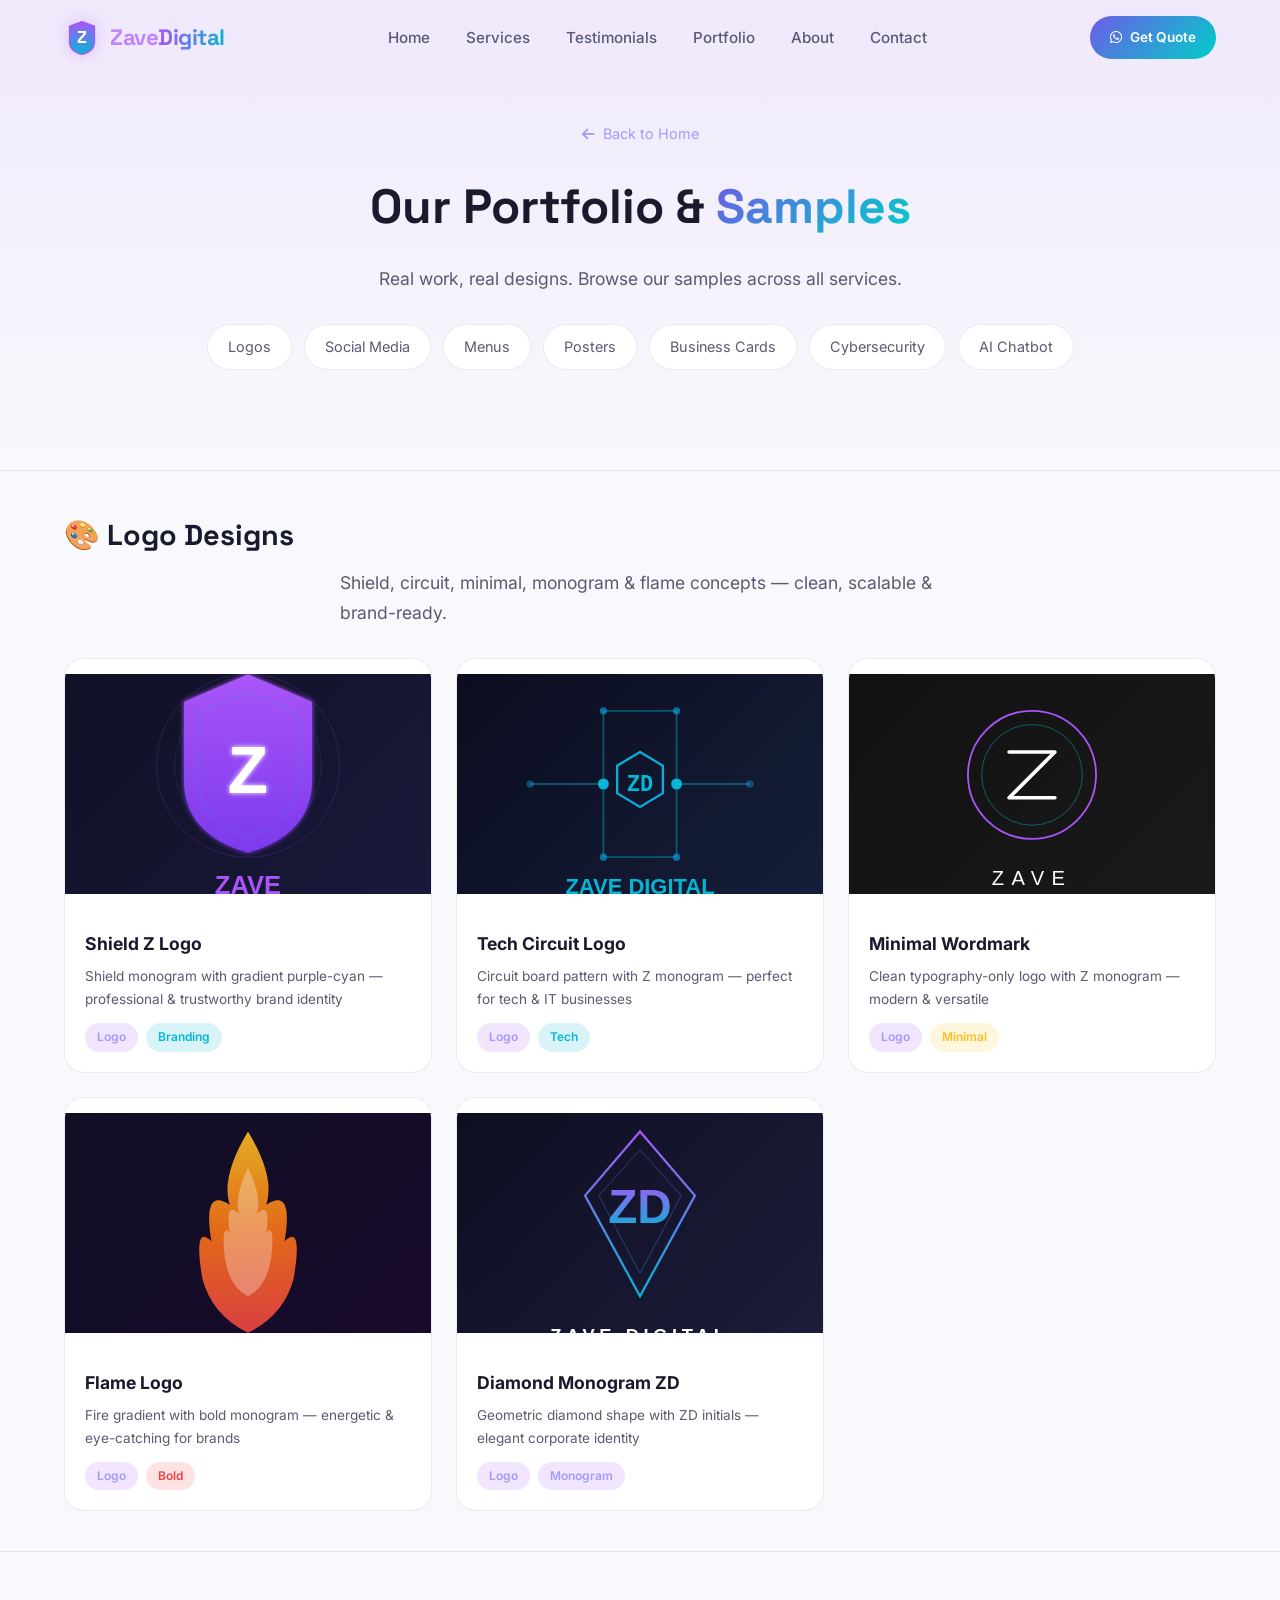
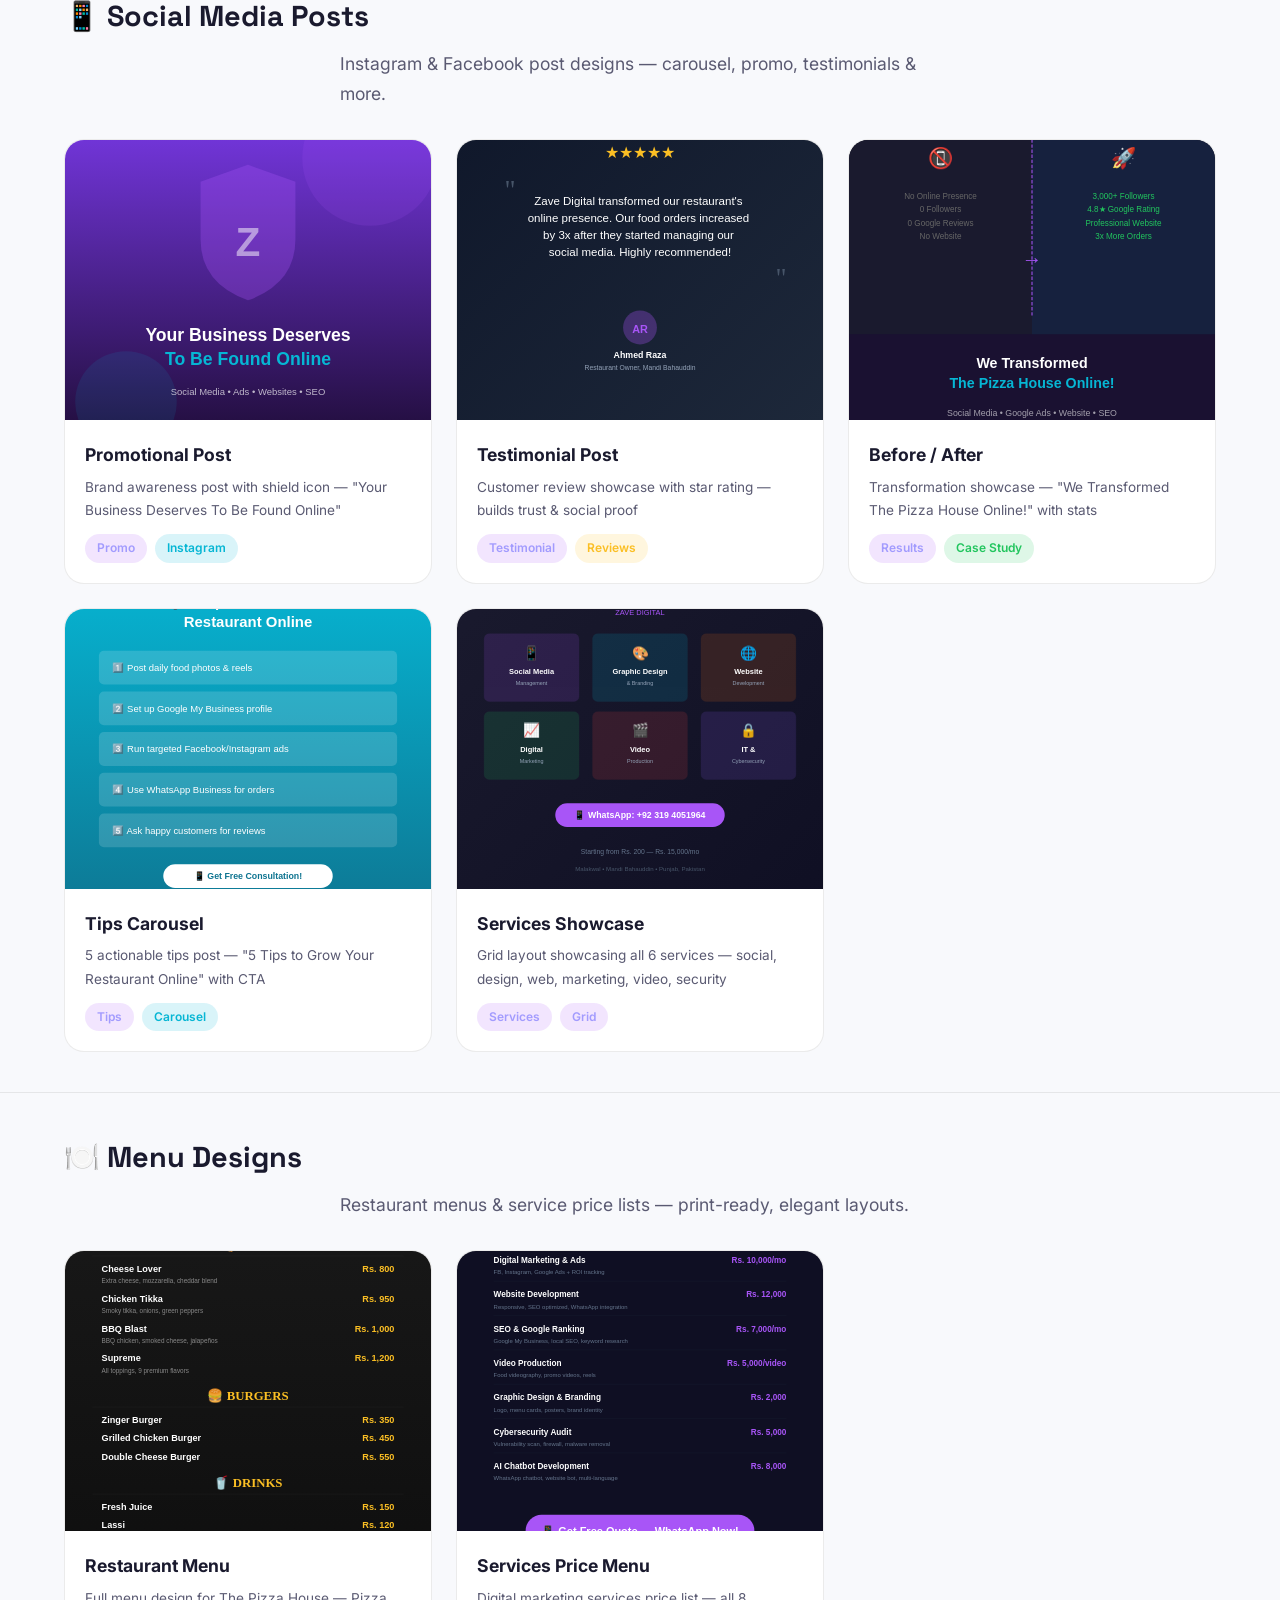
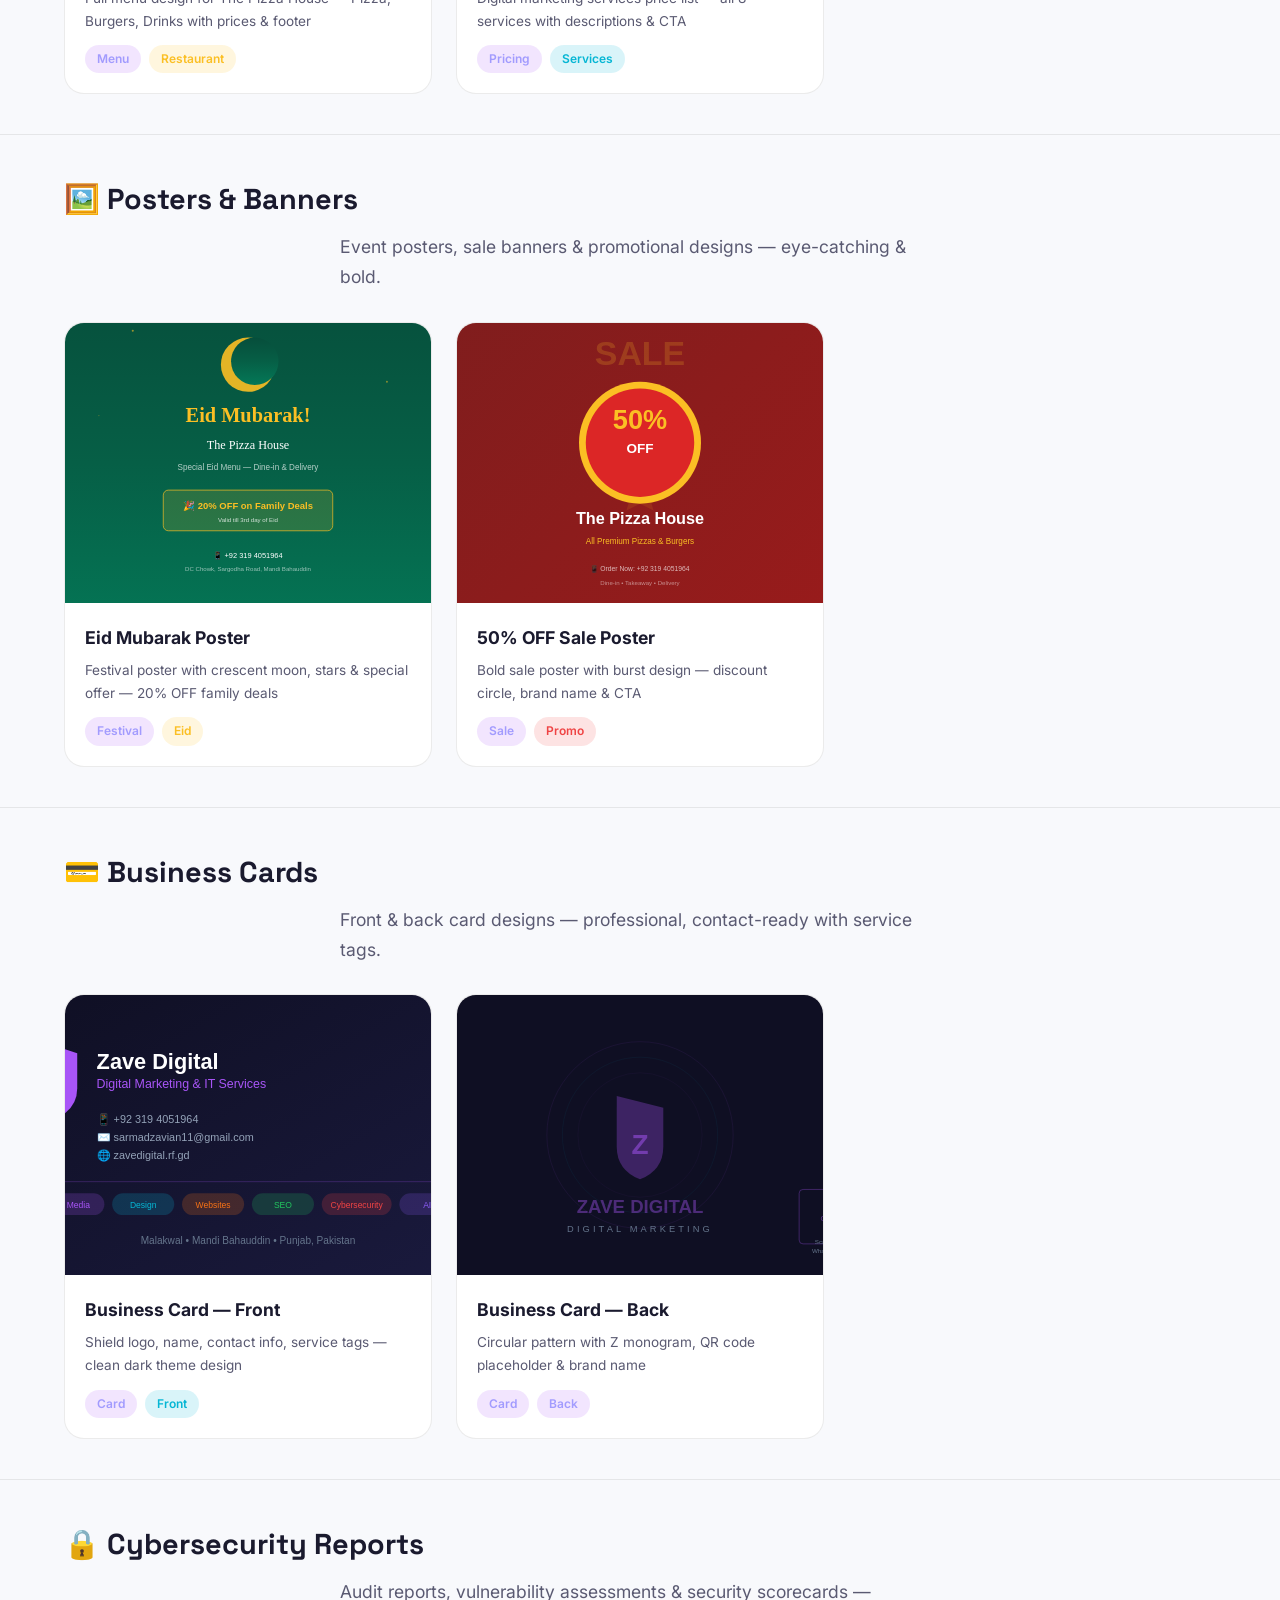
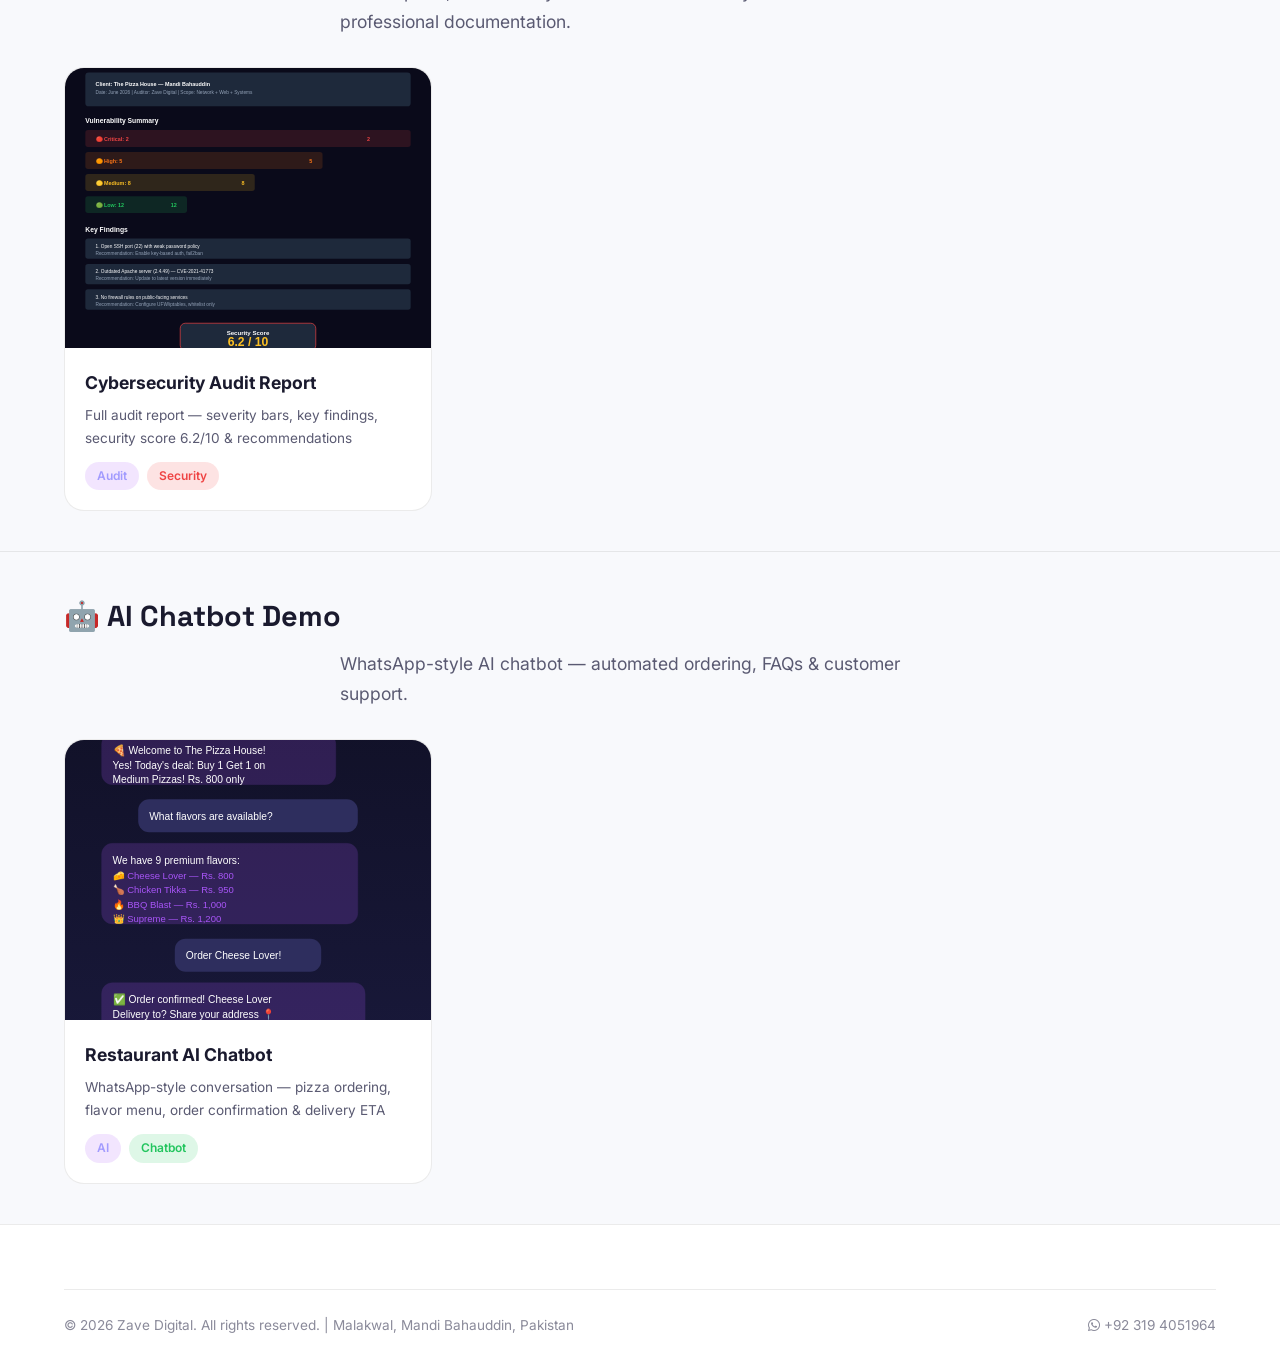
<file: gallery.html>
<!DOCTYPE html>
<html lang="en">
<head>
    <meta charset="UTF-8">
    <meta name="viewport" content="width=device-width, initial-scale=1.0">
    <title>Portfolio & Samples — Zave Digital</title>
    <link rel="stylesheet" href="css/style.css">
    <link rel="preconnect" href="https://fonts.googleapis.com">
    <link href="https://fonts.googleapis.com/css2?family=Inter:wght@300;400;500;600;700;800;900&family=Space+Grotesk:wght@400;500;600;700&display=swap" rel="stylesheet">
    <link rel="stylesheet" href="https://cdnjs.cloudflare.com/ajax/libs/font-awesome/6.5.1/css/all.min.css">
    <style>
        .gallery-hero {
            padding: 120px 0 60px;
            text-align: center;
            background: linear-gradient(180deg, rgba(168,85,247,0.1) 0%, transparent 100%);
        }
        .gallery-hero h1 {
            font-family: 'Space Grotesk', sans-serif;
            font-size: 3rem;
            margin-bottom: 16px;
        }
        .gallery-hero p {
            color: var(--text-secondary);
            font-size: 1.1rem;
            max-width: 600px;
            margin: 0 auto 30px;
        }
        .gallery-nav {
            display: flex;
            justify-content: center;
            gap: 12px;
            flex-wrap: wrap;
            margin-bottom: 40px;
        }
        .gallery-nav a {
            padding: 10px 20px;
            border-radius: 50px;
            background: var(--bg-card);
            border: 1px solid var(--border);
            color: var(--text-secondary);
            font-size: 0.9rem;
            transition: var(--transition);
            text-decoration: none;
        }
        .gallery-nav a:hover, .gallery-nav a.active {
            background: var(--accent);
            color: white;
            border-color: var(--accent);
        }
        .gallery-section { padding: 40px 0; border-top: 1px solid var(--border); }
        .gallery-section h2 {
            font-family: 'Space Grotesk', sans-serif;
            font-size: 1.8rem;
            margin-bottom: 8px;
        }
        .gallery-section .section-desc { color: var(--text-secondary); margin-bottom: 30px; }
        .sample-grid {
            display: grid;
            grid-template-columns: repeat(auto-fill, minmax(350px, 1fr));
            gap: 24px;
        }
        .sample-card {
            background: var(--bg-card);
            border-radius: var(--radius-lg);
            overflow: hidden;
            border: 1px solid var(--border);
            transition: var(--transition);
        }
        .sample-card:hover {
            transform: translateY(-4px);
            border-color: var(--accent);
            box-shadow: 0 8px 32px rgba(168,85,247,0.15);
        }
        .sample-preview {
            background: var(--bg-secondary);
            min-height: 250px;
            display: flex;
            align-items: center;
            justify-content: center;
            position: relative;
            overflow: hidden;
        }
        .sample-preview img {
            width: 100%;
            height: 280px;
            object-fit: cover;
            object-position: center;
        }
        .sample-preview.wide img { height: 220px; }
        .sample-info { padding: 20px; }
        .sample-info h3 { font-size: 1.1rem; margin-bottom: 6px; }
        .sample-info p { color: var(--text-secondary); font-size: 0.85rem; margin-bottom: 12px; }
        .sample-tags { display: flex; gap: 8px; flex-wrap: wrap; }
        .sample-tag {
            padding: 4px 12px;
            border-radius: 50px;
            background: rgba(168,85,247,0.15);
            color: var(--accent-light);
            font-size: 0.75rem;
            font-weight: 600;
        }
        .sample-tag.green { background: rgba(34,197,94,0.15); color: #22c55e; }
        .sample-tag.gold { background: rgba(251,191,36,0.15); color: #fbbf24; }
        .sample-tag.red { background: rgba(239,68,68,0.15); color: #ef4444; }
        .sample-tag.cyan { background: rgba(6,182,212,0.15); color: #06b6d4; }
        .gallery-back {
            display: inline-flex;
            align-items: center;
            gap: 8px;
            color: var(--accent-light);
            font-size: 0.9rem;
            margin-bottom: 20px;
            text-decoration: none;
        }
        .gallery-back:hover { color: var(--text-primary); }
        @media (max-width: 768px) {
            .sample-grid { grid-template-columns: 1fr; }
            .gallery-hero h1 { font-size: 2rem; }
        }
    </style>
</head>
<body>

    <!-- NAVBAR -->
    <nav class="navbar" id="navbar">
        <div class="container nav-container">
            <a href="index.html#home" class="logo">
                <span class="logo-shield">
                    <svg width="36" height="36" viewBox="0 0 40 46" xmlns="http://www.w3.org/2000/svg">
                        <defs>
                            <linearGradient id="navShield" x1="0" y1="0" x2="0" y2="1">
                                <stop offset="0%" stop-color="#a855f7"/>
                                <stop offset="100%" stop-color="#06b6d4"/>
                            </linearGradient>
                        </defs>
                        <path d="M20,2 L36,8 L36,28 Q36,40 20,44 Q4,40 4,28 L4,8 Z"
                              fill="url(#navShield)" stroke="#a855f7" stroke-width="1.5"/>
                        <text x="20" y="30" text-anchor="middle" font-size="22" font-weight="900"
                              font-family="'Space Grotesk','Segoe UI',sans-serif" fill="white">Z</text>
                    </svg>
                </span>
                <span class="logo-text-wrap"><span class="logo-zave">Zave</span><span class="logo-digital">Digital</span></span>
            </a>
            <ul class="nav-links" id="navLinks">
                <li><a href="index.html#home">Home</a></li>
                <li><a href="index.html#services">Services</a></li>
                <li><a href="index.html#testimonials">Testimonials</a></li>
                <li><a href="index.html#portfolio" class="active">Portfolio</a></li>
                <li><a href="index.html#about">About</a></li>
                <li><a href="index.html#contact">Contact</a></li>
            </ul>
            <a href="https://wa.me/923194051964" class="nav-cta" target="_blank">
                <i class="fab fa-whatsapp"></i> Get Quote
            </a>
            <button class="hamburger" id="hamburger" aria-label="Menu">
                <span></span><span></span><span></span>
            </button>
        </div>
    </nav>

    <!-- GALLERY HERO -->
    <section class="gallery-hero">
        <div class="container">
            <a href="index.html#portfolio" class="gallery-back"><i class="fas fa-arrow-left"></i> Back to Home</a>
            <h1>Our Portfolio & <span class="gradient-text">Samples</span></h1>
            <p>Real work, real designs. Browse our samples across all services.</p>
            <div class="gallery-nav">
                <a href="#logos">Logos</a>
                <a href="#social">Social Media</a>
                <a href="#menus">Menus</a>
                <a href="#posters">Posters</a>
                <a href="#cards">Business Cards</a>
                <a href="#cyber">Cybersecurity</a>
                <a href="#ai">AI Chatbot</a>
            </div>
        </div>
    </section>

    <!-- LOGOS -->
    <section class="gallery-section" id="logos">
        <div class="container">
            <h2>🎨 Logo Designs</h2>
            <p class="section-desc">Shield, circuit, minimal, monogram & flame concepts — clean, scalable & brand-ready.</p>
            <div class="sample-grid">
                <div class="sample-card">
                    <div class="sample-preview wide"><img src="samples/logos/logo1-shield.svg" alt="Shield Z Logo" loading="lazy"></div>
                    <div class="sample-info">
                        <h3>Shield Z Logo</h3>
                        <p>Shield monogram with gradient purple-cyan — professional & trustworthy brand identity</p>
                        <div class="sample-tags"><span class="sample-tag">Logo</span><span class="sample-tag cyan">Branding</span></div>
                    </div>
                </div>
                <div class="sample-card">
                    <div class="sample-preview wide"><img src="samples/logos/logo2-circuit.svg" alt="Tech Circuit Logo" loading="lazy"></div>
                    <div class="sample-info">
                        <h3>Tech Circuit Logo</h3>
                        <p>Circuit board pattern with Z monogram — perfect for tech & IT businesses</p>
                        <div class="sample-tags"><span class="sample-tag">Logo</span><span class="sample-tag cyan">Tech</span></div>
                    </div>
                </div>
                <div class="sample-card">
                    <div class="sample-preview wide"><img src="samples/logos/logo3-minimal.svg" alt="Minimal Logo" loading="lazy"></div>
                    <div class="sample-info">
                        <h3>Minimal Wordmark</h3>
                        <p>Clean typography-only logo with Z monogram — modern & versatile</p>
                        <div class="sample-tags"><span class="sample-tag">Logo</span><span class="sample-tag gold">Minimal</span></div>
                    </div>
                </div>
                <div class="sample-card">
                    <div class="sample-preview wide"><img src="samples/logos/logo4-flame.svg" alt="Flame Logo" loading="lazy"></div>
                    <div class="sample-info">
                        <h3>Flame Logo</h3>
                        <p>Fire gradient with bold monogram — energetic & eye-catching for brands</p>
                        <div class="sample-tags"><span class="sample-tag">Logo</span><span class="sample-tag red">Bold</span></div>
                    </div>
                </div>
                <div class="sample-card">
                    <div class="sample-preview wide"><img src="samples/logos/logo5-monogram.svg" alt="Monogram Logo" loading="lazy"></div>
                    <div class="sample-info">
                        <h3>Diamond Monogram ZD</h3>
                        <p>Geometric diamond shape with ZD initials — elegant corporate identity</p>
                        <div class="sample-tags"><span class="sample-tag">Logo</span><span class="sample-tag">Monogram</span></div>
                    </div>
                </div>
            </div>
        </div>
    </section>

    <!-- SOCIAL MEDIA -->
    <section class="gallery-section" id="social">
        <div class="container">
            <h2>📱 Social Media Posts</h2>
            <p class="section-desc">Instagram & Facebook post designs — carousel, promo, testimonials & more.</p>
            <div class="sample-grid">
                <div class="sample-card">
                    <div class="sample-preview"><img src="samples/social/post1-promo.svg" alt="Promo Post" loading="lazy"></div>
                    <div class="sample-info">
                        <h3>Promotional Post</h3>
                        <p>Brand awareness post with shield icon — "Your Business Deserves To Be Found Online"</p>
                        <div class="sample-tags"><span class="sample-tag">Promo</span><span class="sample-tag cyan">Instagram</span></div>
                    </div>
                </div>
                <div class="sample-card">
                    <div class="sample-preview"><img src="samples/social/post2-testimonial.svg" alt="Testimonial Post" loading="lazy"></div>
                    <div class="sample-info">
                        <h3>Testimonial Post</h3>
                        <p>Customer review showcase with star rating — builds trust & social proof</p>
                        <div class="sample-tags"><span class="sample-tag">Testimonial</span><span class="sample-tag gold">Reviews</span></div>
                    </div>
                </div>
                <div class="sample-card">
                    <div class="sample-preview"><img src="samples/social/post3-before-after.svg" alt="Before/After Post" loading="lazy"></div>
                    <div class="sample-info">
                        <h3>Before / After</h3>
                        <p>Transformation showcase — "We Transformed The Pizza House Online!" with stats</p>
                        <div class="sample-tags"><span class="sample-tag">Results</span><span class="sample-tag green">Case Study</span></div>
                    </div>
                </div>
                <div class="sample-card">
                    <div class="sample-preview"><img src="samples/social/post4-tips.svg" alt="Tips Carousel" loading="lazy"></div>
                    <div class="sample-info">
                        <h3>Tips Carousel</h3>
                        <p>5 actionable tips post — "5 Tips to Grow Your Restaurant Online" with CTA</p>
                        <div class="sample-tags"><span class="sample-tag">Tips</span><span class="sample-tag cyan">Carousel</span></div>
                    </div>
                </div>
                <div class="sample-card">
                    <div class="sample-preview"><img src="samples/social/post5-services.svg" alt="Services Showcase" loading="lazy"></div>
                    <div class="sample-info">
                        <h3>Services Showcase</h3>
                        <p>Grid layout showcasing all 6 services — social, design, web, marketing, video, security</p>
                        <div class="sample-tags"><span class="sample-tag">Services</span><span class="sample-tag">Grid</span></div>
                    </div>
                </div>
            </div>
        </div>
    </section>

    <!-- MENUS -->
    <section class="gallery-section" id="menus">
        <div class="container">
            <h2>🍽️ Menu Designs</h2>
            <p class="section-desc">Restaurant menus & service price lists — print-ready, elegant layouts.</p>
            <div class="sample-grid">
                <div class="sample-card">
                    <div class="sample-preview"><img src="samples/menus/menu1-restaurant.svg" alt="Restaurant Menu" loading="lazy"></div>
                    <div class="sample-info">
                        <h3>Restaurant Menu</h3>
                        <p>Full menu design for The Pizza House — Pizza, Burgers, Drinks with prices & footer</p>
                        <div class="sample-tags"><span class="sample-tag">Menu</span><span class="sample-tag gold">Restaurant</span></div>
                    </div>
                </div>
                <div class="sample-card">
                    <div class="sample-preview"><img src="samples/menus/menu2-services.svg" alt="Services Price Menu" loading="lazy"></div>
                    <div class="sample-info">
                        <h3>Services Price Menu</h3>
                        <p>Digital marketing services price list — all 8 services with descriptions & CTA</p>
                        <div class="sample-tags"><span class="sample-tag">Pricing</span><span class="sample-tag cyan">Services</span></div>
                    </div>
                </div>
            </div>
        </div>
    </section>

    <!-- POSTERS -->
    <section class="gallery-section" id="posters">
        <div class="container">
            <h2>🖼️ Posters & Banners</h2>
            <p class="section-desc">Event posters, sale banners & promotional designs — eye-catching & bold.</p>
            <div class="sample-grid">
                <div class="sample-card">
                    <div class="sample-preview"><img src="samples/posters/poster1-eid.svg" alt="Eid Mubarak Poster" loading="lazy"></div>
                    <div class="sample-info">
                        <h3>Eid Mubarak Poster</h3>
                        <p>Festival poster with crescent moon, stars & special offer — 20% OFF family deals</p>
                        <div class="sample-tags"><span class="sample-tag">Festival</span><span class="sample-tag gold">Eid</span></div>
                    </div>
                </div>
                <div class="sample-card">
                    <div class="sample-preview"><img src="samples/posters/poster2-sale.svg" alt="Sale Poster" loading="lazy"></div>
                    <div class="sample-info">
                        <h3>50% OFF Sale Poster</h3>
                        <p>Bold sale poster with burst design — discount circle, brand name & CTA</p>
                        <div class="sample-tags"><span class="sample-tag">Sale</span><span class="sample-tag red">Promo</span></div>
                    </div>
                </div>
            </div>
        </div>
    </section>

    <!-- BUSINESS CARDS -->
    <section class="gallery-section" id="cards">
        <div class="container">
            <h2>💳 Business Cards</h2>
            <p class="section-desc">Front & back card designs — professional, contact-ready with service tags.</p>
            <div class="sample-grid">
                <div class="sample-card">
                    <div class="sample-preview"><img src="samples/cards/card1-front.svg" alt="Business Card Front" loading="lazy"></div>
                    <div class="sample-info">
                        <h3>Business Card — Front</h3>
                        <p>Shield logo, name, contact info, service tags — clean dark theme design</p>
                        <div class="sample-tags"><span class="sample-tag">Card</span><span class="sample-tag cyan">Front</span></div>
                    </div>
                </div>
                <div class="sample-card">
                    <div class="sample-preview"><img src="samples/cards/card2-back.svg" alt="Business Card Back" loading="lazy"></div>
                    <div class="sample-info">
                        <h3>Business Card — Back</h3>
                        <p>Circular pattern with Z monogram, QR code placeholder & brand name</p>
                        <div class="sample-tags"><span class="sample-tag">Card</span><span class="sample-tag">Back</span></div>
                    </div>
                </div>
            </div>
        </div>
    </section>

    <!-- CYBERSECURITY -->
    <section class="gallery-section" id="cyber">
        <div class="container">
            <h2>🔒 Cybersecurity Reports</h2>
            <p class="section-desc">Audit reports, vulnerability assessments & security scorecards — professional documentation.</p>
            <div class="sample-grid">
                <div class="sample-card">
                    <div class="sample-preview"><img src="samples/cyber/audit-report.svg" alt="Cybersecurity Audit Report" loading="lazy"></div>
                    <div class="sample-info">
                        <h3>Cybersecurity Audit Report</h3>
                        <p>Full audit report — severity bars, key findings, security score 6.2/10 & recommendations</p>
                        <div class="sample-tags"><span class="sample-tag">Audit</span><span class="sample-tag red">Security</span></div>
                    </div>
                </div>
            </div>
        </div>
    </section>

    <!-- AI CHATBOT -->
    <section class="gallery-section" id="ai">
        <div class="container">
            <h2>🤖 AI Chatbot Demo</h2>
            <p class="section-desc">WhatsApp-style AI chatbot — automated ordering, FAQs & customer support.</p>
            <div class="sample-grid">
                <div class="sample-card">
                    <div class="sample-preview"><img src="samples/ai/chatbot-demo.svg" alt="AI Chatbot Demo" loading="lazy"></div>
                    <div class="sample-info">
                        <h3>Restaurant AI Chatbot</h3>
                        <p>WhatsApp-style conversation — pizza ordering, flavor menu, order confirmation & delivery ETA</p>
                        <div class="sample-tags"><span class="sample-tag">AI</span><span class="sample-tag green">Chatbot</span></div>
                    </div>
                </div>
            </div>
        </div>
    </section>

    <!-- FOOTER -->
    <footer class="footer">
        <div class="container">
            <div class="footer-bottom">
                <p>&copy; 2026 Zave Digital. All rights reserved. | Malakwal, Mandi Bahauddin, Pakistan</p>
                <p><a href="https://wa.me/923194051964" target="_blank"><i class="fab fa-whatsapp"></i> +92 319 4051964</a></p>
            </div>
        </div>
    </footer>

    <script src="js/main.js"></script>
</body>
</html>
</file>
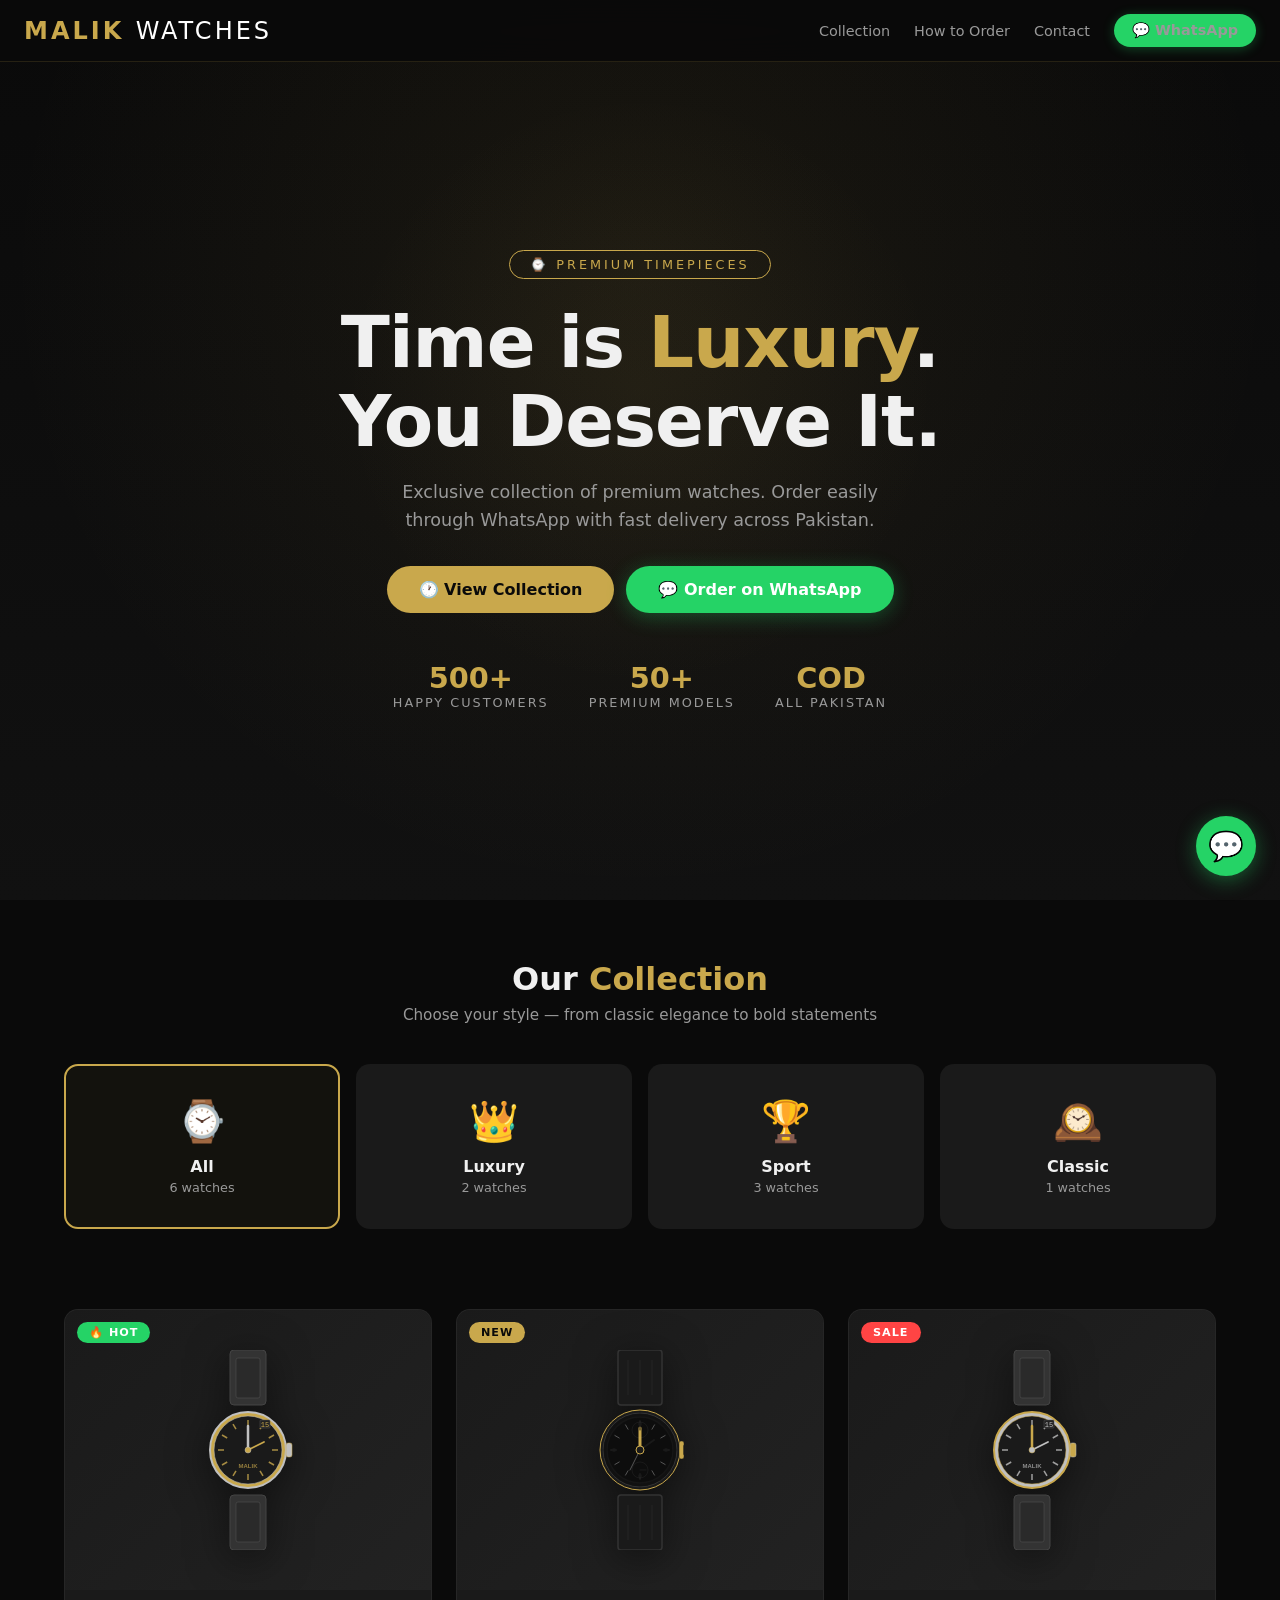
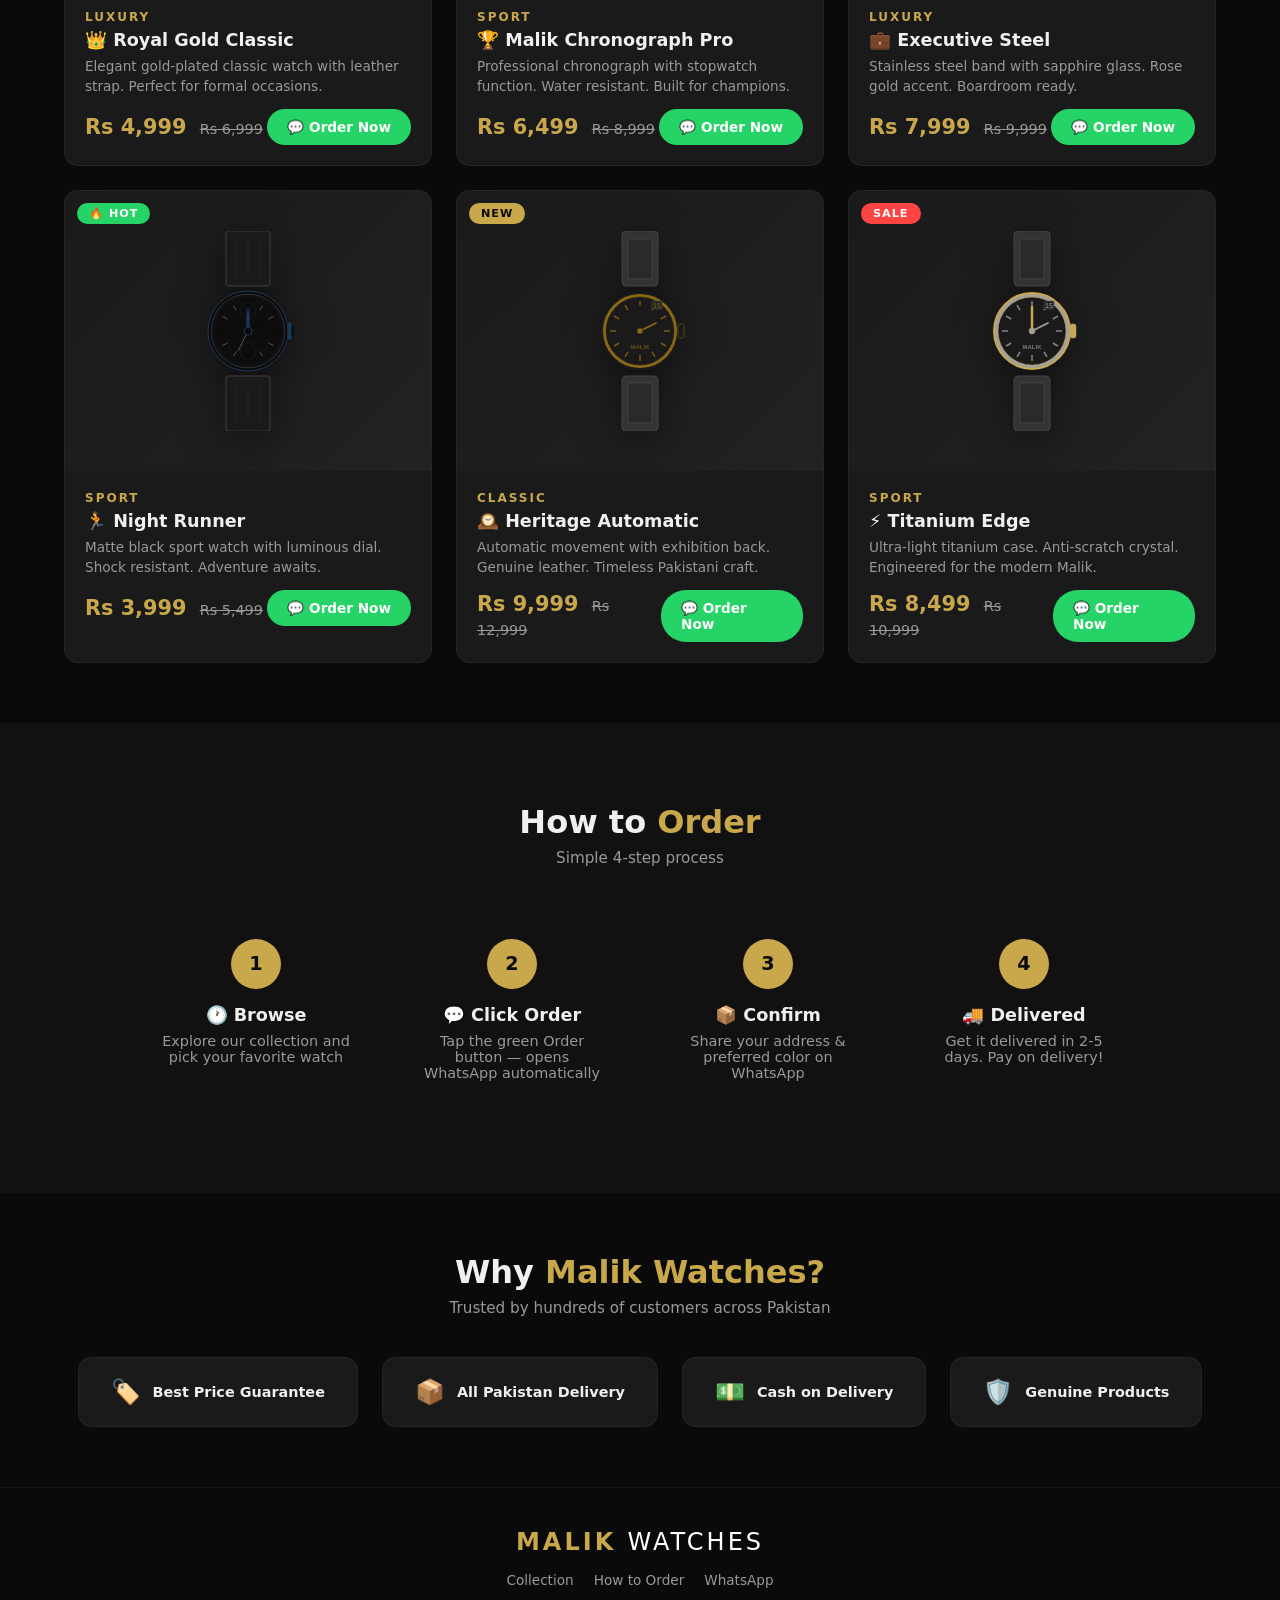
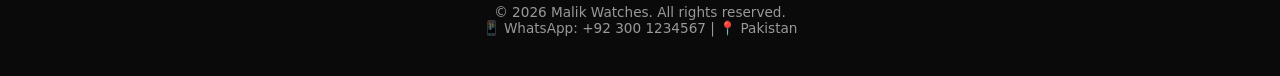
<file: malik-watches.html>
<!DOCTYPE html>
<html lang="en">
<head>
<meta charset="UTF-8">
<meta name="viewport" content="width=device-width, initial-scale=1.0">
<title>Malik Watches — Premium Timepieces</title>
<meta name="description" content="Malik Watches — Premium luxury & sport watches. Order now on WhatsApp.">
<style>
:root {
  --gold: #C9A84C; --gold-light: #E8D48B; --gold-dark: #A07C1C;
  --black: #0A0A0A; --dark: #111; --gray: #1A1A1A;
  --text: #F0F0F0; --text2: #999; --white: #fff;
  --whatsapp: #25D366; --radius: 14px;
}
* { margin:0; padding:0; box-sizing:border-box; -webkit-tap-highlight-color:transparent; }
html { scroll-behavior:smooth; }
body { font-family: 'Segoe UI', system-ui, sans-serif; background:var(--black); color:var(--text); }

/* ===== NAVBAR ===== */
.navbar {
  position:fixed; top:0; left:0; right:0; z-index:100;
  background:rgba(10,10,10,0.95); backdrop-filter:blur(20px);
  border-bottom:1px solid rgba(201,168,76,0.15);
  padding:14px 24px; display:flex; align-items:center; justify-content:space-between;
}
.nav-logo { font-size:1.5rem; font-weight:900; letter-spacing:3px; color:var(--gold); text-decoration:none; }
.nav-logo span { color:var(--white); font-weight:300; }
.nav-links { display:flex; gap:24px; align-items:center; }
.nav-links a { color:var(--text2); text-decoration:none; font-size:0.9rem; transition:color 0.3s; }
.nav-links a:hover { color:var(--gold); }
.nav-wa {
  background:var(--whatsapp); color:#fff; padding:8px 18px; border-radius:25px;
  text-decoration:none; font-weight:700; font-size:0.85rem; display:flex; align-items:center; gap:6px;
  transition:all 0.3s; box-shadow:0 2px 12px rgba(37,211,102,0.3);
}
.nav-wa:hover { transform:scale(1.05); box-shadow:0 4px 20px rgba(37,211,102,0.5); }
.menu-btn { display:none; background:none; border:none; color:var(--gold); font-size:1.5rem; cursor:pointer; }

/* ===== HERO ===== */
.hero {
  min-height:100vh; display:flex; align-items:center; justify-content:center;
  text-align:center; padding:120px 24px 60px;
  background: radial-gradient(ellipse at 50% 30%, rgba(201,168,76,0.08) 0%, transparent 70%),
              linear-gradient(180deg,var(--black) 0%,var(--dark) 100%);
  position:relative; overflow:hidden;
}
.hero::before {
  content:''; position:absolute; width:600px; height:600px;
  background:radial-gradient(circle, rgba(201,168,76,0.06) 0%, transparent 70%);
  top:10%; left:50%; transform:translateX(-50%); border-radius:50%;
}
.hero-content { position:relative; z-index:1; }
.hero-badge {
  display:inline-block; padding:6px 20px; border:1px solid var(--gold);
  color:var(--gold); font-size:0.8rem; letter-spacing:3px; text-transform:uppercase;
  border-radius:20px; margin-bottom:24px;
}
.hero h1 {
  font-size:clamp(2.5rem, 6vw, 4.5rem); font-weight:900; line-height:1.1;
  margin-bottom:16px; letter-spacing:-1px;
}
.hero h1 span { color:var(--gold); }
.hero p { font-size:1.1rem; color:var(--text2); max-width:500px; margin:0 auto 32px; line-height:1.6; }
.hero-btns { display:flex; gap:12px; justify-content:center; flex-wrap:wrap; }
.btn {
  padding:14px 32px; border:none; border-radius:30px; cursor:pointer;
  font-size:1rem; font-weight:700; text-decoration:none; display:inline-flex;
  align-items:center; gap:8px; transition:all 0.3s;
}
.btn-wa { background:var(--whatsapp); color:#fff; box-shadow:0 4px 20px rgba(37,211,102,0.3); }
.btn-wa:hover { transform:translateY(-2px); box-shadow:0 6px 30px rgba(37,211,102,0.5); }
.btn-gold { background:var(--gold); color:var(--black); }
.btn-gold:hover { background:var(--gold-light); transform:translateY(-2px); }
.hero-stats { display:flex; gap:40px; justify-content:center; margin-top:48px; flex-wrap:wrap; }
.hero-stat { text-align:center; }
.hero-stat .num { font-size:1.8rem; font-weight:900; color:var(--gold); }
.hero-stat .lbl { font-size:0.8rem; color:var(--text2); text-transform:uppercase; letter-spacing:2px; }

/* ===== CATEGORIES ===== */
.categories { padding:60px 24px; max-width:1200px; margin:0 auto; }
.section-title { text-align:center; margin-bottom:40px; }
.section-title h2 { font-size:2rem; font-weight:800; margin-bottom:8px; }
.section-title h2 span { color:var(--gold); }
.section-title p { color:var(--text2); font-size:0.95rem; }
.cat-grid { display:grid; grid-template-columns: repeat(auto-fit, minmax(200px,1fr)); gap:16px; }
.cat-card {
  background:var(--gray); border-radius:var(--radius); padding:32px 20px;
  text-align:center; cursor:pointer; transition:all  0.3s; border:2px solid transparent;
}
.cat-card:hover, .cat-card.active { border-color:var(--gold); background:rgba(201,168,76,0.05); }
.cat-card .cat-emoji { font-size:2.5rem; margin-bottom:12px; }
.cat-card .cat-name { font-weight:700; font-size:1rem; }
.cat-card .cat-count { color:var(--text2); font-size:0.8rem; margin-top:4px; }

/* ===== PRODUCTS ===== */
.products { padding:20px 24px 60px; max-width:1200px; margin:0 auto; }
.products-grid { display:grid; grid-template-columns: repeat(auto-fill, minmax(280px,1fr)); gap:24px; }
.product-card {
  background:var(--gray); border-radius:var(--radius); overflow:hidden;
  transition:all 0.3s; border:1px solid rgba(255,255,255,0.05); position:relative;
}
.product-card:hover { transform:translateY(-6px); box-shadow:0 12px 40px rgba(201,168,76,0.12); border-color:rgba(201,168,76,0.3); }
.product-image {
  width:100%; height:280px; display:flex; align-items:center; justify-content:center;
  background:linear-gradient(135deg, #1A1A1A 0%, #222 100%); position:relative; overflow:hidden;
}
.product-image svg { width:160px; height:200px; filter:drop-shadow(0 8px 20px rgba(0,0,0,0.5)); }
.badge {
  position:absolute; top:12px; left:12px; padding:4px 12px; border-radius:20px;
  font-size:0.7rem; font-weight:700; text-transform:uppercase; letter-spacing:1px;
}
.badge-new { background:var(--gold); color:var(--black); }
.badge-sale { background:#FF4444; color:#fff; }
.badge-hot { background:var(--whatsapp); color:#fff; }
.product-info { padding:20px; }
.product-cat { color:var(--gold); font-size:0.75rem; text-transform:uppercase; letter-spacing:2px; font-weight:600; }
.product-name { font-size:1.1rem; font-weight:700; margin:6px 0; }
.product-desc { color:var(--text2); font-size:0.85rem; line-height:1.5; margin-bottom:12px; }
.product-footer { display:flex; justify-content:space-between; align-items:center; }
.product-price { font-size:1.3rem; font-weight:900; color:var(--gold); }
.product-price .old { color:var(--text2); font-size:0.9rem; text-decoration:line-through; margin-left:6px; font-weight:400; }
.btn-order {
  background:var(--whatsapp); color:#fff; padding:10px 20px; border-radius:25px;
  text-decoration:none; font-weight:700; font-size:0.85rem; display:flex; align-items:center; gap:6px;
  transition:all 0.3s; border:none; cursor:pointer;
}
.btn-order:hover { background:#1da851; transform:scale(1.05); }

/* ===== HOW IT WORKS ===== */
.how-it-works { padding:80px 24px; background:var(--dark); }
.steps { display:grid; grid-template-columns: repeat(auto-fit, minmax(220px,1fr)); gap:24px; max-width:1000px; margin:0 auto; }
.step { text-align:center; padding:32px 20px; }
.step-num {
  width:50px; height:50px; border-radius:50%; background:var(--gold); color:var(--black);
  font-weight:900; font-size:1.2rem; display:flex; align-items:center; justify-content:center;
  margin:0 auto 16px;
}
.step h3 { font-size:1.1rem; font-weight:700; margin-bottom:8px; }
.step p { color:var(--text2); font-size:0.9rem; }

/* ===== TRUST ===== */
.trust { padding:60px 24px; text-align:center; }
.trust-badges { display:flex; gap:24px; justify-content:center; flex-wrap:wrap; margin-top:32px; }
.trust-badge {
  background:var(--gray); padding:20px 32px; border-radius:var(--radius);
  display:flex; align-items:center; gap:12px; border:1px solid rgba(255,255,255,0.05);
}
.trust-badge .icon { font-size:1.5rem; }
.trust-badge .text { font-size:0.9rem; font-weight:600; }

/* ===== FOOTER ===== */
.footer {
  border-top:1px solid rgba(255,255,255,0.05); padding:40px 24px;
  text-align:center; color:var(--text2); font-size:0.85rem;
}
.footer .footer-logo { font-size:1.5rem; font-weight:900; color:var(--gold); letter-spacing:3px; margin-bottom:16px; }
.footer .footer-logo span { color:var(--white); font-weight:300; }
.footer-links { display:flex; gap:20px; justify-content:center; margin-bottom:16px; flex-wrap:wrap; }
.footer-links a { color:var(--text2); text-decoration:none; transition:color 0.3s; }
.footer-links a:hover { color:var(--gold); }

/* ===== WHATSAPP FAB ===== */
.wa-fab {
  position:fixed; bottom:24px; right:24px; z-index:100;
  width:60px; height:60px; border-radius:50%; background:var(--whatsapp);
  display:flex; align-items:center; justify-content:center; box-shadow:0 4px 20px rgba(37,211,102,0.4);
  cursor:pointer; transition:all 0.3s; border:none; font-size:1.8rem; color:#fff; text-decoration:none;
}
.wa-fab:hover { transform:scale(1.1); box-shadow:0 6px 30px rgba(37,211,102,0.6); }

/* ===== RESPONSIVE ===== */
@media(max-width:768px) {
  .nav-links { display:none; }
  .menu-btn { display:block; }
  .hero h1 { font-size:2.2rem; }
  .hero-stats { gap:24px; }
  .hero-stat .num { font-size:1.4rem; }
  .products-grid { grid-template-columns: repeat(auto-fill, minmax(240px,1fr)); }
}

/* ===== SCROLLBAR ===== */
::-webkit-scrollbar { width:6px; }
::-webkit-scrollbar-track { background:var(--black); }
::-webkit-scrollbar-thumb { background:var(--gold-dark); border-radius:3px; }

/* ===== ANIMATIONS ===== */
.fade-in { opacity:0; transform:translateY(30px); transition:all 0.6s; }
.fade-in.visible { opacity:1; transform:translateY(0); }
</style>
</head>
<body>

<!-- NAVBAR -->
<nav class="navbar">
  <a href="#" class="nav-logo">MALIK <span>WATCHES</span></a>
  <div class="nav-links">
    <a href="#collection">Collection</a>
    <a href="#how-it-works">How to Order</a>
    <a href="#contact">Contact</a>
    <a href="https://wa.me/923001234567" class="nav-wa" target="_blank">💬 WhatsApp</a>
  </div>
  <button class="menu-btn" onclick="alert('WhatsApp: 0300-1234567')">☰</button>
</nav>

<!-- HERO -->
<section class="hero" id="home">
  <div class="hero-content">
    <div class="hero-badge">⌚ Premium Timepieces</div>
    <h1>Time is <span>Luxury</span>.<br>You Deserve It.</h1>
    <p>Exclusive collection of premium watches. Order easily through WhatsApp with fast delivery across Pakistan.</p>
    <div class="hero-btns">
      <a href="#collection" class="btn btn-gold">🕐 View Collection</a>
      <a href="https://wa.me/923001234567?text=Hi!%20I%27m%20interested%20in%20your%20watches" class="btn btn-wa" target="_blank">💬 Order on WhatsApp</a>
    </div>
    <div class="hero-stats">
      <div class="hero-stat"><div class="num">500+</div><div class="lbl">Happy Customers</div></div>
      <div class="hero-stat"><div class="num">50+</div><div class="lbl">Premium Models</div></div>
      <div class="hero-stat"><div class="num">COD</div><div class="lbl">All Pakistan</div></div>
    </div>
  </div>
</section>

<!-- CATEGORIES -->
<section class="categories" id="collection">
  <div class="section-title">
    <h2>Our <span>Collection</span></h2>
    <p>Choose your style — from classic elegance to bold statements</p>
  </div>
  <div class="cat-grid" id="cat-grid"></div>
</section>

<!-- PRODUCTS -->
<section class="products" id="products">
  <div class="products-grid" id="products-grid"></div>
</section>

<!-- HOW IT WORKS -->
<section class="how-it-works" id="how-it-works">
  <div class="section-title">
    <h2>How to <span>Order</span></h2>
    <p>Simple 4-step process</p>
  </div>
  <div class="steps">
    <div class="step">
      <div class="step-num">1</div>
      <h3>🕐 Browse</h3>
      <p>Explore our collection and pick your favorite watch</p>
    </div>
    <div class="step">
      <div class="step-num">2</div>
      <h3>💬 Click Order</h3>
      <p>Tap the green Order button — opens WhatsApp automatically</p>
    </div>
    <div class="step">
      <div class="step-num">3</div>
      <h3>📦 Confirm</h3>
      <p>Share your address & preferred color on WhatsApp</p>
    </div>
    <div class="step">
      <div class="step-num">4</div>
      <h3>🚚 Delivered</h3>
      <p>Get it delivered in 2-5 days. Pay on delivery!</p>
    </div>
  </div>
</section>

<!-- TRUST -->
<section class="trust" id="contact">
  <div class="section-title">
    <h2>Why <span>Malik Watches?</span></h2>
    <p>Trusted by hundreds of customers across Pakistan</p>
  </div>
  <div class="trust-badges">
    <div class="trust-badge"><span class="icon">🏷️</span><span class="text">Best Price Guarantee</span></div>
    <div class="trust-badge"><span class="icon">📦</span><span class="text">All Pakistan Delivery</span></div>
    <div class="trust-badge"><span class="icon">💵</span><span class="text">Cash on Delivery</span></div>
    <div class="trust-badge"><span class="icon">🛡️</span><span class="text">Genuine Products</span></div>
  </div>
</section>

<!-- FOOTER -->
<footer class="footer">
  <div class="footer-logo">MALIK <span>WATCHES</span></div>
  <div class="footer-links">
    <a href="#collection">Collection</a>
    <a href="#how-it-works">How to Order</a>
    <a href="https://wa.me/923001234567" target="_blank">WhatsApp</a>
  </div>
  <p>© 2026 Malik Watches. All rights reserved.</p>
  <p>📱 WhatsApp: +92 300 1234567 | 📍 Pakistan</p>
</footer>

<!-- WHATSAPP FAB -->
<a href="https://wa.me/923001234567?text=Hi!%20I%27d%20like%20to%20order%20a%20watch" class="wa-fab" target="_blank">💬</a>

<script>
// ===== PRODUCT DATA =====
const WHATSAPP = '+923001234567';

const products = [
  {
    id:1, name:"Royal Gold Classic", cat:"Luxury",
    desc:"Elegant gold-plated classic watch with leather strap. Perfect for formal occasions.",
    price:4999, oldPrice:6999, badge:"hot",
    colors:["#C9A84C","#C0C0C0","#1A3A5C"],
    emoji:"👑", svgType:"classic"
  },
  {
    id:2, name:"Malik Chronograph Pro", cat:"Sport",
    desc:"Professional chronograph with stopwatch function. Water resistant. Built for champions.",
    price:6499, oldPrice:8999, badge:"new",
    colors:["#1A1A1A","#C9A84C","#2E5B8A"],
    emoji:"🏆", svgType:"sport"
  },
  {
    id:3, name:"Executive Steel", cat:"Luxury",
    desc:"Stainless steel band with sapphire glass. Rose gold accent. Boardroom ready.",
    price:7999, oldPrice:9999, badge:"sale",
    colors:["#C0C0C0","#C9A84C","#8B6914"],
    emoji:"💼", svgType:"luxury"
  },
  {
    id:4, name:"Night Runner", cat:"Sport",
    desc:"Matte black sport watch with luminous dial. Shock resistant. Adventure awaits.",
    price:3999, oldPrice:5499, badge:"hot",
    colors:["#0A0A0A","#1A3A5C","#3A3A3A"],
    emoji:"🏃", svgType:"sport"
  },
  {
    id:5, name:"Heritage Automatic", cat:"Classic",
    desc:"Automatic movement with exhibition back. Genuine leather. Timeless Pakistani craft.",
    price:9999, oldPrice:12999, badge:"new",
    colors:["#8B6914","#1A1A1A","#4A2A0A"],
    emoji:"🕰️", svgType:"classic"
  },
  {
    id:6, name:"Titanium Edge", cat:"Sport",
    desc:"Ultra-light titanium case. Anti-scratch crystal. Engineered for the modern Malik.",
    price:8499, oldPrice:10999, badge:"sale",
    colors:["#A0A0A0","#C9A84C","#1A1A1A"],
    emoji:"⚡", svgType:"luxury"
  }
];

const categories = ["All", ...new Set(products.map(p=>p.cat))];

// ===== WATCH SVG GENERATOR =====
function watchSVG(p) {
  const c1 = p.colors[0] || '#C9A84C';
  const c2 = p.colors[1] || '#C0C0C0';
  const isClassic = p.svgType === 'classic';
  const isLuxury = p.svgType === 'luxury';

  if (isClassic || isLuxury) {
    return `<svg viewBox="0 0 160 200" xmlns="http://www.w3.org/2000/svg">
      <!-- Strap top -->
      <rect x="62" y="0" width="36" height="55" rx="4" fill="#333" stroke="#444" stroke-width="1"/>
      <rect x="68" y="8" width="24" height="40" rx="2" fill="#2A2A2A" stroke="#555" stroke-width="0.5"/>
      <!-- Strap bottom -->
      <rect x="62" y="145" width="36" height="55" rx="4" fill="#333" stroke="#444" stroke-width="1"/>
      <rect x="68" y="152" width="24" height="40" rx="2" fill="#2A2A2A" stroke="#555" stroke-width="0.5"/>
      <!-- Case -->
      <circle cx="80" cy="100" r="38" fill="${c1}" stroke="${c2}" stroke-width="2"/>
      <circle cx="80" cy="100" r="34" fill="#1A1A1A" stroke="${c2}" stroke-width="0.5"/>
      <!-- Dial markings -->
      ${[0,30,60,90,120,150,180,210,240,270,300,330].map(a=>{
        const rad = (a-90)*Math.PI/180;
        const inner = 24, outer = 30;
        return `<line x1="${80+inner*Math.cos(rad)}" y1="${100+inner*Math.sin(rad)}" x2="${80+outer*Math.cos(rad)}" y2="${100+outer*Math.sin(rad)}" stroke="${c1}" stroke-width="1.5" opacity="0.8"/>`;
      }).join('')}
      <!-- Hands -->
      <line x1="80" y1="100" x2="80" y2="76" stroke="${c2}" stroke-width="2.5" stroke-linecap="round"/>
      <line x1="80" y1="100" x2="96" y2="92" stroke="${c1}" stroke-width="1.8" stroke-linecap="round"/>
      <circle cx="80" cy="100" r="3" fill="${c1}" stroke="${c2}" stroke-width="0.5"/>
      <!-- Crown -->
      <rect x="118" y="93" width="6" height="14" rx="2" fill="${c2}" stroke="${c1}" stroke-width="0.5"/>
      <!-- Date window -->
      <rect x="92" y="70" width="10" height="8" rx="1" fill="#222" stroke="#555" stroke-width="0.5"/>
      <text x="97" y="77" text-anchor="middle" fill="${c1}" font-size="7" font-family="monospace">15</text>
      <!-- Brand -->
      <text x="80" y="118" text-anchor="middle" fill="${c1}" font-size="6" font-weight="bold" font-family="sans-serif" opacity="0.7">MALIK</text>
    </svg>`;
  }

  // Sport style
  return `<svg viewBox="0 0 160 200" xmlns="http://www.w3.org/2000/svg">
    <!-- Strap top -->
    <rect x="58" y="0" width="44" height="55" rx="3" fill="#1A1A1A" stroke="#333" stroke-width="1.5"/>
    <line x1="68" y1="10" x2="68" y2="45" stroke="rgba(255,255,255,0.05)" stroke-width="1"/>
    <line x1="80" y1="10" x2="80" y2="45" stroke="rgba(255,255,255,0.05)" stroke-width="1"/>
    <line x1="92" y1="10" x2="92" y2="45" stroke="rgba(255,255,255,0.05)" stroke-width="1"/>
    <!-- Strap bottom -->
    <rect x="58" y="145" width="44" height="55" rx="3" fill="#1A1A1A" stroke="#333" stroke-width="1.5"/>
    <line x1="68" y1="155" x2="68" y2="190" stroke="rgba(255,255,255,0.05)" stroke-width="1"/>
    <line x1="80" y1="155" x2="80" y2="190" stroke="rgba(255,255,255,0.05)" stroke-width="1"/>
    <line x1="92" y1="155" x2="92" y2="190" stroke="rgba(255,255,255,0.05)" stroke-width="1"/>
    <!-- Case outer -->
    <circle cx="80" cy="100" r="40" fill="${c1}" stroke="${c2}" stroke-width="1"/>
    <circle cx="80" cy="100" r="37" fill="#111" stroke="#333" stroke-width="1"/>
    <!-- Bezel -->
    <circle cx="80" cy="100" r="33" fill="none" stroke="${c1}" stroke-width="1.5" opacity="0.6"/>
    <!-- Dial -->
    <circle cx="80" cy="100" r="32" fill="#0D0D0D"/>
    <!-- Hour markers -->
    ${[0,30,60,90,120,150,180,210,240,270,300,330].map(a=>{
      const rad = (a-90)*Math.PI/180;
      const inner = 24, outer = 29;
      return `<line x1="${80+inner*Math.cos(rad)}" y1="${100+inner*Math.sin(rad)}" x2="${80+outer*Math.cos(rad)}" y2="${100+outer*Math.sin(rad)}" stroke="${a%90===0?c1:'rgba(255,255,255,0.3)'}" stroke-width="${a%90===0?2:1}" stroke-linecap="round"/>`;
    }).join('')}
    <!-- Luminous dots -->
    ${[0,90,180,270].map(a=>{
      const rad = (a-90)*Math.PI/180;
      return `<circle cx="${80+26*Math.cos(rad)}" cy="${100+26*Math.sin(rad)}" r="2" fill="${c1}" opacity="0.8"/>`;
    }).join('')}
    <!-- Hands -->
    <line x1="80" y1="100" x2="80" y2="78" stroke="${c2}" stroke-width="3" stroke-linecap="round"/>
    <line x1="80" y1="100" x2="94" y2="90" stroke="${c1}" stroke-width="2" stroke-linecap="round"/>
    <line x1="80" y1="100" x2="70" y2="120" stroke="rgba(255,255,255,0.3)" stroke-width="1" stroke-linecap="round"/>
    <circle cx="80" cy="100" r="4" fill="${c1}" stroke="${c2}" stroke-width="1"/>
    <!-- Sub-dial top -->
    <circle cx="80" cy="80" r="8" fill="none" stroke="rgba(255,255,255,0.1)" stroke-width="0.5"/>
    <line x1="80" y1="80" x2="80" y2="74" stroke="${c1}" stroke-width="1" stroke-linecap="round"/>
    <!-- Sub-dial bottom -->
    <circle cx="80" cy="120" r="8" fill="none" stroke="rgba(255,255,255,0.1)" stroke-width="0.5"/>
    <line x1="80" y1="120" x2="86" y2="120" stroke="${c1}" stroke-width="1" stroke-linecap="round"/>
    <!-- Crown -->
    <rect x="119" y="91" width="5" height="18" rx="2" fill="${c2}" stroke="${c1}" stroke-width="0.5"/>
    <rect x="123" y="95" width="3" height="10" rx="1" fill="${c1}" opacity="0.6"/>
    <!-- Bezel markers -->
    ${Array.from({length:12},(_,i)=>{
      const a = i*30;
      const rad = (a-90)*Math.PI/180;
      return `<circle cx="${80+38*Math.cos(rad)}" cy="${100+38*Math.sin(rad)}" r="1" fill="${c1}" opacity="0.5"/>`;
    }).join('')}
  </svg>`;
}

// ===== RENDER CATEGORIES =====
let activeCat = 'All';
function renderCategories() {
  document.getElementById('cat-grid').innerHTML = categories.map(c => {
    const count = c==='All' ? products.length : products.filter(p=>p.cat===c).length;
    const emojis = {All:'⌚', Luxury:'👑', Sport:'🏆', Classic:'🕰️'};
    return `<div class="cat-card ${c===activeCat?'active':''}" onclick="filterByCat('${c}')" data-cat="${c}">
      <div class="cat-emoji">${emojis[c]||'⌚'}</div>
      <div class="cat-name">${c}</div>
      <div class="cat-count">${count} watches</div>
    </div>`;
  }).join('');
}

// ===== RENDER PRODUCTS =====
function renderProducts() {
  const filtered = activeCat==='All' ? products : products.filter(p=>p.cat===activeCat);
  document.getElementById('products-grid').innerHTML = filtered.map(p => {
    const msg = encodeURIComponent(`Hi Malik Watches! I want to order:\n\n⌚ ${p.name}\n💰 Rs ${p.price.toLocaleString()}\n\nPlease share color options and delivery details.\n\nMy name: \nMy city: \nMy address:`);
    const waLink = `https://wa.me/${WHATSAPP}?text=${msg}`;
    let badgeHtml = '';
    if(p.badge==='new') badgeHtml = '<span class="badge badge-new">New</span>';
    else if(p.badge==='sale') badgeHtml = '<span class="badge badge-sale">Sale</span>';
    else if(p.badge==='hot') badgeHtml = '<span class="badge badge-hot">🔥 Hot</span>';

    return `<div class="product-card fade-in">
      <div class="product-image">
        ${watchSVG(p)}
        ${badgeHtml}
      </div>
      <div class="product-info">
        <div class="product-cat">${p.cat}</div>
        <div class="product-name">${p.emoji} ${p.name}</div>
        <div class="product-desc">${p.desc}</div>
        <div class="product-footer">
          <div class="product-price">
            Rs ${p.price.toLocaleString()}
            ${p.oldPrice?`<span class="old">Rs ${p.oldPrice.toLocaleString()}</span>`:''}
          </div>
          <a href="${waLink}" class="btn-order" target="_blank">
            💬 Order Now
          </a>
        </div>
      </div>
    </div>`;
  }).join('');

  // Scroll animation
  setTimeout(() => {
    document.querySelectorAll('.fade-in').forEach(el => el.classList.add('visible'));
  }, 100);
}

function filterByCat(cat) {
  activeCat = cat;
  document.querySelectorAll('.cat-card').forEach(c=>c.classList.toggle('active', c.dataset.cat===cat));
  renderProducts();
  document.getElementById('products').scrollIntoView({behavior:'smooth'});
}

// ===== INTERSECTION OBSERVER =====
const observer = new IntersectionObserver((entries) => {
  entries.forEach(e => { if(e.isIntersecting) e.target.classList.add('visible'); });
}, {threshold:0.1});
document.addEventListener('DOMContentLoaded', () => {
  document.querySelectorAll('.fade-in').forEach(el => observer.observe(el));
});

// ===== INIT =====
renderCategories();
renderProducts();
</script>
</body>
</html>
</file>
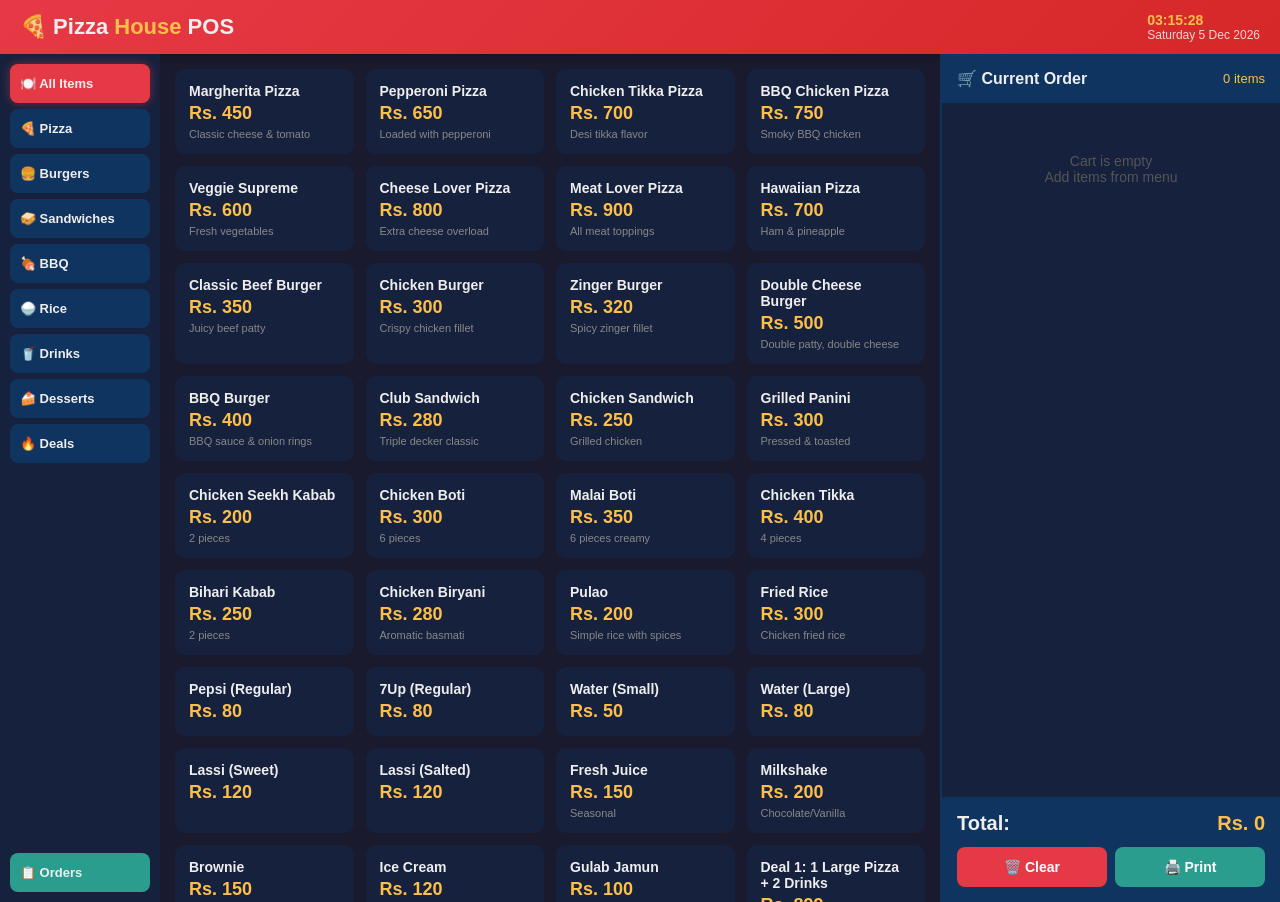
<file: pos.html>
<!DOCTYPE html>
<html lang="en">
<head>
<meta charset="UTF-8">
<meta name="viewport" content="width=device-width, initial-scale=1.0">
<title>Pizza House POS</title>
<style>
* { margin: 0; padding: 0; box-sizing: border-box; }
body { font-family: 'Segoe UI', Tahoma, sans-serif; background: #1a1a2e; color: #eee; height: 100vh; overflow: hidden; }

.header { background: linear-gradient(135deg, #e63946, #d62828); padding: 12px 20px; display: flex; justify-content: space-between; align-items: center; box-shadow: 0 2px 10px rgba(0,0,0,0.3); }
.header h1 { font-size: 22px; font-weight: 700; }
.header h1 span { color: #fcbf49; }
.header-right { display: flex; gap: 15px; align-items: center; }
.header-right .time { font-size: 14px; color: #fcbf49; font-weight: 600; }
.header-right .date { font-size: 12px; color: #fff; opacity: 0.8; }

.main { display: flex; height: calc(100vh - 52px); }

/* Categories Sidebar */
.categories { width: 160px; background: #16213e; padding: 10px; display: flex; flex-direction: column; gap: 6px; overflow-y: auto; }
.cat-btn { padding: 12px 10px; border: none; border-radius: 8px; background: #0f3460; color: #eee; cursor: pointer; font-size: 13px; font-weight: 600; transition: all 0.2s; text-align: left; }
.cat-btn:hover { background: #e63946; }
.cat-btn.active { background: #e63946; box-shadow: 0 0 10px rgba(230,57,70,0.5); }

/* Menu Items */
.menu-area { flex: 1; padding: 15px; overflow-y: auto; }
.menu-grid { display: grid; grid-template-columns: repeat(auto-fill, minmax(160px, 1fr)); gap: 12px; }
.menu-item { background: #16213e; border-radius: 10px; padding: 12px; cursor: pointer; transition: all 0.2s; border: 2px solid transparent; }
.menu-item:hover { border-color: #e63946; transform: translateY(-2px); }
.menu-item .name { font-size: 14px; font-weight: 600; margin-bottom: 4px; }
.menu-item .price { font-size: 18px; color: #fcbf49; font-weight: 700; }
.menu-item .desc { font-size: 11px; color: #888; margin-top: 4px; }

/* Cart / Order Panel */
.cart-panel { width: 340px; background: #16213e; display: flex; flex-direction: column; border-left: 2px solid #0f3460; }
.cart-header { padding: 15px; background: #0f3460; display: flex; justify-content: space-between; align-items: center; }
.cart-header h2 { font-size: 16px; }
.cart-items { flex: 1; overflow-y: auto; padding: 10px; }
.cart-item { display: flex; justify-content: space-between; align-items: center; padding: 10px; background: #1a1a2e; border-radius: 8px; margin-bottom: 8px; }
.cart-item .item-name { font-size: 13px; font-weight: 600; flex: 1; }
.cart-item .item-price { font-size: 13px; color: #fcbf49; margin-right: 10px; }
.qty-controls { display: flex; align-items: center; gap: 6px; }
.qty-btn { width: 26px; height: 26px; border: none; border-radius: 50%; background: #e63946; color: #fff; font-size: 16px; cursor: pointer; font-weight: 700; display: flex; align-items: center; justify-content: center; }
.qty-btn.minus { background: #555; }
.qty-num { font-size: 14px; font-weight: 700; min-width: 20px; text-align: center; }
.remove-btn { background: none; border: none; color: #e63946; cursor: pointer; font-size: 18px; margin-left: 5px; }

.cart-footer { padding: 15px; background: #0f3460; }
.cart-total { display: flex; justify-content: space-between; font-size: 20px; font-weight: 700; margin-bottom: 12px; }
.cart-total .amount { color: #fcbf49; }
.cart-buttons { display: flex; gap: 8px; }
.cart-btn { flex: 1; padding: 12px; border: none; border-radius: 8px; font-size: 14px; font-weight: 700; cursor: pointer; transition: all 0.2s; }
.btn-print { background: #2a9d8f; color: #fff; }
.btn-print:hover { background: #21867a; }
.btn-clear { background: #555; color: #fff; }
.btn-clear:hover { background: #444; }
.btn-new { background: #e63946; color: #fff; }
.btn-new:hover { background: #d62828; }

/* Print Receipt */
.receipt { display: none; position: fixed; top: 0; left: 0; width: 100%; height: 100%; background: rgba(0,0,0,0.7); z-index: 100; justify-content: center; align-items: center; }
.receipt-content { background: #fff; color: #000; width: 320px; padding: 20px; border-radius: 10px; font-family: 'Courier New', monospace; }
.receipt-content h2 { text-align: center; font-size: 18px; margin-bottom: 5px; }
.receipt-content .receipt-sub { text-align: center; font-size: 11px; color: #555; margin-bottom: 15px; }
.receipt-items { border-top: 1px dashed #000; border-bottom: 1px dashed #000; padding: 10px 0; margin-bottom: 10px; }
.receipt-item { display: flex; justify-content: space-between; font-size: 12px; margin-bottom: 4px; }
.receipt-total { font-size: 16px; font-weight: 700; text-align: right; margin-bottom: 10px; }
.receipt-footer { text-align: center; font-size: 11px; color: #555; }
.receipt-btns { display: flex; gap: 10px; margin-top: 15px; }
.receipt-btns button { flex: 1; padding: 10px; border: none; border-radius: 6px; font-size: 13px; font-weight: 600; cursor: pointer; }
.btn-close-receipt { background: #555; color: #fff; }
.btn-print-receipt { background: #2a9d8f; color: #fff; }

/* Order History */
.history-panel { display: none; position: fixed; top: 0; left: 0; width: 100%; height: 100%; background: rgba(0,0,0,0.8); z-index: 100; }
.history-content { background: #16213e; width: 500px; max-height: 80vh; margin: 50px auto; border-radius: 10px; padding: 20px; overflow-y: auto; }
.history-content h2 { margin-bottom: 15px; }
.history-order { background: #1a1a2e; border-radius: 8px; padding: 12px; margin-bottom: 10px; }
.history-order .order-header { display: flex; justify-content: space-between; margin-bottom: 8px; font-size: 13px; color: #fcbf49; }
.history-order .order-items { font-size: 12px; color: #aaa; }
.history-order .order-total { font-size: 14px; font-weight: 700; text-align: right; margin-top: 5px; }
.btn-close-history { background: #e63946; color: #fff; border: none; padding: 10px 20px; border-radius: 6px; cursor: pointer; font-size: 14px; font-weight: 600; margin-top: 10px; }

/* Empty cart */
.empty-cart { text-align: center; color: #555; padding: 40px 20px; font-size: 14px; }

/* Scrollbar */
::-webkit-scrollbar { width: 6px; }
::-webkit-scrollbar-track { background: #1a1a2e; }
::-webkit-scrollbar-thumb { background: #e63946; border-radius: 3px; }
</style>
</head>
<body>

<div class="header">
  <h1>🍕 Pizza <span>House</span> POS</h1>
  <div class="header-right">
    <div>
      <div class="time" id="clock">00:00:00</div>
      <div class="date" id="date">Loading...</div>
    </div>
  </div>
</div>

<div class="main">
  <!-- Categories -->
  <div class="categories" id="categories">
    <button class="cat-btn active" onclick="filterCat('all', this)">🍽️ All Items</button>
    <button class="cat-btn" onclick="filterCat('pizza', this)">🍕 Pizza</button>
    <button class="cat-btn" onclick="filterCat('burger', this)">🍔 Burgers</button>
    <button class="cat-btn" onclick="filterCat('sandwich', this)">🥪 Sandwiches</button>
    <button class="cat-btn" onclick="filterCat('bbq', this)">🍖 BBQ</button>
    <button class="cat-btn" onclick="filterCat('rice', this)">🍚 Rice</button>
    <button class="cat-btn" onclick="filterCat('drinks', this)">🥤 Drinks</button>
    <button class="cat-btn" onclick="filterCat('dessert', this)">🍰 Desserts</button>
    <button class="cat-btn" onclick="filterCat('deal', this)">🔥 Deals</button>
    <div style="flex:1"></div>
    <button class="cat-btn" onclick="showHistory()" style="background:#2a9d8f;">📋 Orders</button>
  </div>

  <!-- Menu -->
  <div class="menu-area">
    <div class="menu-grid" id="menuGrid"></div>
  </div>

  <!-- Cart -->
  <div class="cart-panel">
    <div class="cart-header">
      <h2>🛒 Current Order</h2>
      <span id="itemCount" style="color:#fcbf49; font-size:13px;">0 items</span>
    </div>
    <div class="cart-items" id="cartItems">
      <div class="empty-cart">Cart is empty<br>Add items from menu</div>
    </div>
    <div class="cart-footer">
      <div class="cart-total">
        <span>Total:</span>
        <span class="amount">Rs. <span id="totalAmount">0</span></span>
      </div>
      <div class="cart-buttons">
        <button class="cart-btn btn-new" onclick="clearCart()">🗑️ Clear</button>
        <button class="cart-btn btn-print" onclick="printReceipt()">🖨️ Print</button>
      </div>
    </div>
  </div>
</div>

<!-- Receipt Modal -->
<div class="receipt" id="receiptModal">
  <div class="receipt-content" id="receiptContent">
    <h2>🍕 Pizza House</h2>
    <div class="receipt-sub" id="receiptInfo"></div>
    <div class="receipt-items" id="receiptItems"></div>
    <div class="receipt-total" id="receiptTotal"></div>
    <div class="receipt-footer">
      Thank you for dining with us!<br>
      Come back again 🙏
    </div>
    <div class="receipt-btns">
      <button class="btn-close-receipt" onclick="closeReceipt()">Close</button>
      <button class="btn-print-receipt" onclick="window.print()">Print</button>
    </div>
  </div>
</div>

<!-- History Modal -->
<div class="history-panel" id="historyPanel">
  <div class="history-content">
    <h2>📋 Order History</h2>
    <div id="historyList"></div>
    <button class="btn-close-history" onclick="closeHistory()">Close</button>
  </div>
</div>

<script>
const menuData = [
  // PIZZA
  { id:1, cat:'pizza', name:'Margherita Pizza', desc:'Classic cheese & tomato', price:450, sizes:['S','M','L'] },
  { id:2, cat:'pizza', name:'Pepperoni Pizza', desc:'Loaded with pepperoni', price:650, sizes:['S','M','L'] },
  { id:3, cat:'pizza', name:'Chicken Tikka Pizza', desc:'Desi tikka flavor', price:700, sizes:['S','M','L'] },
  { id:4, cat:'pizza', name:'BBQ Chicken Pizza', desc:'Smoky BBQ chicken', price:750, sizes:['S','M','L'] },
  { id:5, cat:'pizza', name:'Veggie Supreme', desc:'Fresh vegetables', price:600, sizes:['S','M','L'] },
  { id:6, cat:'pizza', name:'Cheese Lover Pizza', desc:'Extra cheese overload', price:800, sizes:['M','L'] },
  { id:7, cat:'pizza', name:'Meat Lover Pizza', desc:'All meat toppings', price:900, sizes:['M','L'] },
  { id:8, cat:'pizza', name:'Hawaiian Pizza', desc:'Ham & pineapple', price:700, sizes:['S','M','L'] },
  // BURGERS
  { id:10, cat:'burger', name:'Classic Beef Burger', desc:'Juicy beef patty', price:350 },
  { id:11, cat:'burger', name:'Chicken Burger', desc:'Crispy chicken fillet', price:300 },
  { id:12, cat:'burger', name:'Zinger Burger', desc:'Spicy zinger fillet', price:320 },
  { id:13, cat:'burger', name:'Double Cheese Burger', desc:'Double patty, double cheese', price:500 },
  { id:14, cat:'burger', name:'BBQ Burger', desc:'BBQ sauce & onion rings', price:400 },
  // SANDWICHES
  { id:20, cat:'sandwich', name:'Club Sandwich', desc:'Triple decker classic', price:280 },
  { id:21, cat:'sandwich', name:'Chicken Sandwich', desc:'Grilled chicken', price:250 },
  { id:22, cat:'sandwich', name:'Grilled Panini', desc:'Pressed & toasted', price:300 },
  // BBQ
  { id:30, cat:'bbq', name:'Chicken Seekh Kabab', desc:'2 pieces', price:200 },
  { id:31, cat:'bbq', name:'Chicken Boti', desc:'6 pieces', price:300 },
  { id:32, cat:'bbq', name:'Malai Boti', desc:'6 pieces creamy', price:350 },
  { id:33, cat:'bbq', name:'Chicken Tikka', desc:'4 pieces', price:400 },
  { id:34, cat:'bbq', name:'Bihari Kabab', desc:'2 pieces', price:250 },
  // RICE
  { id:40, cat:'rice', name:'Chicken Biryani', desc:'Aromatic basmati', price:280 },
  { id:41, cat:'rice', name:'Pulao', desc:'Simple rice with spices', price:200 },
  { id:42, cat:'rice', name:'Fried Rice', desc:'Chicken fried rice', price:300 },
  // DRINKS
  { id:50, cat:'drinks', name:'Pepsi (Regular)', desc:'', price:80 },
  { id:51, cat:'drinks', name:'7Up (Regular)', desc:'', price:80 },
  { id:52, cat:'drinks', name:'Water (Small)', desc:'', price:50 },
  { id:53, cat:'drinks', name:'Water (Large)', desc:'', price:80 },
  { id:54, cat:'drinks', name:'Lassi (Sweet)', desc:'', price:120 },
  { id:55, cat:'drinks', name:'Lassi (Salted)', desc:'', price:120 },
  { id:56, cat:'drinks', name:'Fresh Juice', desc:'Seasonal', price:150 },
  { id:57, cat:'drinks', name:'Milkshake', desc:'Chocolate/Vanilla', price:200 },
  // DESSERTS
  { id:60, cat:'dessert', name:'Brownie', desc:'Chocolate brownie', price:150 },
  { id:61, cat:'dessert', name:'Ice Cream', desc:'2 scoops', price:120 },
  { id:62, cat:'dessert', name:'Gulab Jamun', desc:'4 pieces', price:100 },
  // DEALS
  { id:70, cat:'deal', name:'Deal 1: 1 Large Pizza + 2 Drinks', desc:'Any large pizza', price:899 },
  { id:71, cat:'deal', name:'Deal 2: 2 Medium Pizzas', desc:'Any medium pizzas', price:999 },
  { id:72, cat:'deal', name:'Deal 3: Family Pack', desc:'2 Large + 4 Drinks + Fries', price:1499 },
  { id:73, cat:'deal', name:'Deal 4: Burger Combo', desc:'Burger + Fries + Drink', price:399 },
  { id:74, cat:'deal', name:'Deal 5: Biryani Combo', desc:'Biryani + Drink + Salad', price:349 },
];

let cart = [];
let orders = JSON.parse(localStorage.getItem('ph_orders') || '[]');
let currentCat = 'all';

function renderMenu(cat) {
  currentCat = cat;
  const grid = document.getElementById('menuGrid');
  const items = cat === 'all' ? menuData : menuData.filter(i => i.cat === cat);
  grid.innerHTML = items.map(item => `
    <div class="menu-item" onclick="addToCart(${item.id})">
      <div class="name">${item.name}</div>
      <div class="price">Rs. ${item.price}</div>
      ${item.desc ? `<div class="desc">${item.desc}</div>` : ''}
    </div>
  `).join('');
}

function filterCat(cat, btn) {
  document.querySelectorAll('.cat-btn').forEach(b => b.classList.remove('active'));
  btn.classList.add('active');
  renderMenu(cat);
}

function addToCart(id) {
  const item = menuData.find(i => i.id === id);
  const existing = cart.find(c => c.id === id);
  if (existing) {
    existing.qty++;
  } else {
    cart.push({ ...item, qty: 1 });
  }
  renderCart();
}

function updateQty(id, delta) {
  const item = cart.find(c => c.id === id);
  if (!item) return;
  item.qty += delta;
  if (item.qty <= 0) cart = cart.filter(c => c.id !== id);
  renderCart();
}

function removeItem(id) {
  cart = cart.filter(c => c.id !== id);
  renderCart();
}

function renderCart() {
  const container = document.getElementById('cartItems');
  const count = cart.reduce((s, c) => s + c.qty, 0);
  const total = cart.reduce((s, c) => s + c.price * c.qty, 0);

  document.getElementById('itemCount').textContent = `${count} item${count !== 1 ? 's' : ''}`;
  document.getElementById('totalAmount').textContent = total.toLocaleString();

  if (cart.length === 0) {
    container.innerHTML = '<div class="empty-cart">Cart is empty<br>Add items from menu</div>';
    return;
  }

  container.innerHTML = cart.map(item => `
    <div class="cart-item">
      <div class="item-name">${item.name}</div>
      <div class="qty-controls">
        <button class="qty-btn minus" onclick="updateQty(${item.id}, -1)">−</button>
        <span class="qty-num">${item.qty}</span>
        <button class="qty-btn" onclick="updateQty(${item.id}, 1)">+</button>
      </div>
      <div class="item-price">Rs. ${(item.price * item.qty).toLocaleString()}</div>
      <button class="remove-btn" onclick="removeItem(${item.id})">×</button>
    </div>
  `).join('');
}

function clearCart() {
  if (cart.length === 0) return;
  if (confirm('Clear all items from cart?')) {
    cart = [];
    renderCart();
  }
}

function printReceipt() {
  if (cart.length === 0) { alert('Cart is empty!'); return; }
  const total = cart.reduce((s, c) => s + c.price * c.qty, 0);
  const now = new Date();
  const orderId = 'PH-' + Date.now().toString().slice(-6);

  document.getElementById('receiptInfo').innerHTML = `
    Order: <b>${orderId}</b><br>
    ${now.toLocaleDateString()} ${now.toLocaleTimeString()}<br>
    Pizza House Restaurant
  `;

  document.getElementById('receiptItems').innerHTML = cart.map(item => `
    <div class="receipt-item">
      <span>${item.name} ×${item.qty}</span>
      <span>Rs. ${(item.price * item.qty).toLocaleString()}</span>
    </div>
  `).join('');

  document.getElementById('receiptTotal').innerHTML = `TOTAL: Rs. ${total.toLocaleString()}`;
  document.getElementById('receiptModal').style.display = 'flex';

  // Save order
  orders.unshift({ id: orderId, items: [...cart], total, time: now.toISOString() });
  if (orders.length > 50) orders = orders.slice(0, 50);
  localStorage.setItem('ph_orders', JSON.stringify(orders));
}

function closeReceipt() {
  document.getElementById('receiptModal').style.display = 'none';
  cart = [];
  renderCart();
}

function showHistory() {
  const list = document.getElementById('historyList');
  if (orders.length === 0) {
    list.innerHTML = '<div style="text-align:center; color:#555; padding:30px;">No orders yet</div>';
  } else {
    list.innerHTML = orders.map(o => `
      <div class="history-order">
        <div class="order-header">
          <span><b>${o.id}</b></span>
          <span>${new Date(o.time).toLocaleString()}</span>
        </div>
        <div class="order-items">${o.items.map(i => `${i.name} ×${i.qty}`).join(', ')}</div>
        <div class="order-total">Rs. ${o.total.toLocaleString()}</div>
      </div>
    `).join('');
  }
  document.getElementById('historyPanel').style.display = 'block';
}

function closeHistory() {
  document.getElementById('historyPanel').style.display = 'none';
}

// Clock
function updateClock() {
  const now = new Date();
  document.getElementById('clock').textContent = now.toLocaleTimeString('en-GB');
  document.getElementById('date').textContent = now.toLocaleDateString('en-GB', { weekday:'long', year:'numeric', month:'short', day:'numeric' });
}
setInterval(updateClock, 1000);
updateClock();

// Init
renderMenu('all');
</script>
</body>
</html>
</file>
<file: patients/css/style.css>
:root{
  --bg:#0f172a; --card:#1e293b; --accent:#06b6d4; --accent2:#6c5ce7;
  --text:#e2e8f0; --muted:#94a3b8; --border:#334155; --ok:#10b981; --warn:#f59e0b;
}
*{box-sizing:border-box}
html,body{margin:0;padding:0;background:var(--bg);color:var(--text);font-family:system-ui,-apple-system,'Segoe UI',Roboto,'Noto Nastaliq Urdu','Jameel Noori Nastaleeq',Arial,sans-serif;overflow-y:auto;-ms-overflow-style:none;scrollbar-width:none}
.app-header{position:sticky;top:0;z-index:50;display:flex;align-items:center;justify-content:space-between;padding:14px 18px;background:rgba(15,23,42,.9);backdrop-filter:blur(8px);border-bottom:1px solid var(--border)}
.logo{font-weight:700;font-size:18px;letter-spacing:.01em}
.icon-btn{background:var(--card);border:1px solid var(--border);color:var(--text);width:44px;height:44px;border-radius:12px;font-size:18px;cursor:pointer}
.container{padding:18px;max-width:1100px;margin:0 auto}
h2{font-size:18px;color:var(--muted);margin:0 0 10px}
.cards-grid{display:grid;grid-template-columns:repeat(2,1fr);gap:12px}
@media(min-width:760px){.cards-grid{grid-template-columns:repeat(5,1fr)}}
.card{background:linear-gradient(180deg,#1e293b,#0f172a);border:1px solid var(--border);border-radius:18px;padding:18px 14px;text-align:center;cursor:pointer;transition:.15s transform,.15s border-color;user-select:none;-webkit-tap-highlight-color:transparent}
.card:hover{border-color:#475569}
.card:active{transform:translateY(2px)}
.card .icon{font-size:28px;margin-bottom:8px}
.card .label{font-size:14px;color:var(--text);line-height:1.3}
.cat-grid{display:grid;grid-template-columns:repeat(2,1fr);gap:12px;margin-top:8px}
@media(min-width:760px){.cat-grid{grid-template-columns:repeat(3,1fr)}}
.cat{background:#111b2b;border:1px solid var(--border);border-radius:16px;padding:16px;cursor:pointer;display:flex;align-items:center;gap:12px;transition:.15s border-color}
.cat:hover{border-color:#475569}
.cat .cat-icon{width:48px;height:48px;display:grid;place-items:center;background:#1e293b;border-radius:14px;font-size:22px}
.cat .cat-title{font-weight:600;font-size:15px;color:var(--text)}
.screen{display:none}
.screen.active{display:block}
.overlay{position:fixed;inset:0;background:#0008;z-index:100;display:grid;place-items:center;padding:18px}
.overlay-content{background:var(--card);border:1px solid var(--border);border-radius:18px;padding:18px;width:100%;max-width:480px;max-height:90vh;overflow:auto}
.overlay h3{margin:0 0 10px}
.overlay button{background:#334155;color:#fff;border:none;padding:10px 14px;border-radius:10px;margin:6px 6px 0 0;font-size:14px;cursor:pointer}
.overlay .close{background:#ef4444;margin-top:14px}
.toast{position:fixed;left:50%;bottom:24px;transform:translateX(-50%);background:#0f172a;border:1px solid var(--border);color:#fff;padding:10px 14px;border-radius:999px;font-size:14px;z-index:200;opacity:.95}
.hidden{display:none!important}
</file>
<file: css/style.css>
/* ============================================
   ZAVE DIGITAL — Professional Website Styles
   Dark Theme | Modern | Mobile Responsive
   ============================================ */

/* === RESET & BASE === */
*, *::before, *::after {
    margin: 0;
    padding: 0;
    box-sizing: border-box;
}

/* Light theme (default / system preference) */
:root {
    --bg-primary: #f8f9fc;
    --bg-secondary: #ffffff;
    --bg-card: #ffffff;
    --bg-card-hover: #f0f1f5;
    --text-primary: #1a1a2e;
    --text-secondary: #5a5a72;
    --text-muted: #8a8a9a;
    --accent: #6c5ce7;
    --accent-light: #a29bfe;
    --accent-glow: rgba(108, 92, 231, 0.25);
    --gradient: linear-gradient(135deg, #6c5ce7, #00cec9);
    --gradient-text: linear-gradient(135deg, #6c5ce7, #00cec9);
    --whatsapp: #25D366;
    --border: rgba(0,0,0,0.08);
    --border-light: rgba(0,0,0,0.12);
    --shadow: 0 8px 32px rgba(0,0,0,0.08);
    --shadow-lg: 0 16px 64px rgba(0,0,0,0.12);
    --radius: 12px;
    --radius-lg: 20px;
    --transition: all 0.3s cubic-bezier(0.4, 0, 0.2, 1);
}

/* Dark theme — auto when system prefers dark */
@media (prefers-color-scheme: dark) {
    :root {
        --bg-primary: #0a0a0f;
        --bg-secondary: #111118;
        --bg-card: #16161f;
        --bg-card-hover: #1c1c28;
        --text-primary: #f0f0f5;
        --text-secondary: #a0a0b0;
        --text-muted: #6a6a7a;
        --border: rgba(255,255,255,0.06);
        --border-light: rgba(255,255,255,0.1);
        --accent-glow: rgba(108, 92, 231, 0.3);
        --shadow: 0 8px 32px rgba(0,0,0,0.4);
        --shadow-lg: 0 16px 64px rgba(0,0,0,0.6);
    }
}

html {
    scroll-behavior: smooth;
    scroll-padding-top: 80px;
}

body {
    font-family: 'Inter', -apple-system, BlinkMacSystemFont, sans-serif;
    background: var(--bg-primary);
    color: var(--text-primary);
    line-height: 1.7;
    overflow-x: hidden;
}

.container {
    max-width: 1200px;
    margin: 0 auto;
    padding: 0 24px;
}

img { max-width: 100%; display: block; }

a { text-decoration: none; color: inherit; transition: var(--transition); }

/* === UTILITY === */
.gradient-text {
    background: var(--gradient-text);
    -webkit-background-clip: text;
    -webkit-text-fill-color: transparent;
    background-clip: text;
}

/* === BUTTONS === */
.btn {
    display: inline-flex;
    align-items: center;
    gap: 10px;
    padding: 14px 28px;
    border-radius: 50px;
    font-weight: 600;
    font-size: 0.95rem;
    transition: var(--transition);
    cursor: pointer;
    border: none;
    white-space: nowrap;
}

.btn-primary {
    background: var(--gradient);
    color: #fff;
    box-shadow: 0 4px 20px var(--accent-glow);
}

.btn-primary:hover {
    transform: translateY(-2px);
    box-shadow: 0 8px 30px var(--accent-glow);
}

.btn-outline {
    background: transparent;
    color: var(--text-primary);
    border: 2px solid var(--border-light);
}

.btn-outline:hover {
    border-color: var(--accent);
    color: var(--accent-light);
}

.btn-whatsapp {
    background: var(--whatsapp);
    color: #fff;
    justify-content: center;
    font-size: 1.1rem;
    padding: 16px 32px;
}

.btn-whatsapp:hover {
    background: #1da851;
    transform: translateY(-2px);
}

.btn-full { width: 100%; justify-content: center; }

/* === NAVBAR === */
.navbar {
    position: fixed;
    top: 0;
    left: 0;
    right: 0;
    z-index: 1000;
    padding: 16px 0;
    transition: var(--transition);
}

.navbar.scrolled {
    background: rgba(248, 249, 252, 0.95);
    backdrop-filter: blur(20px);
    border-bottom: 1px solid var(--border);
    padding: 12px 0;
}
@media (prefers-color-scheme: dark) {
    .navbar.scrolled {
        background: rgba(10, 10, 15, 0.95);
    }
}

.nav-container {
    max-width: 1200px;
    margin: 0 auto;
    padding: 0 24px;
    display: flex;
    align-items: center;
    justify-content: space-between;
}

/* Logo - Shield SVG */
.logo {
    display: flex;
    align-items: center;
    gap: 10px;
    font-family: 'Space Grotesk', sans-serif;
    font-size: 1.4rem;
    font-weight: 700;
    letter-spacing: -0.5px;
}

.logo-shield {
    display: flex;
    align-items: center;
    flex-shrink: 0;
    filter: drop-shadow(0 0 8px rgba(168,85,247,0.3));
}

.logo-text-wrap {
    display: flex;
    align-items: center;
}

.logo-zave {
    color: #c084fc;
}

.logo-digital {
    background: linear-gradient(90deg, #a855f7, #06b6d4);
    -webkit-background-clip: text;
    -webkit-text-fill-color: transparent;
    background-clip: text;
}

/* Hero Logo */
.hero-logo {
    margin-bottom: 24px;
    animation: logoFloat 6s ease-in-out infinite;
}

.hero-logo svg {
    filter: drop-shadow(0 0 40px rgba(168,85,247,0.3));
}

@keyframes logoFloat {
    0%, 100% { transform: translateY(0); }
    50% { transform: translateY(-8px); }
}

.nav-links {
    display: flex;
    list-style: none;
    gap: 36px;
}

.nav-links a {
    color: var(--text-secondary);
    font-weight: 500;
    font-size: 0.95rem;
    position: relative;
    padding: 4px 0;
}

.nav-links a::after {
    content: '';
    position: absolute;
    bottom: -2px;
    left: 0;
    width: 0;
    height: 2px;
    background: var(--gradient);
    transition: var(--transition);
}

.nav-links a:hover {
    color: var(--text-primary);
}

.nav-links a:hover::after {
    width: 100%;
}

.nav-cta {
    background: var(--gradient);
    color: #fff;
    padding: 10px 20px;
    border-radius: 50px;
    font-weight: 600;
    font-size: 0.85rem;
    display: flex;
    align-items: center;
    gap: 8px;
}

.nav-cta:hover {
    transform: translateY(-1px);
    box-shadow: 0 4px 15px var(--accent-glow);
}

/* Hamburger */
.hamburger {
    display: none;
    flex-direction: column;
    gap: 5px;
    background: none;
    border: none;
    cursor: pointer;
    padding: 4px;
}

.hamburger span {
    display: block;
    width: 24px;
    height: 2px;
    background: var(--text-primary);
    border-radius: 2px;
    transition: var(--transition);
}

/* === HERO === */
.hero {
    min-height: 100vh;
    display: flex;
    align-items: center;
    position: relative;
    overflow: hidden;
    padding: 120px 24px 80px;
    max-width: 1200px;
    margin: 0 auto;
}

.hero-bg {
    position: absolute;
    inset: 0;
    overflow: hidden;
    z-index: 0;
}

.gradient-orb {
    position: absolute;
    border-radius: 50%;
    filter: blur(100px);
    opacity: 0.3;
    animation: float 8s ease-in-out infinite;
}

.orb-1 {
    width: 500px;
    height: 500px;
    background: var(--accent);
    top: -100px;
    right: -100px;
}

.orb-2 {
    width: 400px;
    height: 400px;
    background: #00cec9;
    bottom: -100px;
    left: -100px;
    animation-delay: -3s;
}

.orb-3 {
    width: 300px;
    height: 300px;
    background: #fd79a8;
    top: 50%;
    left: 50%;
    animation-delay: -5s;
    opacity: 0.15;
}

@keyframes float {
    0%, 100% { transform: translate(0, 0) scale(1); }
    33% { transform: translate(30px, -30px) scale(1.05); }
    66% { transform: translate(-20px, 20px) scale(0.95); }
}

.hero-content {
    position: relative;
    z-index: 2;
    max-width: 700px;
}

.hero-badge {
    display: inline-flex;
    align-items: center;
    gap: 8px;
    background: rgba(108, 92, 231, 0.1);
    border: 1px solid rgba(108, 92, 231, 0.3);
    padding: 8px 18px;
    border-radius: 50px;
    font-size: 0.85rem;
    color: var(--accent-light);
    margin-bottom: 28px;
    font-weight: 500;
}

.hero-title {
    font-family: 'Space Grotesk', sans-serif;
    font-size: clamp(2.8rem, 6vw, 4.5rem);
    font-weight: 800;
    line-height: 1.1;
    margin-bottom: 24px;
    letter-spacing: -1.5px;
}

.hero-subtitle {
    font-size: 1.15rem;
    color: var(--text-secondary);
    line-height: 1.8;
    margin-bottom: 36px;
    max-width: 560px;
}

.hero-buttons {
    display: flex;
    gap: 16px;
    flex-wrap: wrap;
    margin-bottom: 56px;
}

.hero-stats {
    display: flex;
    gap: 48px;
}

.stat { text-align: left; }

.stat-number {
    display: block;
    font-family: 'Space Grotesk', sans-serif;
    font-size: 2rem;
    font-weight: 700;
    background: var(--gradient-text);
    -webkit-background-clip: text;
    -webkit-text-fill-color: transparent;
    background-clip: text;
}

.stat-label {
    font-size: 0.85rem;
    color: var(--text-muted);
}

/* Floating Cards */
.hero-visual {
    position: absolute;
    right: 5%;
    top: 50%;
    transform: translateY(-50%);
    z-index: 2;
}

.floating-card {
    position: absolute;
    background: var(--bg-card);
    border: 1px solid var(--border);
    border-radius: var(--radius);
    padding: 16px 24px;
    display: flex;
    align-items: center;
    gap: 12px;
    font-weight: 600;
    font-size: 0.9rem;
    backdrop-filter: blur(10px);
    animation: floatCard 6s ease-in-out infinite;
    white-space: nowrap;
}

.floating-card i {
    font-size: 1.3rem;
    color: var(--accent-light);
}

.card-1 { top: -80px; right: 0; animation-delay: 0s; }
.card-2 { top: 20px; right: -60px; animation-delay: -2s; }
.card-3 { bottom: -60px; right: 20px; animation-delay: -4s; }

@keyframes floatCard {
    0%, 100% { transform: translateY(0); }
    50% { transform: translateY(-15px); }
}

/* === SECTIONS COMMON === */
.section-header {
    text-align: center;
    margin-bottom: 64px;
}

.section-tag {
    display: inline-flex;
    align-items: center;
    gap: 8px;
    background: rgba(108, 92, 231, 0.1);
    border: 1px solid rgba(108, 92, 231, 0.2);
    padding: 6px 16px;
    border-radius: 50px;
    font-size: 0.8rem;
    color: var(--accent-light);
    font-weight: 600;
    text-transform: uppercase;
    letter-spacing: 1px;
    margin-bottom: 16px;
}

.section-title {
    font-family: 'Space Grotesk', sans-serif;
    font-size: clamp(2rem, 4vw, 3rem);
    font-weight: 700;
    letter-spacing: -1px;
    margin-bottom: 16px;
}

.section-desc {
    color: var(--text-secondary);
    font-size: 1.1rem;
    max-width: 600px;
    margin: 0 auto;
}

/* === SERVICES === */
.services {
    padding: 100px 0;
    background: var(--bg-secondary);
}

.services-grid {
    display: grid;
    grid-template-columns: repeat(auto-fit, minmax(340px, 1fr));
    gap: 24px;
}

.service-card {
    background: var(--bg-card);
    border: 1px solid var(--border);
    border-radius: var(--radius-lg);
    padding: 36px;
    transition: var(--transition);
    position: relative;
}

.service-card:hover {
    background: var(--bg-card-hover);
    border-color: rgba(108, 92, 231, 0.3);
    transform: translateY(-4px);
    box-shadow: var(--shadow);
}

.service-card.featured {
    border-color: rgba(108, 92, 231, 0.4);
    background: linear-gradient(135deg, rgba(108, 92, 231, 0.05), transparent);
}

.service-tag {
    position: absolute;
    top: 16px;
    right: 16px;
    background: var(--gradient);
    color: #fff;
    font-size: 0.7rem;
    font-weight: 700;
    padding: 4px 12px;
    border-radius: 50px;
    text-transform: uppercase;
    letter-spacing: 0.5px;
}

.service-icon {
    width: 56px;
    height: 56px;
    background: rgba(108, 92, 231, 0.1);
    border-radius: 14px;
    display: flex;
    align-items: center;
    justify-content: center;
    font-size: 1.4rem;
    color: var(--accent-light);
    margin-bottom: 20px;
}

.service-card h3 {
    font-family: 'Space Grotesk', sans-serif;
    font-size: 1.3rem;
    font-weight: 600;
    margin-bottom: 12px;
}

.service-card > p {
    color: var(--text-secondary);
    font-size: 0.95rem;
    margin-bottom: 20px;
    line-height: 1.7;
}

.service-features {
    list-style: none;
    display: flex;
    flex-direction: column;
    gap: 10px;
}

.service-features li {
    display: flex;
    align-items: center;
    gap: 10px;
    font-size: 0.9rem;
    color: var(--text-secondary);
}

.service-features i {
    color: #00cec9;
    font-size: 0.8rem;
}

.service-price {
    margin-top: 18px;
    padding: 12px 16px;
    background: rgba(108, 92, 231, 0.12);
    border: 1px solid rgba(108, 92, 231, 0.25);
    border-radius: 10px;
    font-size: 0.9rem;
    color: var(--text-secondary);
    text-align: center;
}

.service-price strong {
    color: var(--accent-light);
    font-size: 1.1rem;
    font-weight: 700;
}

.service-tag {
    position: absolute;
    top: 16px;
    right: 16px;
    background: var(--gradient);
    color: #fff;
    font-size: 0.75rem;
    font-weight: 600;
    padding: 4px 12px;
    border-radius: 20px;
    text-transform: uppercase;
    letter-spacing: 0.5px;
}

.service-card.featured {
    border-color: rgba(108, 92, 231, 0.4);
    box-shadow: 0 0 40px rgba(108, 92, 231, 0.15);
}

/* === WHY US === */
.why-us {
    padding: 100px 0;
}

.why-grid {
    display: grid;
    grid-template-columns: repeat(auto-fit, minmax(250px, 1fr));
    gap: 32px;
}

.why-item {
    text-align: center;
    padding: 32px 24px;
}

.why-icon {
    width: 64px;
    height: 64px;
    background: rgba(108, 92, 231, 0.1);
    border-radius: 50%;
    display: flex;
    align-items: center;
    justify-content: center;
    font-size: 1.5rem;
    color: var(--accent-light);
    margin: 0 auto 20px;
}

.why-item h4 {
    font-size: 1.15rem;
    font-weight: 600;
    margin-bottom: 8px;
}

.why-item p {
    color: var(--text-secondary);
    font-size: 0.95rem;
}

/* === ABOUT === */
.about {
    padding: 100px 0;
    background: var(--bg-secondary);
}

.about-grid {
    display: grid;
    grid-template-columns: 1.2fr 0.8fr;
    gap: 64px;
    align-items: center;
}

.about-content .section-tag { margin-bottom: 12px; }
.about-content .section-title { text-align: left; margin-bottom: 24px; }

.about-content p {
    color: var(--text-secondary);
    font-size: 1.05rem;
    margin-bottom: 16px;
    line-height: 1.8;
}

.about-credentials {
    margin-top: 32px;
    display: flex;
    flex-direction: column;
    gap: 14px;
}

.credential {
    display: flex;
    align-items: center;
    gap: 12px;
    font-size: 0.95rem;
    color: var(--text-secondary);
}

.credential i {
    color: var(--accent-light);
    width: 20px;
}

/* About Visual Card */
.about-visual {
    display: flex;
    justify-content: center;
}

.about-card {
    width: 280px;
    height: 340px;
    background: var(--bg-card);
    border: 1px solid var(--border);
    border-radius: var(--radius-lg);
    display: flex;
    align-items: center;
    justify-content: center;
    position: relative;
    overflow: hidden;
}

.about-card::before {
    content: '';
    position: absolute;
    inset: 0;
    background: var(--gradient);
    opacity: 0.05;
}

.about-card-inner {
    text-align: center;
    position: relative;
    z-index: 1;
}

.big-z {
    font-family: 'Space Grotesk', sans-serif;
    font-size: 6rem;
    font-weight: 800;
    background: var(--gradient-text);
    -webkit-background-clip: text;
    -webkit-text-fill-color: transparent;
    background-clip: text;
    line-height: 1;
    margin-bottom: 16px;
}

.about-card-inner h3 {
    font-family: 'Space Grotesk', sans-serif;
    font-size: 1.4rem;
    font-weight: 700;
    margin-bottom: 8px;
}

.about-card-inner p {
    color: var(--text-muted);
    font-size: 0.9rem;
}

/* === CONTACT === */
.contact {
    padding: 100px 0;
}

.contact-grid {
    display: grid;
    grid-template-columns: 1fr 1.2fr;
    gap: 48px;
    align-items: start;
}

.contact-info {
    display: flex;
    flex-direction: column;
    gap: 24px;
}

.contact-item {
    display: flex;
    align-items: center;
    gap: 16px;
}

.contact-icon {
    width: 48px;
    height: 48px;
    background: rgba(108, 92, 231, 0.1);
    border-radius: 12px;
    display: flex;
    align-items: center;
    justify-content: center;
    font-size: 1.2rem;
    color: var(--accent-light);
    flex-shrink: 0;
}

.contact-item h4 {
    font-size: 0.85rem;
    color: var(--text-muted);
    font-weight: 500;
    text-transform: uppercase;
    letter-spacing: 0.5px;
    margin-bottom: 2px;
}

.contact-item a, .contact-item span {
    color: var(--text-primary);
    font-size: 1rem;
    font-weight: 500;
}

.contact-item a:hover {
    color: var(--accent-light);
}

.contact-info .btn-whatsapp {
    margin-top: 12px;
}

/* Contact Form */
.contact-form {
    background: var(--bg-card);
    border: 1px solid var(--border);
    border-radius: var(--radius-lg);
    padding: 36px;
}

.form-group {
    margin-bottom: 20px;
}

.form-group label {
    display: block;
    font-size: 0.9rem;
    font-weight: 500;
    color: var(--text-secondary);
    margin-bottom: 8px;
}

.form-group input,
.form-group select,
.form-group textarea {
    width: 100%;
    padding: 14px 18px;
    background: var(--bg-secondary);
    border: 1px solid var(--border);
    border-radius: 10px;
    color: var(--text-primary);
    font-family: inherit;
    font-size: 0.95rem;
    transition: var(--transition);
    outline: none;
}

.form-group input:focus,
.form-group select:focus,
.form-group textarea:focus {
    border-color: var(--accent);
    box-shadow: 0 0 0 3px rgba(108, 92, 231, 0.15);
}

.form-group textarea {
    resize: vertical;
    min-height: 100px;
}

.form-group select option {
    background: var(--bg-secondary);
    color: var(--text-primary);
}

.form-note {
    text-align: center;
    color: var(--text-muted);
    font-size: 0.8rem;
    margin-top: 16px;
}

/* === FOOTER === */
.footer {
    background: var(--bg-secondary);
    border-top: 1px solid var(--border);
    padding: 64px 0 24px;
}

.footer-grid {
    display: grid;
    grid-template-columns: 1.5fr 1fr 1fr 1.2fr;
    gap: 40px;
    margin-bottom: 48px;
}

.footer-brand p {
    color: var(--text-secondary);
    font-size: 0.9rem;
    margin-top: 16px;
    line-height: 1.7;
}

.footer-links h4,
.footer-contact h4 {
    font-size: 1rem;
    font-weight: 600;
    margin-bottom: 16px;
}

.footer-links a {
    display: block;
    color: var(--text-secondary);
    font-size: 0.9rem;
    padding: 4px 0;
}

.footer-links a:hover {
    color: var(--accent-light);
}

.footer-contact a,
.footer-contact span {
    display: flex;
    align-items: center;
    gap: 10px;
    color: var(--text-secondary);
    font-size: 0.9rem;
    padding: 4px 0;
}

.footer-contact a:hover {
    color: var(--accent-light);
}

.footer-contact i {
    width: 16px;
    color: var(--accent-light);
}

.footer-bottom {
    border-top: 1px solid var(--border);
    padding-top: 24px;
    display: flex;
    justify-content: space-between;
    align-items: center;
    color: var(--text-muted);
    font-size: 0.85rem;
}

/* === WHATSAPP FLOAT === */
.whatsapp-float {
    position: fixed;
    bottom: 28px;
    right: 28px;
    width: 60px;
    height: 60px;
    background: var(--whatsapp);
    border-radius: 50%;
    display: flex;
    align-items: center;
    justify-content: center;
    font-size: 1.8rem;
    color: #fff;
    box-shadow: 0 4px 20px rgba(37, 211, 102, 0.4);
    z-index: 999;
    transition: var(--transition);
    animation: pulse 2s ease-in-out infinite;
}

.whatsapp-float:hover {
    transform: scale(1.1);
    box-shadow: 0 6px 30px rgba(37, 211, 102, 0.5);
}

@keyframes pulse {
    0%, 100% { box-shadow: 0 4px 20px rgba(37, 211, 102, 0.4); }
    50% { box-shadow: 0 4px 30px rgba(37, 211, 102, 0.6); }
}

/* === RESPONSIVE === */
@media (max-width: 1024px) {
    .hero-visual { display: none; }
    .about-grid { grid-template-columns: 1fr; gap: 40px; }
    .contact-grid { grid-template-columns: 1fr; }
    .footer-grid { grid-template-columns: 1fr 1fr; }
}

@media (max-width: 768px) {
    .nav-links {
        display: none;
        position: absolute;
        top: 100%;
        left: 0;
        right: 0;
        background: rgba(10, 10, 15, 0.98);
        backdrop-filter: blur(20px);
        flex-direction: column;
        padding: 24px;
        gap: 20px;
        border-bottom: 1px solid var(--border);
    }

    .nav-links.active { display: flex; }

    .nav-cta { display: none; }

    .hamburger { display: flex; }

    .hero { padding: 100px 20px 60px; }

    .hero-stats { gap: 24px; }

    .stat-number { font-size: 1.6rem; }

    .services-grid { grid-template-columns: 1fr; }

    .footer-grid { grid-template-columns: 1fr; gap: 32px; }

    .footer-bottom { flex-direction: column; gap: 8px; text-align: center; }

    .why-grid { grid-template-columns: 1fr 1fr; }
}

@media (max-width: 480px) {
    .hero-buttons { flex-direction: column; }
    .btn { justify-content: center; }
    .hero-stats { flex-direction: column; gap: 16px; }
    .why-grid { grid-template-columns: 1fr; }
    .contact-form { padding: 24px; }
}

/* ─── TESTIMONIALS ─── */
.testimonials {
    padding: 100px 0;
    background: var(--bg-dark);
    position: relative;
    overflow: hidden;
}

.testimonials-grid {
    display: grid;
    grid-template-columns: repeat(3, 1fr);
    gap: 30px;
}

.testimonial-card {
    background: var(--bg-card);
    border: 1px solid var(--border);
    border-radius: 20px;
    padding: 36px;
    transition: all 0.3s ease;
}

.testimonial-card:hover {
    border-color: var(--accent);
    transform: translateY(-4px);
}

.testimonial-card .stars {
    color: #f59e0b;
    font-size: 14px;
    margin-bottom: 16px;
}

.testimonial-text {
    color: var(--text-grey);
    font-size: 15px;
    line-height: 1.7;
    margin-bottom: 24px;
    font-style: italic;
}

.testimonial-author {
    display: flex;
    align-items: center;
    gap: 14px;
}

.author-avatar {
    width: 48px;
    height: 48px;
    border-radius: 50%;
    background: linear-gradient(135deg, var(--accent), var(--accent2));
    display: flex;
    align-items: center;
    justify-content: center;
    flex-shrink: 0;
}

.testimonial-author strong {
    display: block;
    color: var(--text-light);
    font-size: 15px;
}

.testimonial-author span {
    color: var(--text-grey);
    font-size: 13px;
}

/* ─── PORTFOLIO ─── */
.portfolio {
    padding: 100px 0;
    background: var(--bg-darker);
    position: relative;
    overflow: hidden;
}

/* ─── PORTFOLIO FILTER TABS ─── */
.portfolio-filters {
    display: flex;
    flex-wrap: wrap;
    gap: 10px;
    justify-content: center;
    margin-bottom: 40px;
}

.filter-btn {
    padding: 10px 22px;
    border-radius: 50px;
    border: 1px solid var(--border);
    background: var(--bg-card);
    color: var(--text-grey);
    font-size: 14px;
    font-weight: 500;
    font-family: 'Inter', sans-serif;
    cursor: pointer;
    transition: all 0.3s ease;
}

.filter-btn:hover {
    border-color: var(--primary);
    color: var(--text-light);
    background: rgba(168,85,247,0.1);
}

.filter-btn.active {
    background: linear-gradient(135deg, #a855f7, #06b6d4);
    color: #fff;
    border-color: transparent;
    box-shadow: 0 4px 20px rgba(168,85,247,0.3);
}

.portfolio-grid {
    display: grid;
    grid-template-columns: repeat(3, 1fr);
    gap: 24px;
}

.portfolio-grid-hide {
    display: none !important;
}

.portfolio-item {
    position: relative;
    border-radius: 18px;
    overflow: hidden;
    aspect-ratio: 4/3;
    cursor: pointer;
    background: var(--bg-card);
    border: 1px solid var(--border);
    transition: transform 0.4s ease, box-shadow 0.4s ease;
}

.portfolio-item:hover {
    transform: translateY(-6px);
    box-shadow: 0 12px 40px rgba(168,85,247,0.2);
}

.portfolio-thumb {
    width: 100%;
    height: 100%;
    display: flex;
    align-items: center;
    justify-content: center;
    font-size: 48px;
    color: var(--accent);
    background: linear-gradient(135deg, rgba(0,170,255,0.1), rgba(0,120,215,0.1));
    overflow: hidden;
}
.portfolio-thumb img {
    width: 100%;
    height: 100%;
    object-fit: cover;
    object-position: center;
}

.portfolio-overlay {
    position: absolute;
    inset: 0;
    background: rgba(0,0,0,0.85);
    display: flex;
    flex-direction: column;
    justify-content: center;
    align-items: center;
    padding: 24px;
    opacity: 0;
    transition: all 0.3s ease;
    text-align: center;
}

.portfolio-item:hover .portfolio-overlay {
    opacity: 1;
}

.portfolio-overlay h4 {
    color: var(--text-light);
    font-size: 18px;
    margin-bottom: 8px;
}

.portfolio-overlay p {
    color: var(--text-grey);
    font-size: 14px;
    line-height: 1.5;
    margin-bottom: 12px;
}

.portfolio-tag {
    display: inline-block;
    padding: 4px 12px;
    background: rgba(0,170,255,0.2);
    color: var(--accent);
    border-radius: 8px;
    font-size: 12px;
    font-weight: 600;
}

/* ─── PRIVACY POLICY ─── */
.privacy {
    padding: 80px 0;
    background: var(--bg-dark);
    position: relative;
    overflow: hidden;
}

.privacy-content {
    max-width: 800px;
    margin: 0 auto;
    display: flex;
    flex-direction: column;
    gap: 24px;
}

.privacy-block {
    background: var(--bg-card);
    border: 1px solid var(--border);
    border-radius: 14px;
    padding: 30px 36px;
}

.privacy-block h3 {
    color: var(--text-light);
    font-size: 18px;
    margin-bottom: 10px;
    display: flex;
    align-items: center;
    gap: 10px;
}

.privacy-block h3 i {
    color: var(--accent);
}

.privacy-block p {
    color: var(--text-grey);
    font-size: 15px;
    line-height: 1.7;
}

/* ─── BUDGET SERVICE CARDS ─── */
.service-card.budget {
    border: 1px solid rgba(34, 197, 94, 0.2);
    background: linear-gradient(135deg, rgba(34, 197, 94, 0.03) 0%, rgba(6, 182, 212, 0.03) 100%);
}

.service-card.budget:hover {
    border-color: rgba(34, 197, 94, 0.5);
    box-shadow: 0 8px 30px rgba(34, 197, 94, 0.15);
}

.service-card.budget .service-icon {
    background: linear-gradient(135deg, #22c55e, #06b6d4);
}

.budget-tag {
    background: linear-gradient(135deg, #22c55e, #16a34a) !important;
    color: white !important;
    font-size: 11px !important;
    padding: 3px 10px !important;
    border-radius: 20px !important;
    position: absolute !important;
    top: 12px !important;
    right: 12px !important;
    font-weight: 600 !important;
    text-transform: uppercase;
    letter-spacing: 0.5px;
}

/* ─── MID-RANGE SERVICE CARDS ─── */
.service-card.mid {
    border: 1px solid rgba(6, 182, 212, 0.2);
    background: linear-gradient(135deg, rgba(6, 182, 212, 0.03) 0%, rgba(168, 85, 247, 0.03) 100%);
}

.service-card.mid:hover {
    border-color: rgba(6, 182, 212, 0.5);
    box-shadow: 0 8px 30px rgba(6, 182, 212, 0.15);
}

.service-card.mid .service-icon {
    background: linear-gradient(135deg, #06b6d4, #a855f7);
}

.mid-tag {
    background: linear-gradient(135deg, #06b6d4, #a855f7) !important;
    color: white !important;
    font-size: 11px !important;
    padding: 3px 10px !important;
    border-radius: 20px !important;
    position: absolute !important;
    top: 12px !important;
    right: 12px !important;
    font-weight: 600 !important;
    text-transform: uppercase;
    letter-spacing: 0.5px;
}

/* ─── PREMIUM / HIGH DEMAND SERVICE CARDS ─── */
.service-card.premium {
    border: 1px solid rgba(251, 191, 36, 0.25);
    background: linear-gradient(135deg, rgba(251, 191, 36, 0.04) 0%, rgba(251, 146, 60, 0.04) 100%);
}

.service-card.premium:hover {
    border-color: rgba(251, 191, 36, 0.5);
    box-shadow: 0 8px 30px rgba(251, 191, 36, 0.15);
}

.service-card.premium .service-icon {
    background: linear-gradient(135deg, #fbbf24, #f97316);
}

.premium-tag {
    background: linear-gradient(135deg, #fbbf24, #f97316) !important;
    color: #1a1a1a !important;
    font-size: 11px !important;
    padding: 3px 10px !important;
    border-radius: 20px !important;
    position: absolute !important;
    top: 12px !important;
    right: 12px !important;
    font-weight: 700 !important;
    text-transform: uppercase;
    letter-spacing: 0.5px;
}

/* ─── TESTIMONIALS / PORTFOLIO / RESPONSIVE ─── */
@media (max-width: 968px) {
    .testimonials-grid { grid-template-columns: 1fr 1fr; }
    .portfolio-grid { grid-template-columns: repeat(2, 1fr); }
}

@media (max-width: 768px) {
    .testimonials-grid { grid-template-columns: 1fr; }
    .portfolio-grid { grid-template-columns: 1fr 1fr; }
}

@media (max-width: 480px) {
    .portfolio-grid { grid-template-columns: 1fr; }
    .privacy-block { padding: 20px; }
}

/* ============================================
   CATEGORY FILTER TABS
   ============================================ */
.category-filter {
    display: flex;
    justify-content: center;
    flex-wrap: wrap;
    gap: 10px;
    margin-bottom: 40px;
    padding: 4px;
}

.filter-btn {
    padding: 10px 20px;
    border-radius: 50px;
    border: 1px solid var(--border-light);
    background: var(--bg-card);
    color: var(--text-secondary);
    font-size: 0.85rem;
    font-weight: 600;
    font-family: 'Inter', sans-serif;
    cursor: pointer;
    transition: var(--transition);
    display: inline-flex;
    align-items: center;
    gap: 8px;
}

.filter-btn i {
    font-size: 0.9rem;
}

.filter-btn:hover {
    border-color: var(--accent);
    color: var(--accent-light);
    background: rgba(108, 92, 231, 0.08);
}

.filter-btn.active {
    background: var(--gradient);
    color: white;
    border-color: transparent;
    box-shadow: 0 4px 16px rgba(108, 92, 231, 0.3);
}

/* Service card category animation */
.service-card {
    transition: all 0.4s cubic-bezier(0.4, 0, 0.2, 1);
}

.service-card.category-hidden {
    display: none;
}

.service-card.category-shown {
    animation: categoryFadeIn 0.4s ease forwards;
}

@keyframes categoryFadeIn {
    from {
        opacity: 0;
        transform: translateY(12px) scale(0.97);
    }
    to {
        opacity: 1;
        transform: translateY(0) scale(1);
    }
}

/* Portfolio CTA */
.portfolio-cta {
    text-align: center;
    margin-top: 40px;
}

/* Gallery link on portfolio items */
.portfolio-item {
    text-decoration: none;
    color: inherit;
    display: block;
}

/* Mobile filter */
@media (max-width: 768px) {
    .category-filter {
        gap: 6px;
        margin-bottom: 30px;
    }
    .filter-btn {
        padding: 8px 14px;
        font-size: 0.75rem;
    }
    .filter-btn span {
        display: none;
    }
}

/* Budget / Mid / Premium card tags */
.budget-card {
    border-color: rgba(37, 211, 102, 0.25);
}
.budget-card:hover {
    border-color: rgba(37, 211, 102, 0.5);
    box-shadow: 0 8px 32px rgba(37, 211, 102, 0.1);
}
.mid-card {
    border-color: rgba(108, 92, 231, 0.25);
}
.mid-card:hover {
    border-color: rgba(108, 92, 231, 0.5);
    box-shadow: 0 8px 32px rgba(108, 92, 231, 0.1);
}
.premium-card {
    border-color: rgba(255, 193, 7, 0.25);
}
.premium-card:hover {
    border-color: rgba(255, 193, 7, 0.5);
    box-shadow: 0 8px 32px rgba(255, 193, 7, 0.1);
}

/* Service terms note under price */
.service-terms {
    display: block;
    font-size: 0.75rem;
    color: var(--text-muted);
    margin-top: 6px;
    line-height: 1.4;
}
</file>
